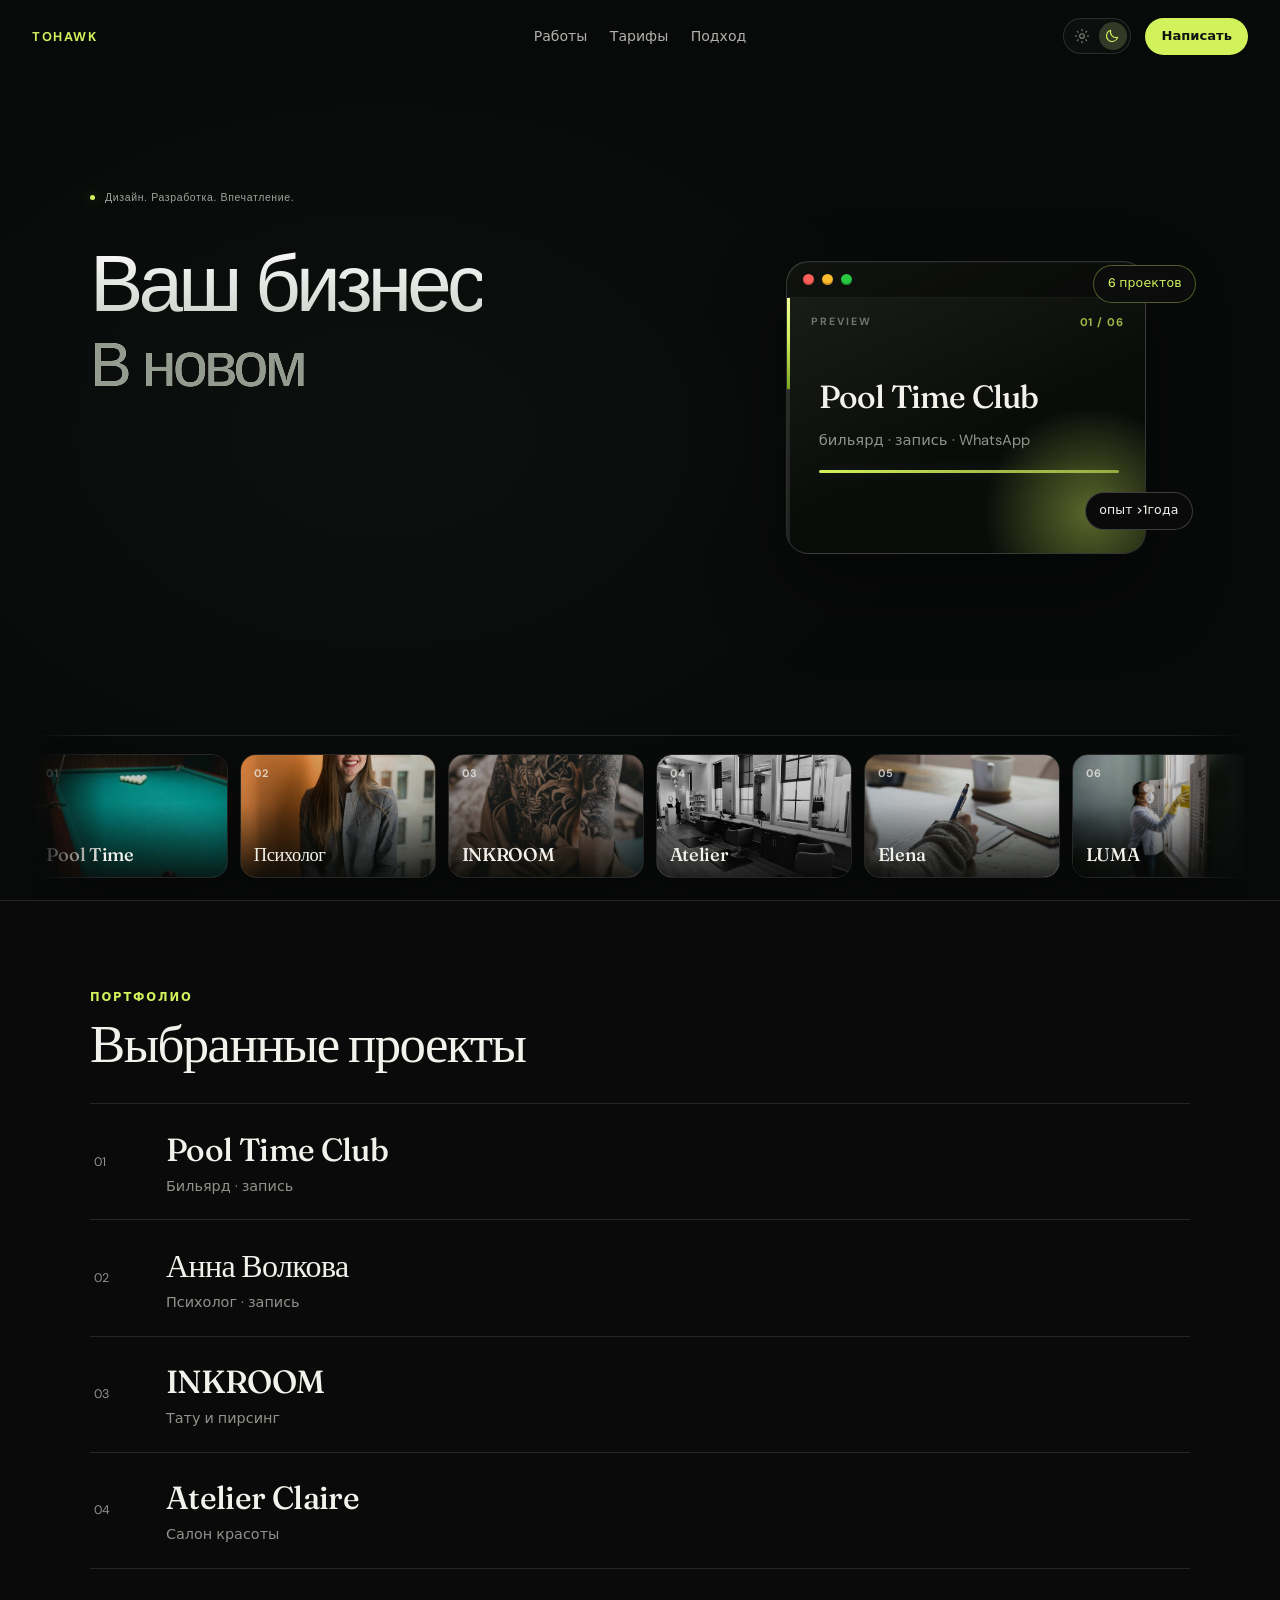
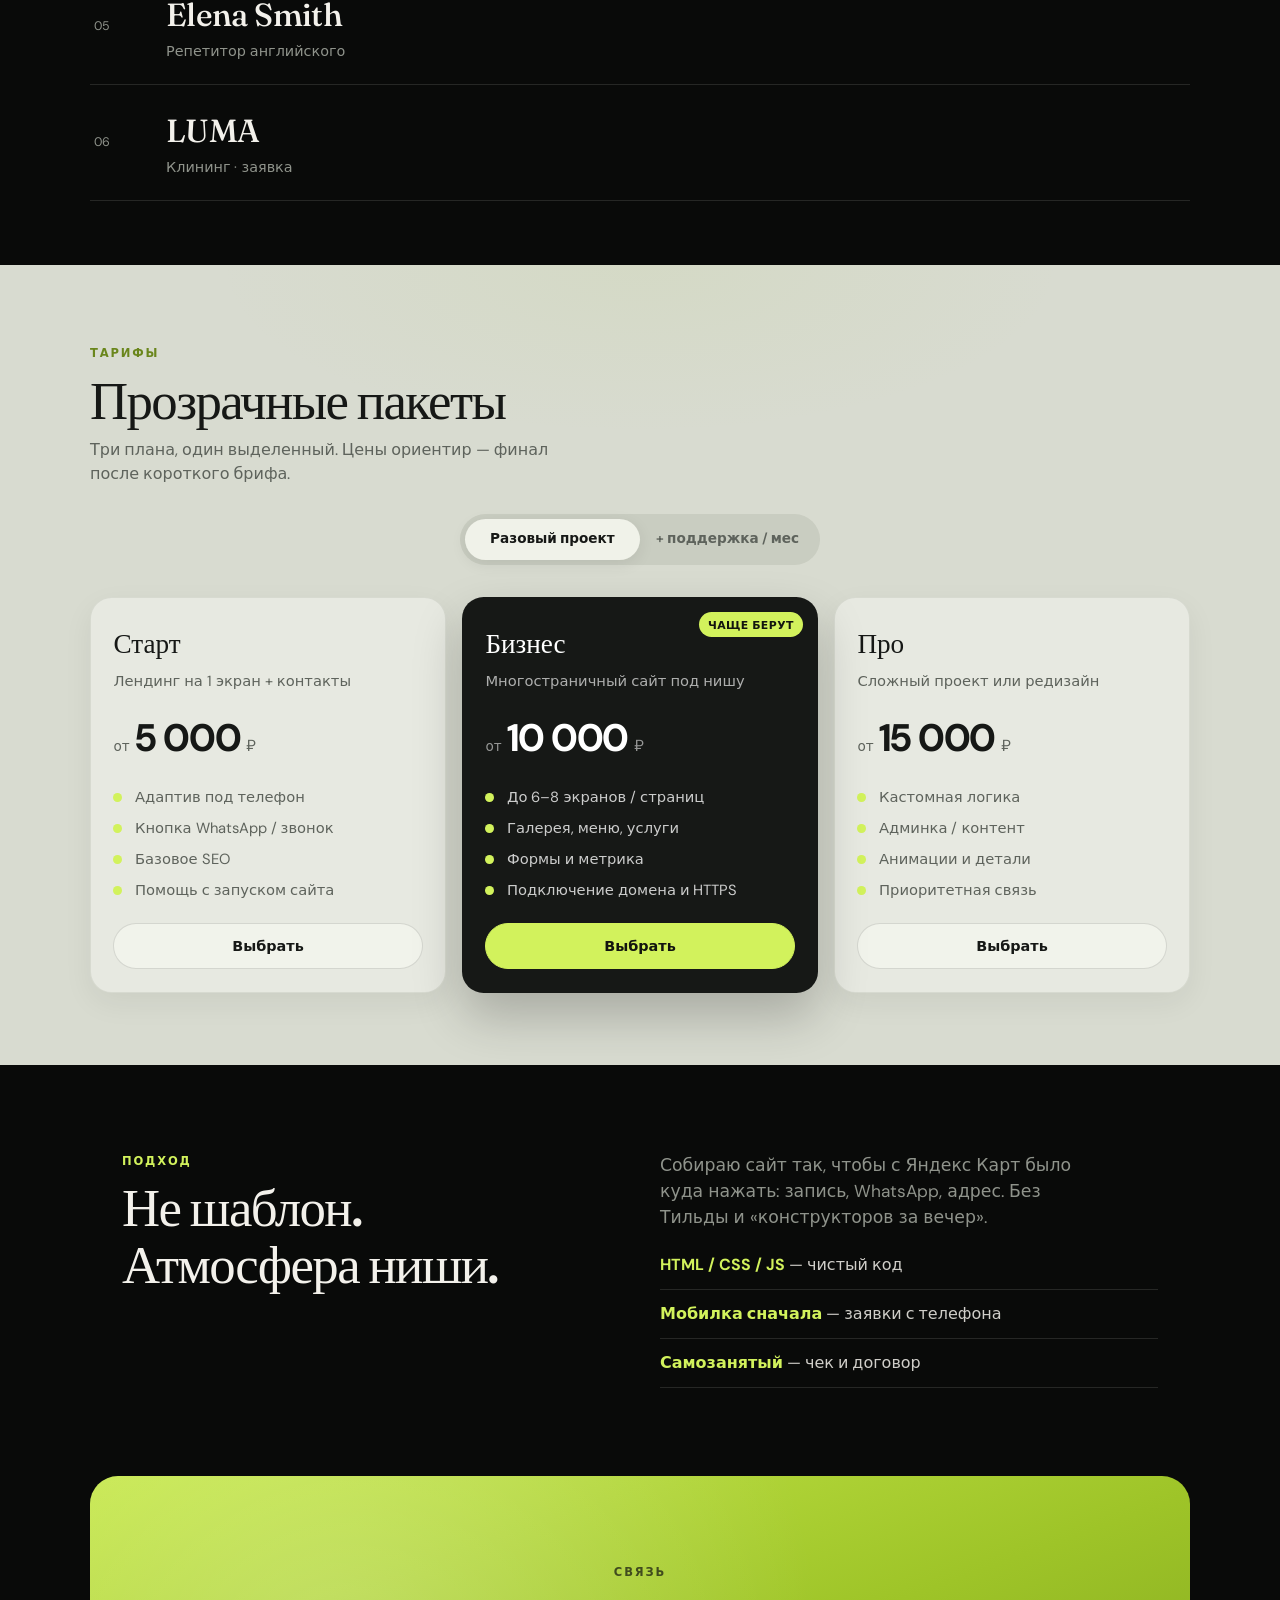
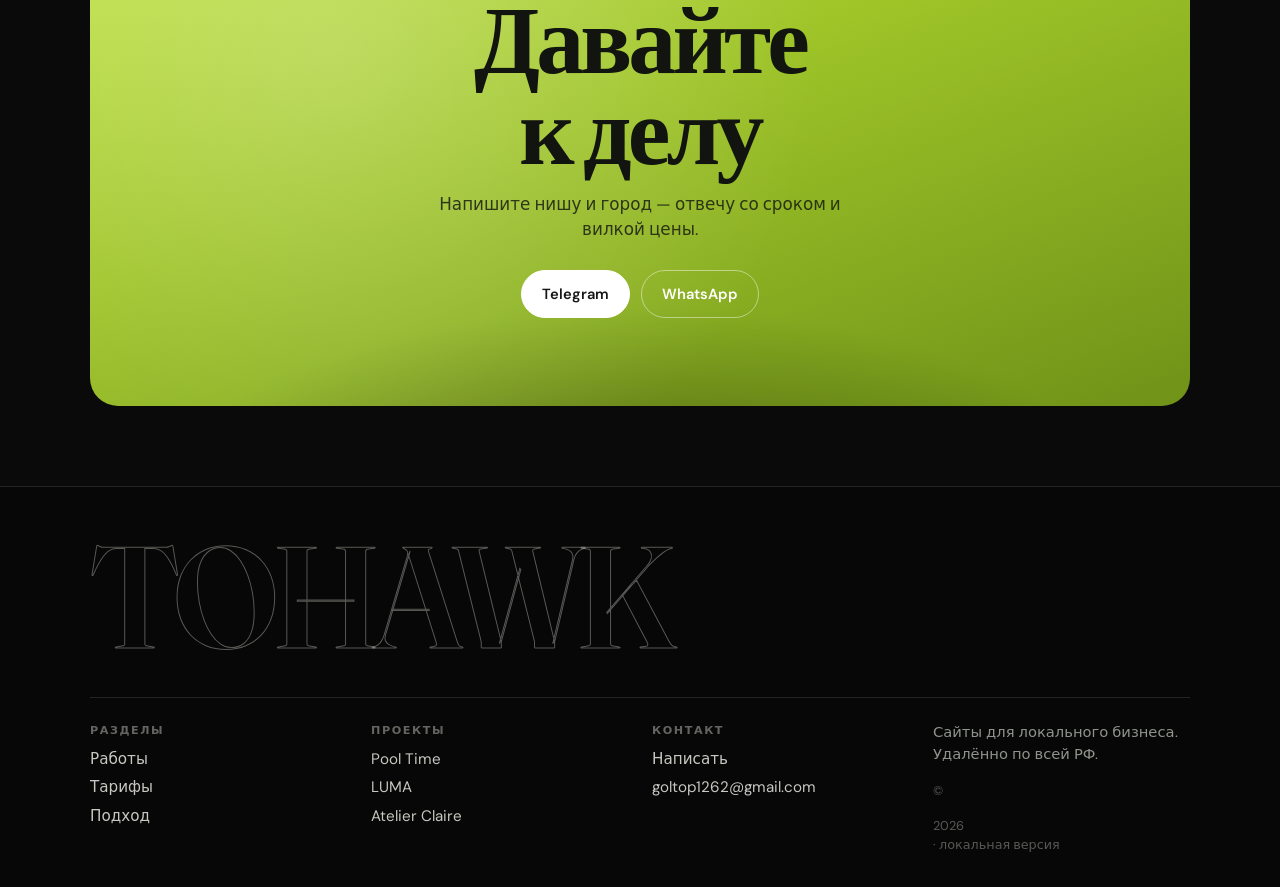
<file: index.html>
<!DOCTYPE html>
<html lang="ru" data-theme="dark">
<head>
  <meta charset="UTF-8" />
  <script>
    try { document.documentElement.dataset.theme = localStorage.getItem('tohawk-theme') === 'light' ? 'light' : 'dark'; } catch (_) {}
  </script>
  <meta name="viewport" content="width=device-width, initial-scale=1" />
  <title>TOHAWK — сайты для локального бизнеса</title>
  <meta name="description" content="Портфолио: лендинги и сайты под ключ на HTML/CSS/JS — без конструкторов." />
  <link rel="preconnect" href="https://fonts.googleapis.com" />
  <link rel="preconnect" href="https://fonts.gstatic.com" crossorigin />
  <link href="https://fonts.googleapis.com/css2?family=DM+Sans:ital,opsz,wght@0,9..40,400;0,9..40,500;0,9..40,600;0,9..40,700;1,9..40,400&family=Fraunces:ital,opsz,wght@0,9..144,500;0,9..144,600;0,9..144,700;1,9..144,500&display=swap" rel="stylesheet" />
  <link rel="stylesheet" href="styles.css?v=logo9" />
  <link rel="stylesheet" href="appearance.css?v=mobile8" />
</head>
<body>
  <div class="site-intro" aria-hidden="true">
    <div class="site-intro__light"></div>
    <div class="site-intro__center">
      <div class="site-intro__logo"><span>T</span><span>O</span><span>H</span><span>A</span><span>W</span><span>K</span></div>
      <div class="site-intro__line"><i></i></div>
      <p>Дизайн, который чувствуется.</p>
    </div>
  </div>
  <div class="progress" aria-hidden="true"><i></i></div>

  <!-- navbar.gallery · static + blur on scroll -->
  <header class="nav" data-nav>
    <a class="nav__logo" href="#top">TOHAWK</a>
    <nav class="nav__center" aria-label="Разделы">
      <a href="#works">Работы</a>
      <a href="#pricing">Тарифы</a>
      <a href="#about">Подход</a>
    </nav>
    <div class="nav__tools">
      <button class="theme-switch" type="button" aria-label="Включить светлую тему" aria-pressed="false" title="Переключить тему">
        <span class="theme-switch__thumb" aria-hidden="true"></span>
        <svg class="theme-switch__sun" width="16" height="16" viewBox="0 0 24 24" fill="none" stroke="currentColor" stroke-width="1.6" stroke-linecap="round" aria-hidden="true"><circle cx="12" cy="12" r="3.5"/><path d="M12 2v2m0 16v2M2 12h2m16 0h2M5 5l1.4 1.4m11.2 11.2L19 19M5 19l1.4-1.4M17.6 6.4L19 5"/></svg>
        <svg class="theme-switch__moon" width="16" height="16" viewBox="0 0 24 24" fill="none" stroke="currentColor" stroke-width="1.6" stroke-linecap="round" stroke-linejoin="round" aria-hidden="true"><path d="M20.5 14A8.5 8.5 0 0 1 10 3.5 8.5 8.5 0 1 0 20.5 14Z"/></svg>
      </button>
      <a class="nav__cta" href="#contact">Написать</a>
      <button class="nav__burger" type="button" aria-label="Меню" aria-expanded="false"><span></span><span></span></button>
    </div>
  </header>

  <div class="drawer" id="drawer" hidden>
    <a href="#works">Работы</a>
    <a href="#pricing">Тарифы</a>
    <a href="#about">Подход</a>
    <a href="#contact">Написать</a>
  </div>

  <main id="top">
    <!-- supahero.io · balanced split + strip -->
    <section class="hero">
      <div class="hero__mesh" aria-hidden="true"></div>
      <div class="hero__layout">
        <div class="hero__copy">
          <p class="hero__eyebrow" data-hero-brand><span class="hero__status" aria-hidden="true"></span>Дизайн. Разработка. Впечатление.</p>
          <h1 class="hero__title" aria-label="Ваш бизнес в новом свете.">
            <span class="hero__word" data-hero-word>Ваш бизнес</span>
            <span class="hero__second-line"><span class="hero__word hero__word--middle" data-hero-word>В новом </span><span class="hero__word hero__word--accent" data-hero-word>свете.</span></span>
          </h1>
          <div class="hero__details" data-hero-fade>
            <span class="hero__detail-line" aria-hidden="true"></span>
            <p class="hero__lead">Превращаю характер вашего бизнеса<br>в сайт, который запоминают.</p>
          </div>
          <div class="hero__actions" data-hero-fade>
            <a class="btn btn--fill" href="#contact">Обсудить проект <span class="hero__arrow" aria-hidden="true">↗</span></a>
            <a class="btn btn--ghost" href="#works">Посмотреть работы <span class="hero__arrow" aria-hidden="true">↗</span></a>
          </div>
          <p class="hero__meta" data-hero-fade><span>Самозанятый</span><span aria-hidden="true">/</span><span>Удалённо по РФ</span><span aria-hidden="true">/</span><span>Опыт &gt;1 года</span></p>
        </div>
        <div class="hero__stage" data-hero-stage aria-hidden="true">
          <div class="hero__frame" data-hero-frame>
            <div class="hero__frame-bar">
              <span class="mac-dot mac-dot--close" aria-hidden="true"></span>
              <span class="mac-dot mac-dot--min" aria-hidden="true"></span>
              <span class="mac-dot mac-dot--max" aria-hidden="true"></span>
            </div>
            <div class="hero__frame-body">
              <div class="hero__progress" aria-hidden="true">
                <i data-hero-progress></i>
              </div>
              <div class="hero__preview-head">
                <p class="hero__preview-tag">Preview</p>
                <p class="hero__preview-num"><span data-hero-slide-count>01</span> / 06</p>
              </div>
              <p class="hero__frame-label" data-hero-slide-label>Pool Time Club</p>
              <p class="hero__frame-sub" data-hero-slide-sub>бильярд · запись · WhatsApp</p>
              <div class="hero__frame-line" aria-hidden="true"></div>
              <div class="hero__frame-glow"></div>
            </div>
          </div>
          <div class="hero__chip hero__chip--a">6 проектов</div>
          <div class="hero__chip hero__chip--b">опыт &gt;1года</div>
        </div>
      </div>

      <div class="hero__strip" data-hero-strip>
        <div class="hero__strip-track">
          <a class="hero__tile" href="works/pooltime/index.html">
            <span class="hero__tile-media" style="background-image:url('works/pooltime/img/gallery/tables-hero.jpg')"></span>
            <span class="hero__tile-veil"></span>
            <span class="hero__tile-idx">01</span>
            <strong class="hero__tile-title">Pool Time</strong>
          </a>
          <a class="hero__tile" href="works/psychologist/index.html">
            <span class="hero__tile-media" style="background-image:url('img/covers/psychologist.jpg')"></span>
            <span class="hero__tile-veil"></span>
            <span class="hero__tile-idx">02</span>
            <strong class="hero__tile-title">Психолог</strong>
          </a>
          <a class="hero__tile" href="works/tattoo-piercing/index.html">
            <span class="hero__tile-media" style="background-image:url('works/tattoo-piercing/img/hero.jpg')"></span>
            <span class="hero__tile-veil"></span>
            <span class="hero__tile-idx">03</span>
            <strong class="hero__tile-title">INKROOM</strong>
          </a>
          <a class="hero__tile" href="works/beauty-salon/index.html">
            <span class="hero__tile-media" style="background-image:url('img/covers/atelier.jpg')"></span>
            <span class="hero__tile-veil"></span>
            <span class="hero__tile-idx">04</span>
            <strong class="hero__tile-title">Atelier</strong>
          </a>
          <a class="hero__tile" href="works/tutor-english/index.html">
            <span class="hero__tile-media" style="background-image:url('img/covers/elena.jpg')"></span>
            <span class="hero__tile-veil"></span>
            <span class="hero__tile-idx">05</span>
            <strong class="hero__tile-title">Elena</strong>
          </a>
          <a class="hero__tile" href="works/cleaning/index.html">
            <span class="hero__tile-media" style="background-image:url('works/cleaning/img/hero.jpg')"></span>
            <span class="hero__tile-veil"></span>
            <span class="hero__tile-idx">06</span>
            <strong class="hero__tile-title">LUMA</strong>
          </a>
          <a class="hero__tile" href="works/pooltime/index.html" tabindex="-1" aria-hidden="true">
            <span class="hero__tile-media" style="background-image:url('works/pooltime/img/gallery/tables-hero.jpg')"></span>
            <span class="hero__tile-veil"></span>
            <span class="hero__tile-idx">01</span>
            <strong class="hero__tile-title">Pool Time</strong>
          </a>
          <a class="hero__tile" href="works/psychologist/index.html" tabindex="-1" aria-hidden="true">
            <span class="hero__tile-media" style="background-image:url('img/covers/psychologist.jpg')"></span>
            <span class="hero__tile-veil"></span>
            <span class="hero__tile-idx">02</span>
            <strong class="hero__tile-title">Психолог</strong>
          </a>
          <a class="hero__tile" href="works/tattoo-piercing/index.html" tabindex="-1" aria-hidden="true">
            <span class="hero__tile-media" style="background-image:url('works/tattoo-piercing/img/hero.jpg')"></span>
            <span class="hero__tile-veil"></span>
            <span class="hero__tile-idx">03</span>
            <strong class="hero__tile-title">INKROOM</strong>
          </a>
          <a class="hero__tile" href="works/beauty-salon/index.html" tabindex="-1" aria-hidden="true">
            <span class="hero__tile-media" style="background-image:url('img/covers/atelier.jpg')"></span>
            <span class="hero__tile-veil"></span>
            <span class="hero__tile-idx">04</span>
            <strong class="hero__tile-title">Atelier</strong>
          </a>
          <a class="hero__tile" href="works/tutor-english/index.html" tabindex="-1" aria-hidden="true">
            <span class="hero__tile-media" style="background-image:url('img/covers/elena.jpg')"></span>
            <span class="hero__tile-veil"></span>
            <span class="hero__tile-idx">05</span>
            <strong class="hero__tile-title">Elena</strong>
          </a>
          <a class="hero__tile" href="works/cleaning/index.html" tabindex="-1" aria-hidden="true">
            <span class="hero__tile-media" style="background-image:url('works/cleaning/img/hero.jpg')"></span>
            <span class="hero__tile-veil"></span>
            <span class="hero__tile-idx">06</span>
            <strong class="hero__tile-title">LUMA</strong>
          </a>
        </div>
      </div>
    </section>

    <!-- works · list rows, not cards -->
    <section class="works" id="works">
      <div class="works__head">
        <p class="eyebrow reveal" data-reveal>Портфолио</p>
        <h2 class="reveal" data-reveal>Выбранные проекты</h2>
      </div>
      <div class="works__list">
        <a class="work-row reveal" data-reveal href="works/pooltime/index.html">
          <span class="work-row__idx">01</span>
          <span class="work-row__body">
            <strong>Pool Time Club</strong>
            <em>Бильярд · запись</em>
          </span>
          <span class="work-row__go" aria-hidden="true">→</span>
        </a>
        <a class="work-row reveal" data-reveal href="works/psychologist/index.html">
          <span class="work-row__idx">02</span>
          <span class="work-row__body">
            <strong>Анна Волкова</strong>
            <em>Психолог · запись</em>
          </span>
          <span class="work-row__go" aria-hidden="true">→</span>
        </a>
        <a class="work-row reveal" data-reveal href="works/tattoo-piercing/index.html">
          <span class="work-row__idx">03</span>
          <span class="work-row__body">
            <strong>INKROOM</strong>
            <em>Тату и пирсинг</em>
          </span>
          <span class="work-row__go" aria-hidden="true">→</span>
        </a>
        <a class="work-row reveal" data-reveal href="works/beauty-salon/index.html">
          <span class="work-row__idx">04</span>
          <span class="work-row__body">
            <strong>Atelier Claire</strong>
            <em>Салон красоты</em>
          </span>
          <span class="work-row__go" aria-hidden="true">→</span>
        </a>
        <a class="work-row reveal" data-reveal href="works/tutor-english/index.html">
          <span class="work-row__idx">05</span>
          <span class="work-row__body">
            <strong>Elena Smith</strong>
            <em>Репетитор английского</em>
          </span>
          <span class="work-row__go" aria-hidden="true">→</span>
        </a>
        <a class="work-row reveal" data-reveal href="works/cleaning/index.html">
          <span class="work-row__idx">06</span>
          <span class="work-row__body">
            <strong>LUMA</strong>
            <em>Клининг · заявка</em>
          </span>
          <span class="work-row__go" aria-hidden="true">→</span>
        </a>
      </div>
    </section>

    <!-- pricingpages.design · Apple — оставляем как было -->
    <section class="pricing" id="pricing">
      <div class="section-head section-head--light">
        <p class="eyebrow">Тарифы</p>
        <h2>Прозрачные пакеты</h2>
        <p class="section-lead">Три плана, один выделенный. Цены ориентир — финал после короткого брифа.</p>
      </div>
      <div class="pricing__toggle" role="group" aria-label="Период">
        <button type="button" class="is-on" data-period="once">Разовый проект</button>
        <button type="button" data-period="support">+ поддержка / мес</button>
      </div>
      <div class="pricing__grid">
        <article class="plan reveal" data-reveal>
          <h3>Старт</h3>
          <p class="plan__desc">Лендинг на 1 экран + контакты</p>
          <p class="plan__price" data-once="5 000" data-support="3 000"><span>от</span> <strong>5 000</strong> <em>₽</em></p>
          <ul>
            <li>Адаптив под телефон</li>
            <li>Кнопка WhatsApp / звонок</li>
            <li>Базовое SEO</li>
            <li>Помощь с запуском сайта</li>
          </ul>
          <a class="plan__btn" href="#contact">Выбрать</a>
        </article>
        <article class="plan plan--featured reveal" data-reveal>
          <p class="plan__badge">Чаще берут</p>
          <h3>Бизнес</h3>
          <p class="plan__desc">Многостраничный сайт под нишу</p>
          <p class="plan__price" data-once="10 000" data-support="6 000"><span>от</span> <strong>10 000</strong> <em>₽</em></p>
          <ul>
            <li>До 6–8 экранов / страниц</li>
            <li>Галерея, меню, услуги</li>
            <li>Формы и метрика</li>
            <li>Подключение домена и HTTPS</li>
          </ul>
          <a class="plan__btn plan__btn--solid" href="#contact">Выбрать</a>
        </article>
        <article class="plan reveal" data-reveal>
          <h3>Про</h3>
          <p class="plan__desc">Сложный проект или редизайн</p>
          <p class="plan__price" data-once="15 000" data-support="10 000"><span>от</span> <strong>15 000</strong> <em>₽</em></p>
          <ul>
            <li>Кастомная логика</li>
            <li>Админка / контент</li>
            <li>Анимации и детали</li>
            <li>Приоритетная связь</li>
          </ul>
          <a class="plan__btn" href="#contact">Выбрать</a>
        </article>
      </div>
    </section>

    <section class="about" id="about">
      <div class="about__left">
        <p class="eyebrow reveal" data-reveal>Подход</p>
        <h2 class="reveal" data-reveal>Не шаблон.<br />Атмосфера ниши.</h2>
      </div>
      <div class="about__right reveal" data-reveal>
        <p>Собираю сайт так, чтобы с Яндекс Карт было куда нажать: запись, WhatsApp, адрес. Без Тильды и «конструкторов за вечер».</p>
        <ul>
          <li><strong>HTML / CSS / JS</strong> — чистый код</li>
          <li><strong>Мобилка сначала</strong> — заявки с телефона</li>
          <li><strong>Самозанятый</strong> — чек и договор</li>
        </ul>
      </div>
    </section>

    <!-- cta.gallery · bold full-bleed CTA -->
    <section class="cta" id="contact">
      <div class="cta__stage reveal" data-reveal>
        <p class="cta__kicker">Связь</p>
        <h2>Давайте<br />к делу</h2>
        <p class="cta__sub">Напишите нишу и город — отвечу со сроком и вилкой цены.</p>
        <div class="cta__actions">
          <a class="btn btn--light" href="https://t.me/spel21" target="_blank" rel="noopener">Telegram</a>
          <a class="btn btn--outline-light" href="https://wa.me/79891846161" target="_blank" rel="noopener">WhatsApp</a>
        </div>
      </div>
    </section>
  </main>

  <!-- footer.design · large type + grid -->
  <footer class="footer">
    <a class="footer__mega" href="#top" data-footer-mega>TOHAWK</a>
    <div class="footer__grid">
      <div>
        <p>Разделы</p>
        <a href="#works">Работы</a>
        <a href="#pricing">Тарифы</a>
        <a href="#about">Подход</a>
      </div>
      <div>
        <p>Проекты</p>
        <a href="works/pooltime/index.html">Pool Time</a>
        <a href="works/cleaning/index.html">LUMA</a>
        <a href="works/beauty-salon/index.html">Atelier Claire</a>
      </div>
      <div>
        <p>Контакт</p>
        <a href="#contact">Написать</a>
        <a href="mailto:goltop1262@gmail.com">goltop1262@gmail.com</a>
      </div>
      <div class="footer__note">
        <p>Сайты для локального бизнеса.<br />Удалённо по всей РФ.</p>
        <span>© <span id="year">2026</span> · локальная версия</span>
      </div>
    </div>
  </footer>

  <script src="script.js?v=glow11"></script>
</body>
</html>
</file>
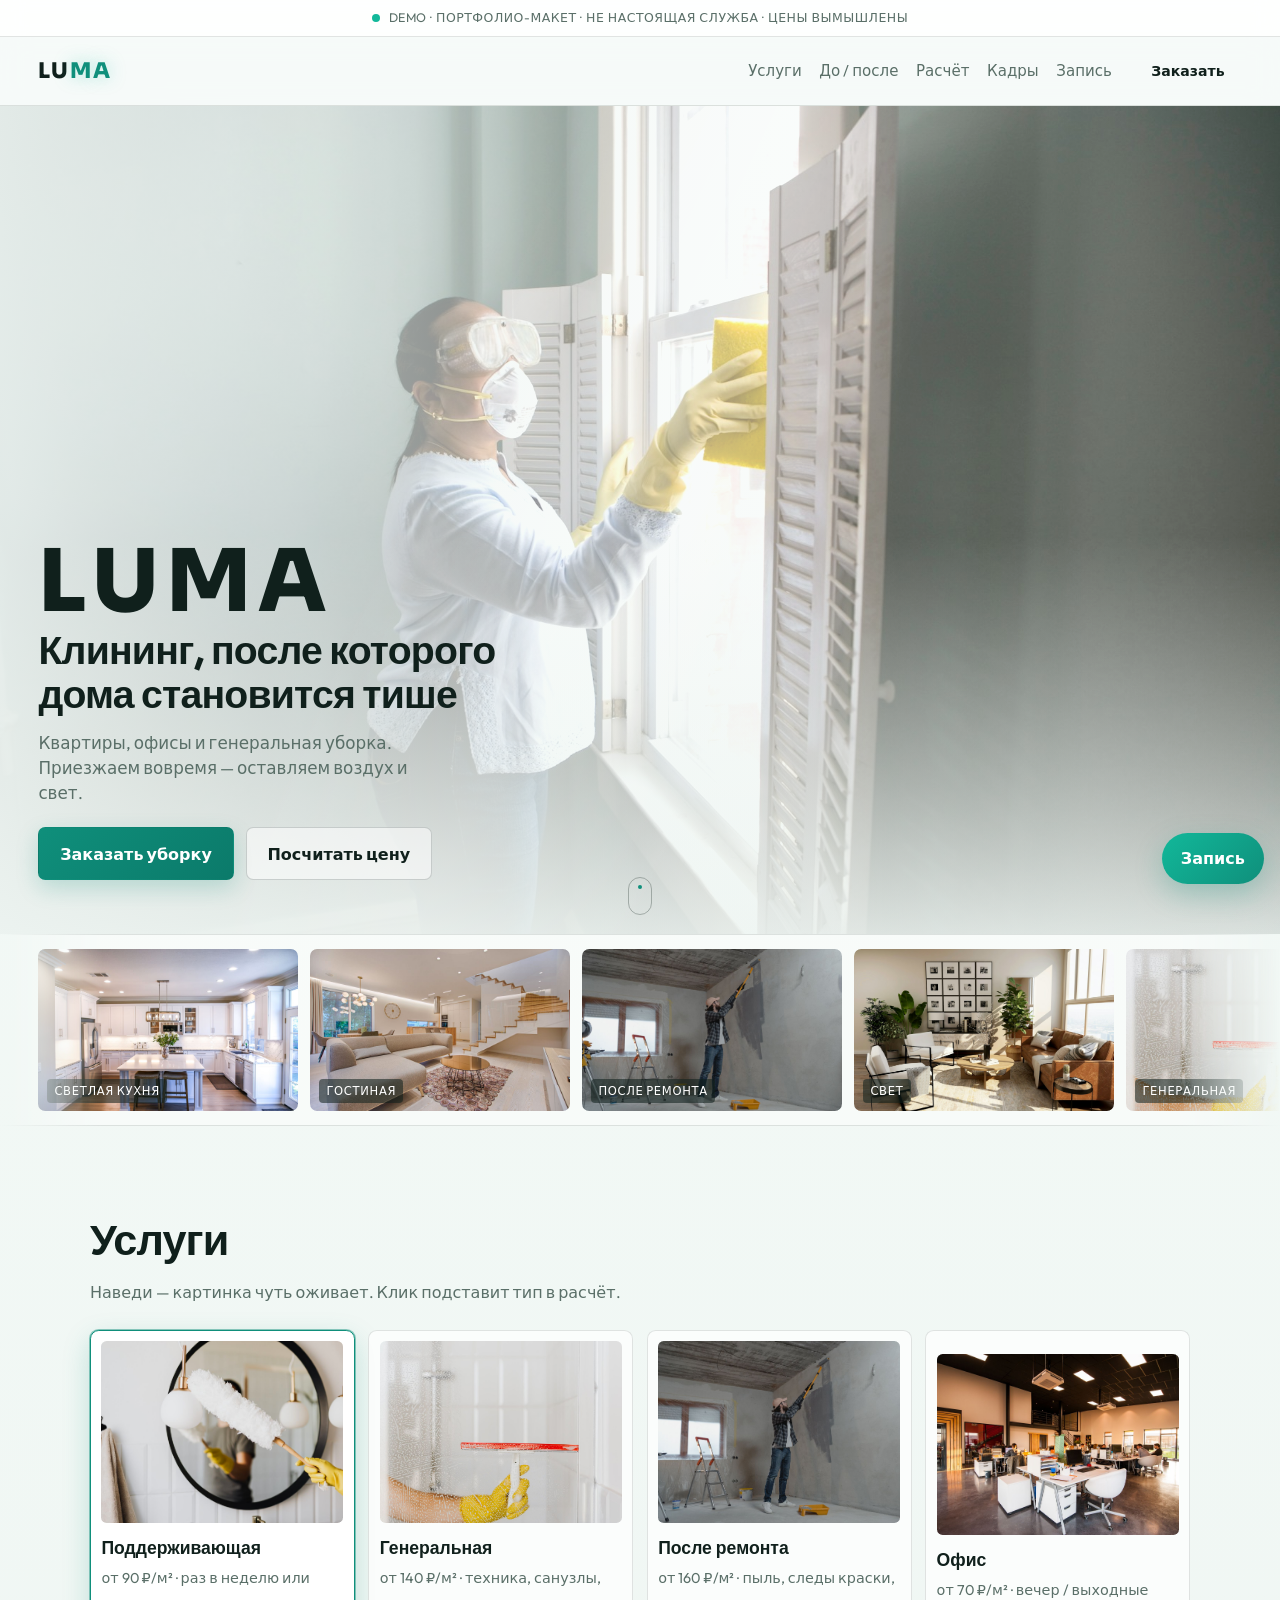
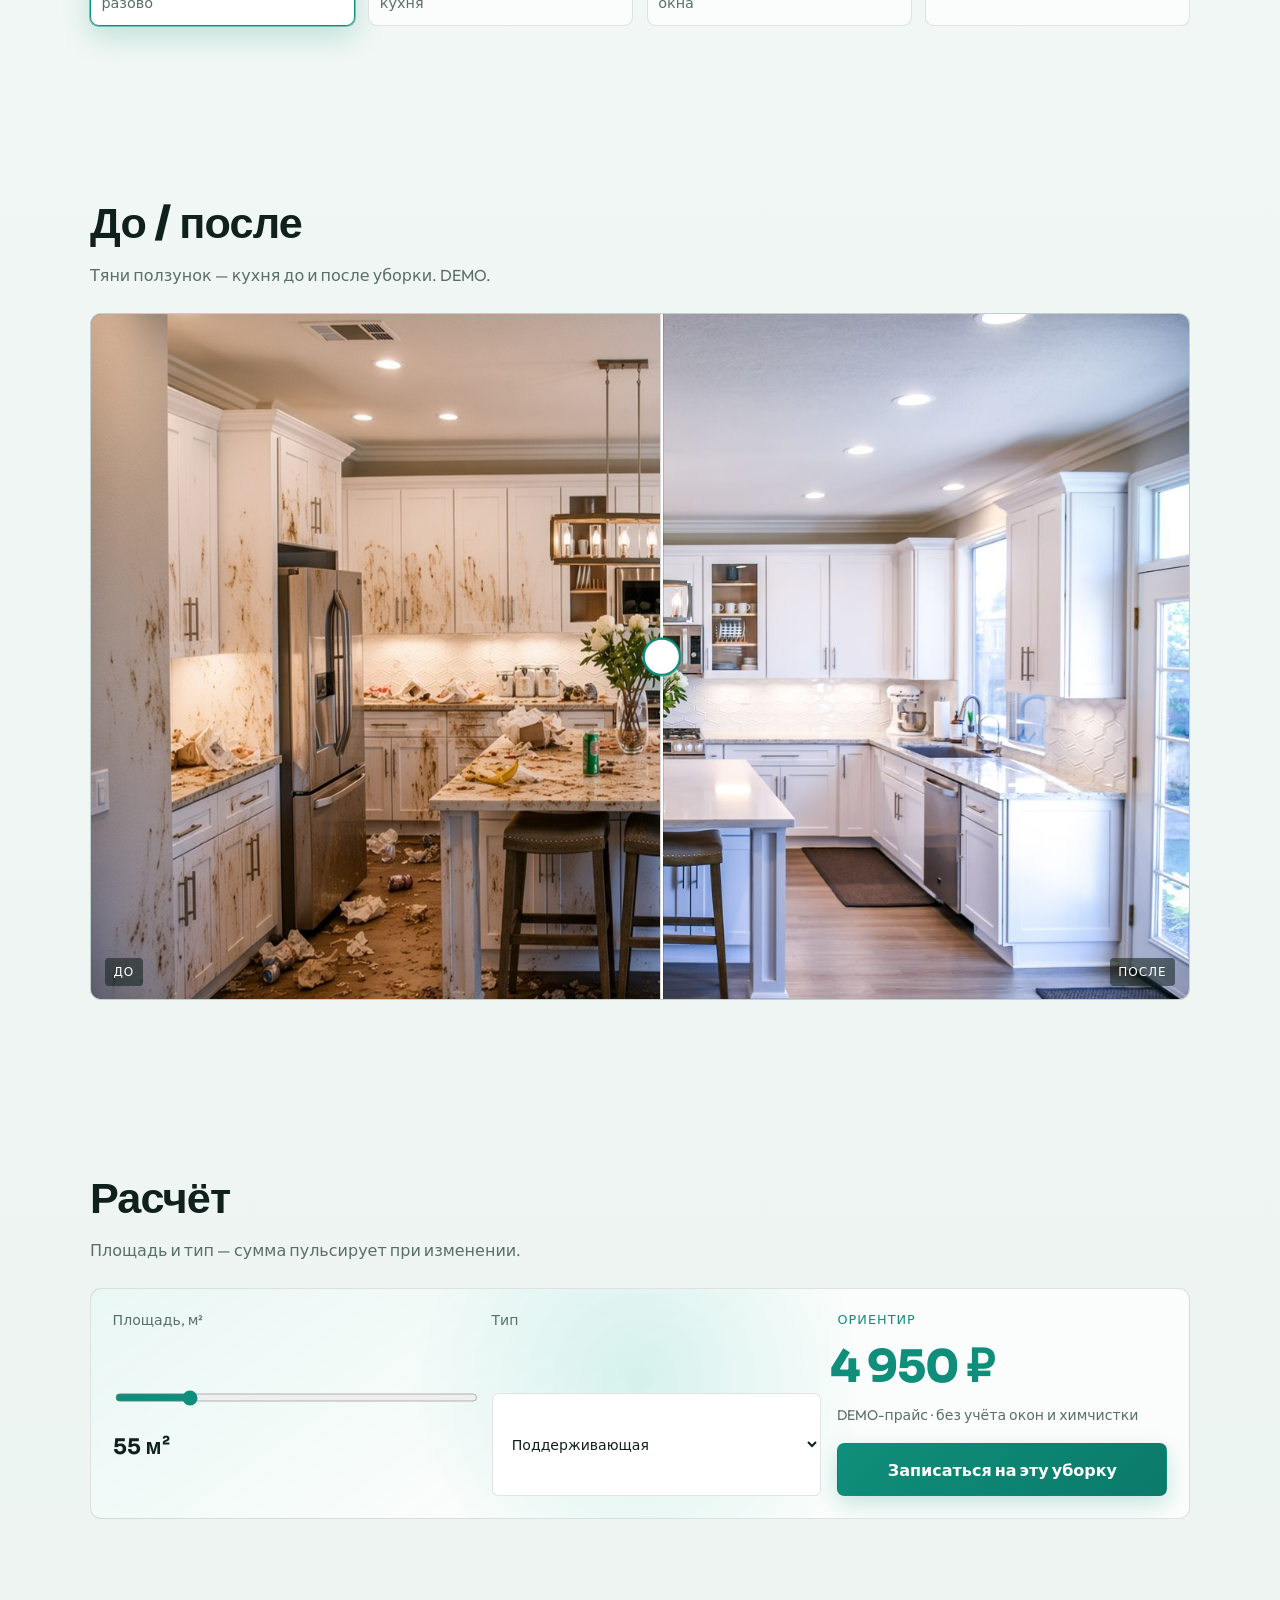
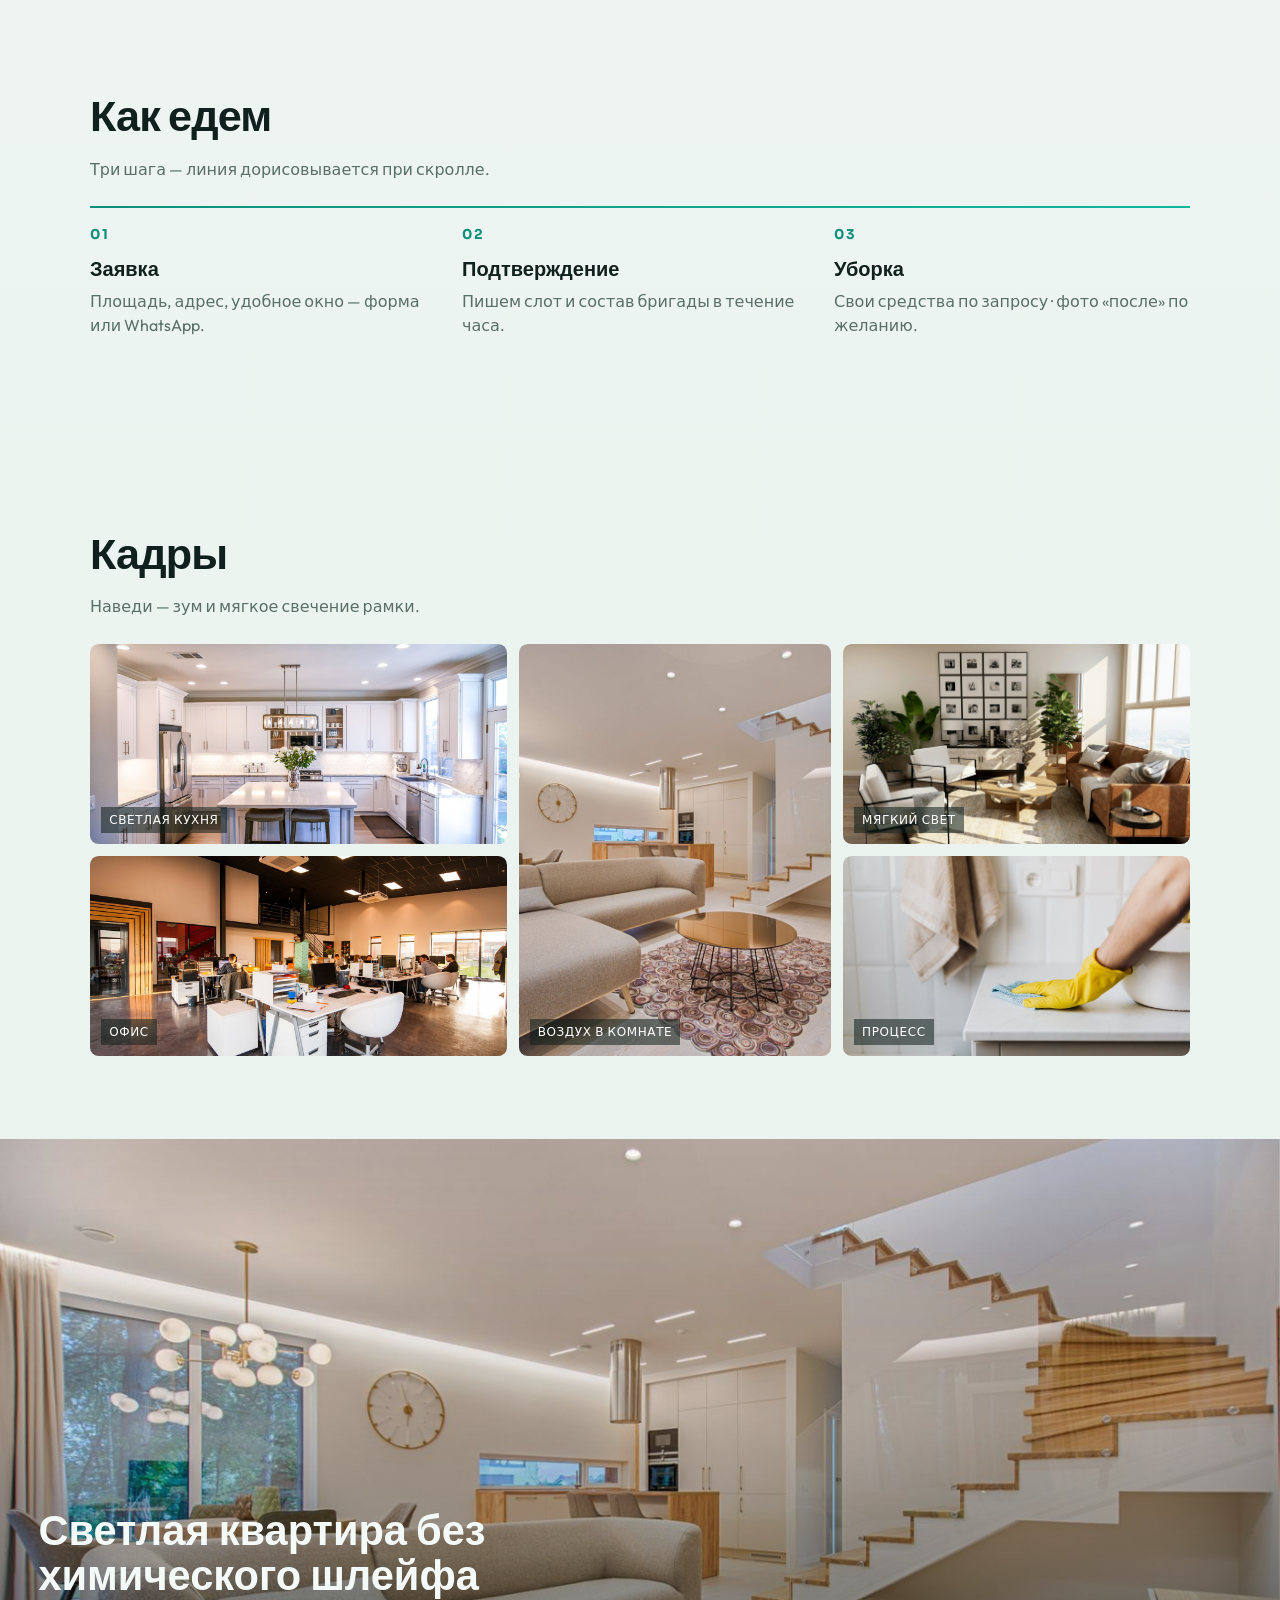
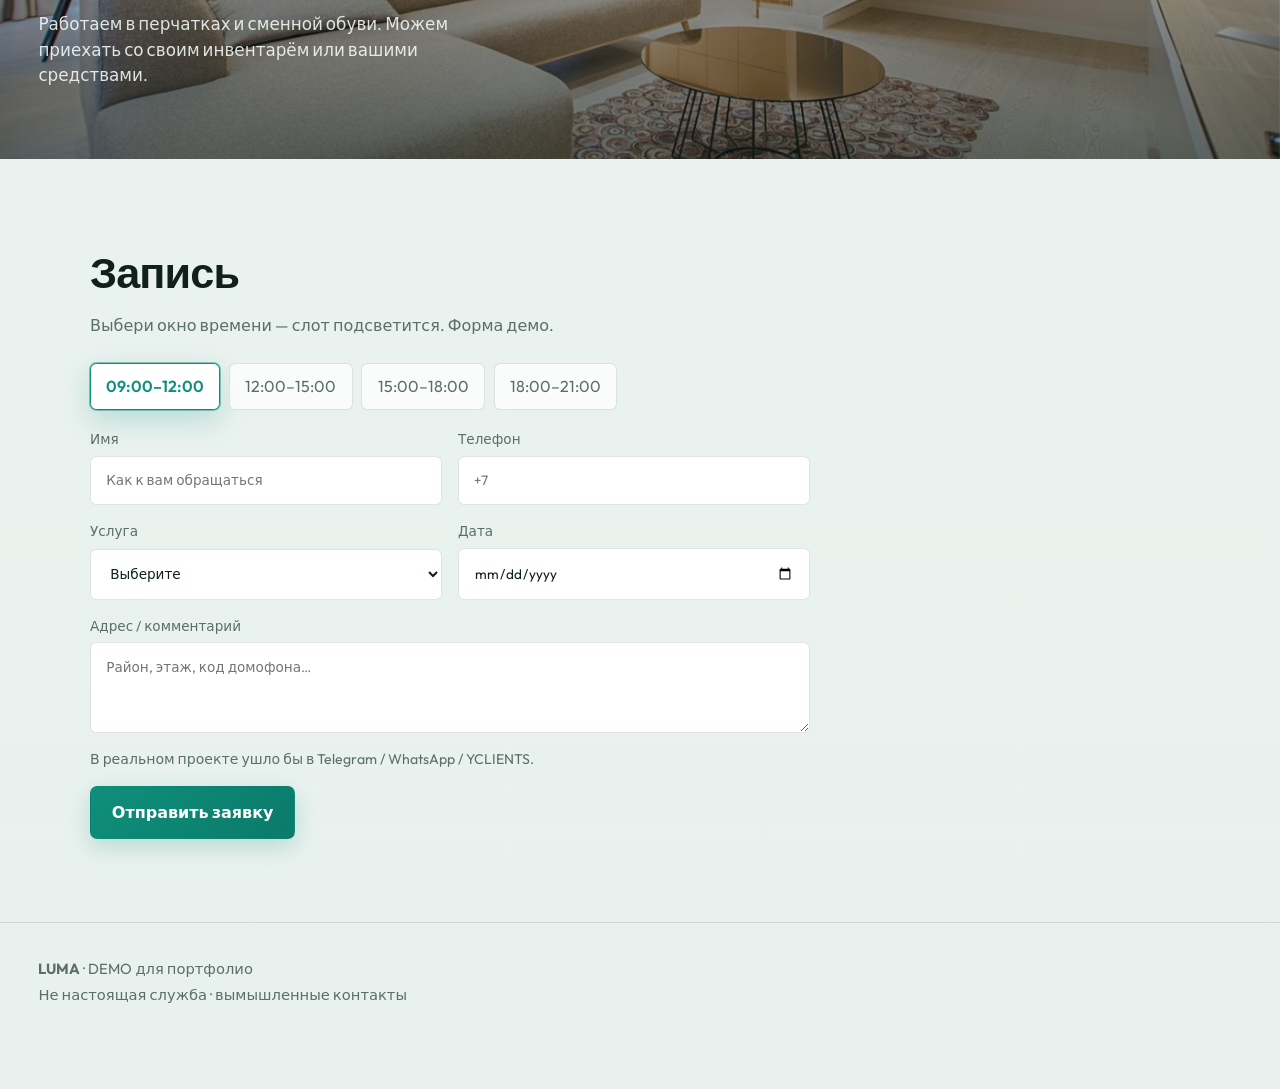
<file: works/cleaning/index.html>
<!DOCTYPE html>
<html lang="ru">
<head>
  <meta charset="UTF-8" />
  <meta name="viewport" content="width=device-width, initial-scale=1" />
  <title>LUMA — клининг · DEMO</title>
  <meta name="description" content="Демо-сайт клининговой службы: услуги, расчёт, запись." />
  <link rel="preconnect" href="https://fonts.googleapis.com" />
  <link rel="preconnect" href="https://fonts.gstatic.com" crossorigin />
  <link href="https://fonts.googleapis.com/css2?family=Outfit:wght@400;500;600;700;800&family=Sora:wght@600;700;800&display=swap" rel="stylesheet" />
  <link rel="stylesheet" href="styles.css" />
</head>
<body>
  <div class="ambient" aria-hidden="true">
    <span class="orb orb--a"></span>
    <span class="orb orb--b"></span>
    <span class="orb orb--c"></span>
  </div>

  <div class="demo-bar" role="status">
    <span class="demo-bar__dot" aria-hidden="true"></span>
    DEMO · Портфолио-макет · Не настоящая служба · Цены вымышлены
  </div>

  <header class="top">
    <a class="logo" href="#top">LU<em>MA</em></a>
    <nav class="nav" id="nav">
      <a href="#services">Услуги</a>
      <a href="#compare">До / после</a>
      <a href="#calc">Расчёт</a>
      <a href="#gallery">Кадры</a>
      <a href="#book">Запись</a>
    </nav>
    <a class="btn btn--nav glow-btn" href="#book" data-glow>Заказать</a>
    <button class="nav-toggle" type="button" aria-label="Меню" aria-expanded="false"><span></span></button>
  </header>

  <main id="top">
    <section class="hero">
      <div class="hero__media" aria-hidden="true">
        <img src="img/hero.jpg" alt="" width="1800" height="1200" />
        <div class="hero__scrim"></div>
        <div class="hero__shine"></div>
      </div>
      <div class="hero__copy">
        <p class="brand" data-split>LUMA</p>
        <h1 class="hero__title">Клининг, после которого дома становится тише</h1>
        <p class="lead">Квартиры, офисы и генеральная уборка. Приезжаем вовремя — оставляем воздух и свет.</p>
        <div class="actions">
          <a class="btn btn--primary glow-btn" href="#book" data-glow>Заказать уборку</a>
          <a class="btn btn--ghost glow-btn" href="#calc" data-glow>Посчитать цену</a>
        </div>
      </div>
      <a class="scroll-hint" href="#services" aria-label="Дальше">
        <span></span>
      </a>
    </section>

    <div class="marquee" aria-hidden="true">
      <div class="marquee__track">
        <figure><img src="img/kitchen-final.jpg" alt="" /><figcaption>Светлая кухня</figcaption></figure>
        <figure><img src="img/living-final.jpg" alt="" /><figcaption>Гостиная</figcaption></figure>
        <figure><img src="img/reno-final.jpg" alt="" /><figcaption>После ремонта</figcaption></figure>
        <figure><img src="img/light-final.jpg" alt="" /><figcaption>Свет</figcaption></figure>
        <figure><img src="img/deep-final.jpg" alt="" /><figcaption>Генеральная</figcaption></figure>
        <figure><img src="img/office-final.jpg" alt="" /><figcaption>Офис</figcaption></figure>
        <figure><img src="img/kitchen-final.jpg" alt="" /><figcaption>Светлая кухня</figcaption></figure>
        <figure><img src="img/living-final.jpg" alt="" /><figcaption>Гостиная</figcaption></figure>
        <figure><img src="img/reno-final.jpg" alt="" /><figcaption>После ремонта</figcaption></figure>
        <figure><img src="img/light-final.jpg" alt="" /><figcaption>Свет</figcaption></figure>
        <figure><img src="img/deep-final.jpg" alt="" /><figcaption>Генеральная</figcaption></figure>
        <figure><img src="img/office-final.jpg" alt="" /><figcaption>Офис</figcaption></figure>
      </div>
    </div>

    <section class="services wrap" id="services">
      <div class="section-head reveal">
        <h2>Услуги</h2>
        <p>Наведи — картинка чуть оживает. Клик подставит тип в расчёт.</p>
      </div>
      <div class="svc-grid" id="svc-grid">
        <button type="button" class="svc is-on glow-btn reveal" data-svc="regular" data-price="90" data-glow>
          <span class="svc__media"><img src="img/regular-final.jpg" alt="" loading="lazy" /></span>
          <strong>Поддерживающая</strong>
          <span>от 90 ₽/м² · раз в неделю или разово</span>
        </button>
        <button type="button" class="svc glow-btn reveal" data-svc="deep" data-price="140" data-glow>
          <span class="svc__media"><img src="img/deep-final.jpg" alt="" loading="lazy" /></span>
          <strong>Генеральная</strong>
          <span>от 140 ₽/м² · техника, санузлы, кухня</span>
        </button>
        <button type="button" class="svc glow-btn reveal" data-svc="after" data-price="160" data-glow>
          <span class="svc__media"><img src="img/reno-final.jpg" alt="" loading="lazy" /></span>
          <strong>После ремонта</strong>
          <span>от 160 ₽/м² · пыль, следы краски, окна</span>
        </button>
        <button type="button" class="svc glow-btn reveal" data-svc="office" data-price="70" data-glow>
          <span class="svc__media"><img src="img/office-final.jpg" alt="" loading="lazy" /></span>
          <strong>Офис</strong>
          <span>от 70 ₽/м² · вечер / выходные</span>
        </button>
      </div>
    </section>

    <section class="compare wrap" id="compare">
      <div class="section-head reveal">
        <h2>До / после</h2>
        <p>Тяни ползунок — кухня до и после уборки. DEMO.</p>
      </div>
      <div class="compare-stage reveal" id="compare-stage">
        <img class="compare__after" src="img/after.jpg" alt="После уборки" />
        <div class="compare__before" id="compare-before" style="--pos: 52%">
          <img src="img/before.jpg" alt="До уборки" />
        </div>
        <input class="compare__range" id="compare-range" type="range" min="4" max="96" value="52" aria-label="Сравнить до и после" />
        <span class="compare__tag compare__tag--before">До</span>
        <span class="compare__tag compare__tag--after">После</span>
        <span class="compare__handle" aria-hidden="true"></span>
      </div>
    </section>

    <section class="calc wrap" id="calc">
      <div class="section-head reveal">
        <h2>Расчёт</h2>
        <p>Площадь и тип — сумма пульсирует при изменении.</p>
      </div>
      <div class="calc-board reveal" id="calc-board">
        <div class="calc-board__spot" aria-hidden="true"></div>
        <label class="field">
          <span>Площадь, м²</span>
          <input id="area" type="range" min="20" max="200" value="55" />
          <output id="area-out">55 м²</output>
        </label>
        <label class="field">
          <span>Тип</span>
          <select id="calc-type">
            <option value="90" data-svc="regular">Поддерживающая</option>
            <option value="140" data-svc="deep">Генеральная</option>
            <option value="160" data-svc="after">После ремонта</option>
            <option value="70" data-svc="office">Офис</option>
          </select>
        </label>
        <div class="calc-sum">
          <p class="calc-sum__label">Ориентир</p>
          <p class="calc-sum__value" id="sum">4 950 ₽</p>
          <p class="calc-sum__note">DEMO-прайс · без учёта окон и химчистки</p>
          <a class="btn btn--primary glow-btn" href="#book" data-glow>Записаться на эту уборку</a>
        </div>
      </div>
    </section>

    <section class="flow wrap" id="flow">
      <div class="section-head reveal">
        <h2>Как едем</h2>
        <p>Три шага — линия дорисовывается при скролле.</p>
      </div>
      <ol class="steps" id="steps">
        <li class="reveal"><span>01</span><div><h3>Заявка</h3><p>Площадь, адрес, удобное окно — форма или WhatsApp.</p></div></li>
        <li class="reveal"><span>02</span><div><h3>Подтверждение</h3><p>Пишем слот и состав бригады в течение часа.</p></div></li>
        <li class="reveal"><span>03</span><div><h3>Уборка</h3><p>Свои средства по запросу · фото «после» по желанию.</p></div></li>
      </ol>
    </section>

    <section class="gallery wrap" id="gallery">
      <div class="section-head reveal">
        <h2>Кадры</h2>
        <p>Наведи — зум и мягкое свечение рамки.</p>
      </div>
      <div class="mosaic">
        <button type="button" class="shot reveal" data-full="img/kitchen-final.jpg"><img src="img/kitchen-final.jpg" alt="Светлая кухня" loading="lazy" /><span>Светлая кухня</span></button>
        <button type="button" class="shot shot--tall reveal" data-full="img/living-final.jpg"><img src="img/living-final.jpg" alt="Светлая гостиная" loading="lazy" /><span>Воздух в комнате</span></button>
        <button type="button" class="shot reveal" data-full="img/light-final.jpg"><img src="img/light-final.jpg" alt="Мягкий свет" loading="lazy" /><span>Мягкий свет</span></button>
        <button type="button" class="shot reveal" data-full="img/office-final.jpg"><img src="img/office-final.jpg" alt="Офис" loading="lazy" /><span>Офис</span></button>
        <button type="button" class="shot reveal" data-full="img/process-final.jpg"><img src="img/process-final.jpg" alt="Процесс уборки" loading="lazy" /><span>Процесс</span></button>
      </div>
    </section>

    <section class="about">
      <div class="about__media" aria-hidden="true">
        <img src="img/living-final.jpg" alt="" loading="lazy" data-parallax />
      </div>
      <div class="about__copy reveal">
        <h2>Светлая квартира без химического шлейфа</h2>
        <p>Работаем в перчатках и сменной обуви. Можем приехать со своим инвентарём или вашими средствами.</p>
      </div>
    </section>

    <section class="book wrap" id="book">
      <div class="section-head reveal">
        <h2>Запись</h2>
        <p>Выбери окно времени — слот подсветится. Форма демо.</p>
      </div>
      <div class="slots reveal" id="slots" role="listbox" aria-label="Окно времени">
        <button type="button" class="slot is-on" data-slot="09:00–12:00">09:00–12:00</button>
        <button type="button" class="slot" data-slot="12:00–15:00">12:00–15:00</button>
        <button type="button" class="slot" data-slot="15:00–18:00">15:00–18:00</button>
        <button type="button" class="slot" data-slot="18:00–21:00">18:00–21:00</button>
      </div>
      <form class="book-form reveal" id="book-form" novalidate>
        <input type="hidden" name="slot" id="book-slot" value="09:00–12:00" />
        <label>
          <span>Имя</span>
          <input name="name" type="text" required autocomplete="name" placeholder="Как к вам обращаться" />
        </label>
        <label>
          <span>Телефон</span>
          <input name="phone" type="tel" required autocomplete="tel" placeholder="+7" />
        </label>
        <label>
          <span>Услуга</span>
          <select name="service" id="book-service" required>
            <option value="">Выберите</option>
            <option value="regular">Поддерживающая</option>
            <option value="deep">Генеральная</option>
            <option value="after">После ремонта</option>
            <option value="office">Офис</option>
          </select>
        </label>
        <label>
          <span>Дата</span>
          <input name="date" type="date" required />
        </label>
        <label class="full">
          <span>Адрес / комментарий</span>
          <textarea name="note" rows="3" placeholder="Район, этаж, код домофона…"></textarea>
        </label>
        <p class="form-note">В реальном проекте ушло бы в Telegram / WhatsApp / YCLIENTS.</p>
        <button class="btn btn--primary glow-btn btn--submit" type="submit" data-glow>Отправить заявку</button>
        <p class="form-ok" id="form-ok" hidden>Готово. Слот и заявка ушли бы мастеру.</p>
      </form>
    </section>
  </main>

  <footer class="foot">
    <p><strong>LUMA</strong> · DEMO для портфолио</p>
    <p>Не настоящая служба · вымышленные контакты</p>
  </footer>

  <div class="lightbox" id="lightbox" hidden>
    <button type="button" class="lightbox__close" aria-label="Закрыть">×</button>
    <img id="lightbox-img" alt="" />
  </div>

  <a class="float-cta glow-btn" href="#book" data-glow>Запись</a>

  <script src="script.js"></script>
</body>
</html>
</file>
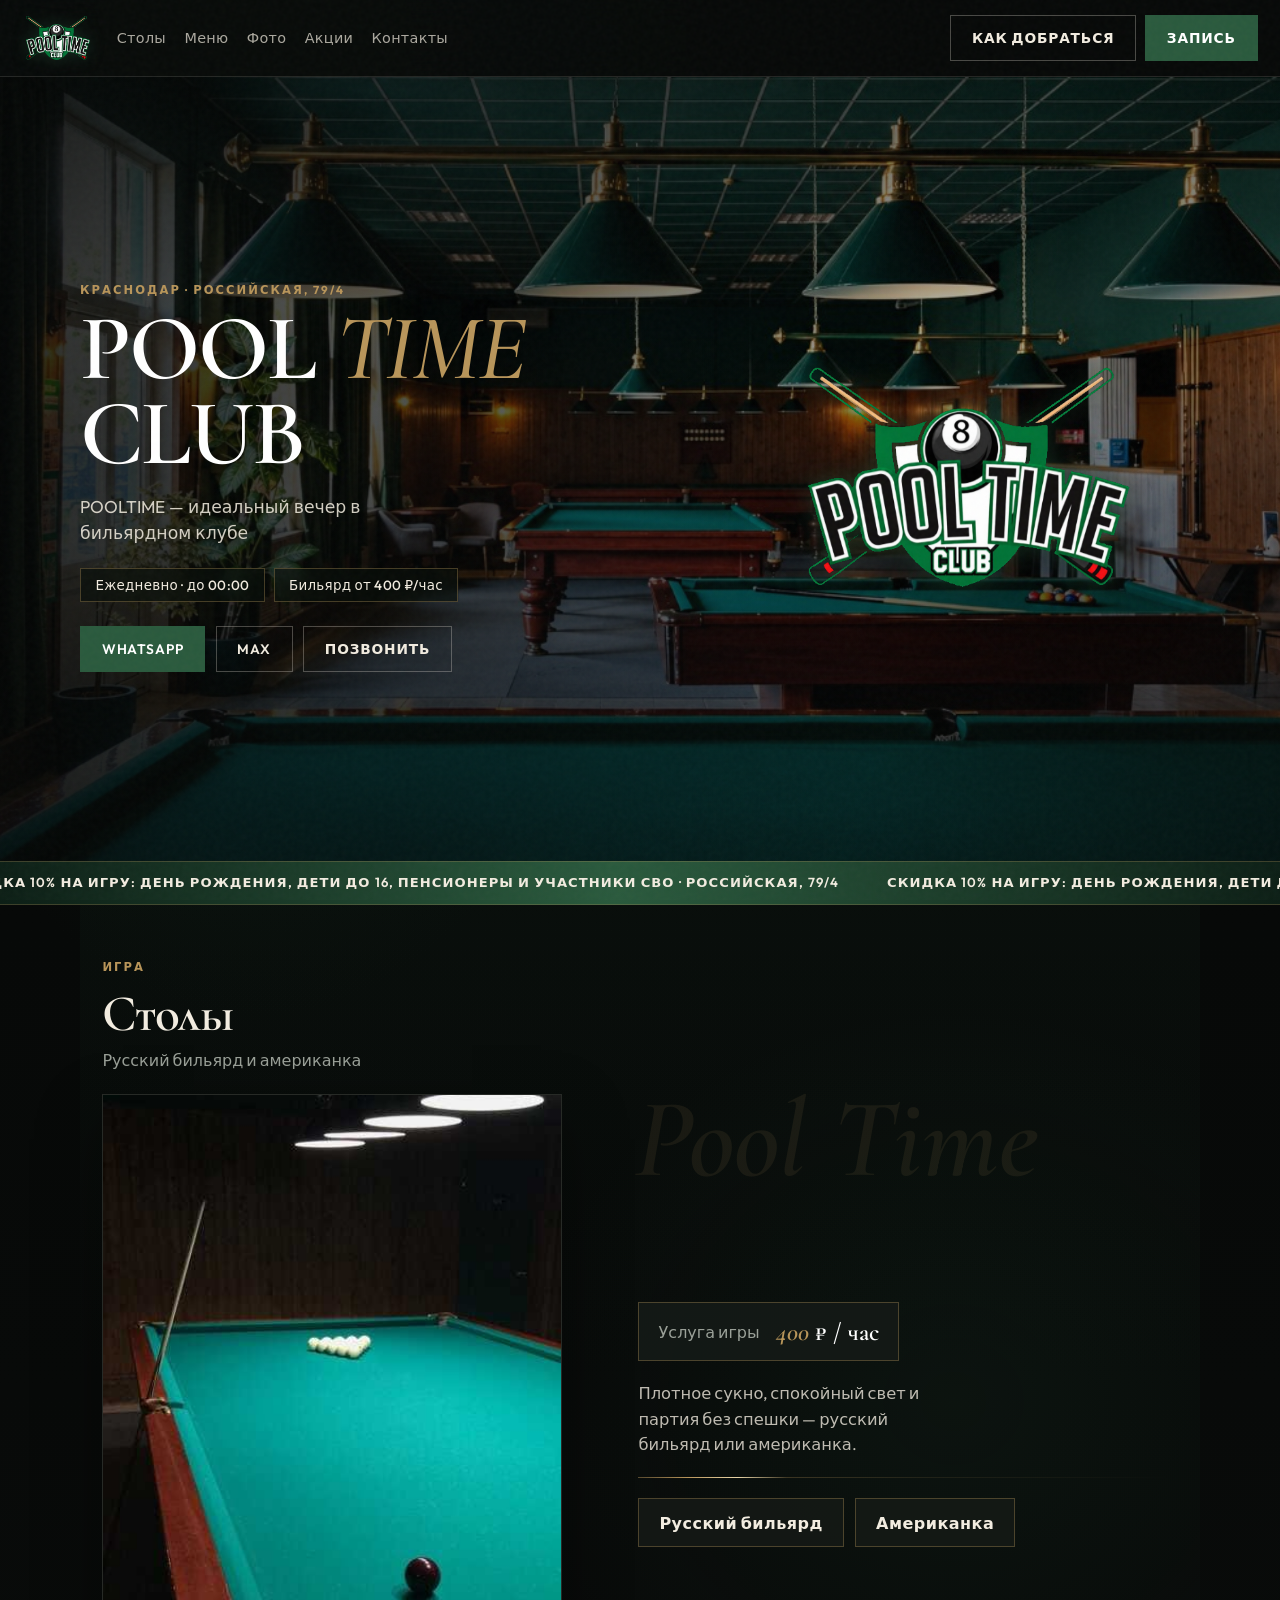
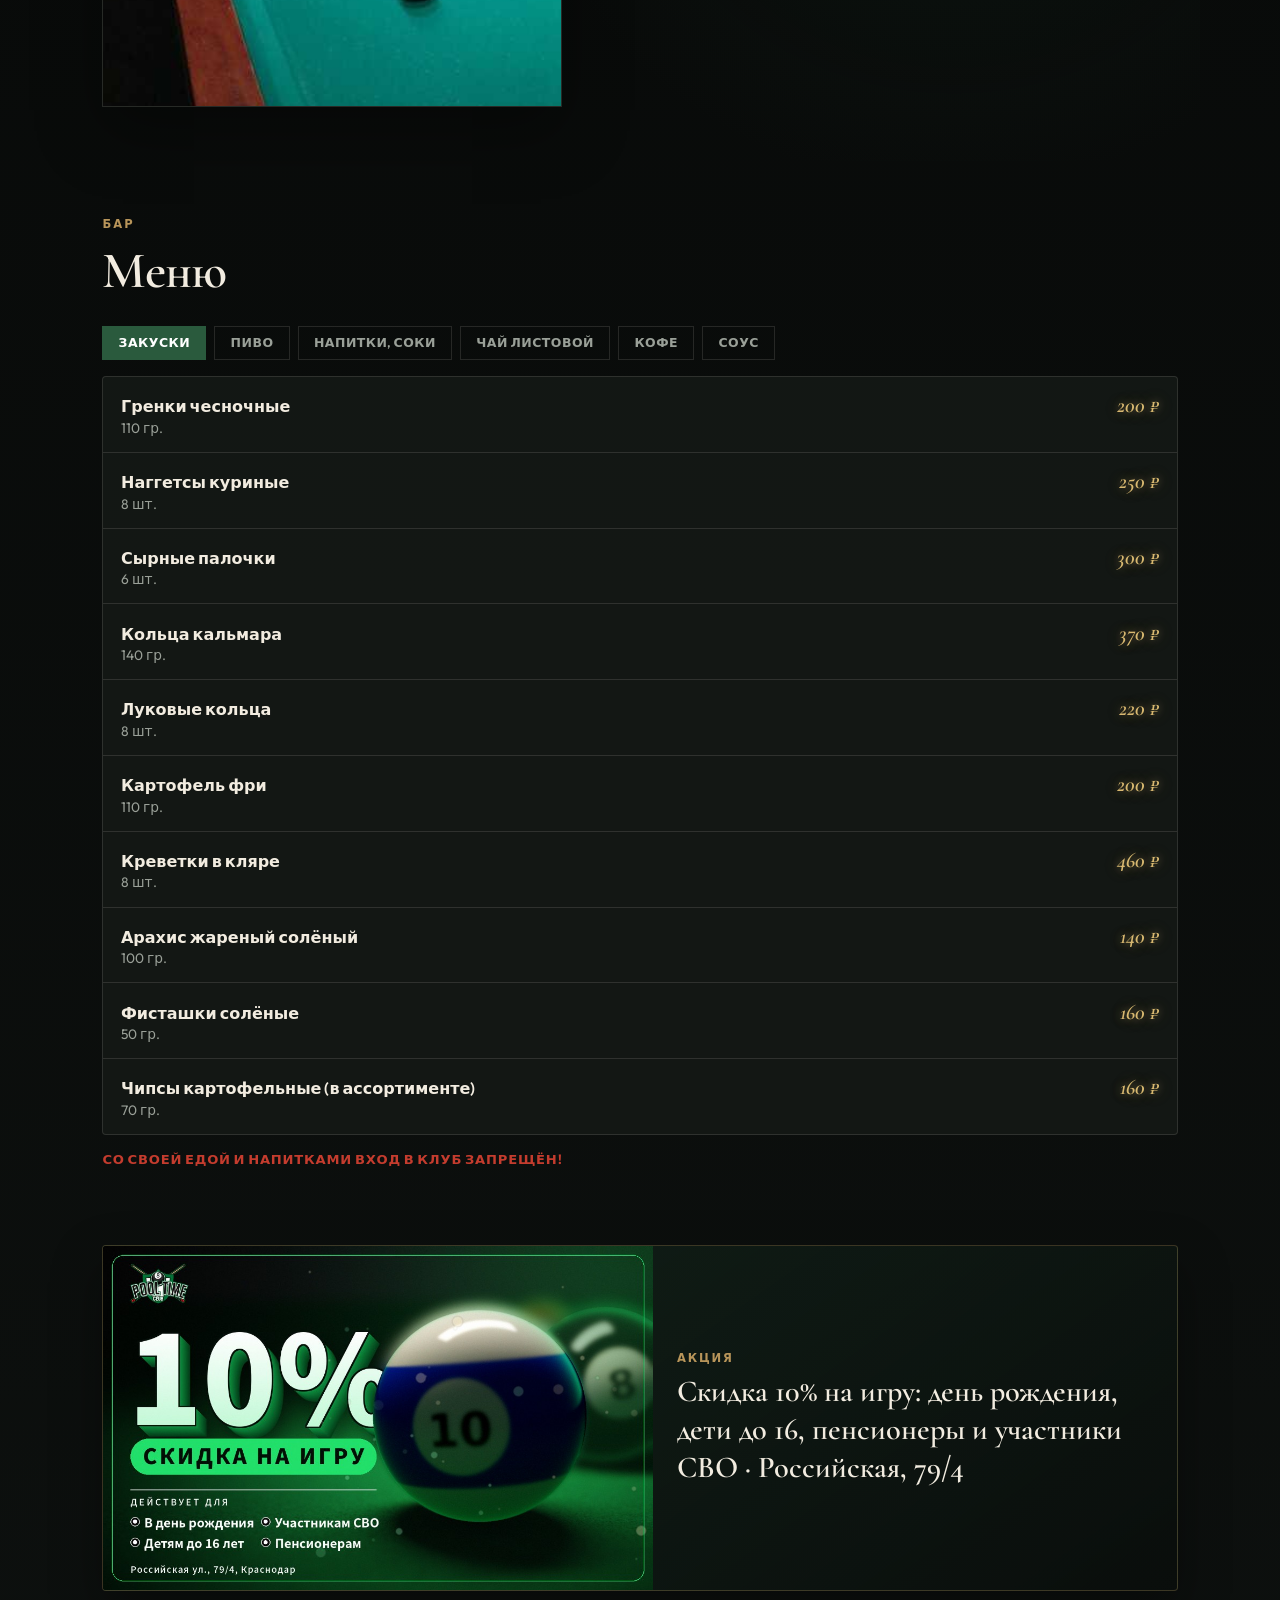
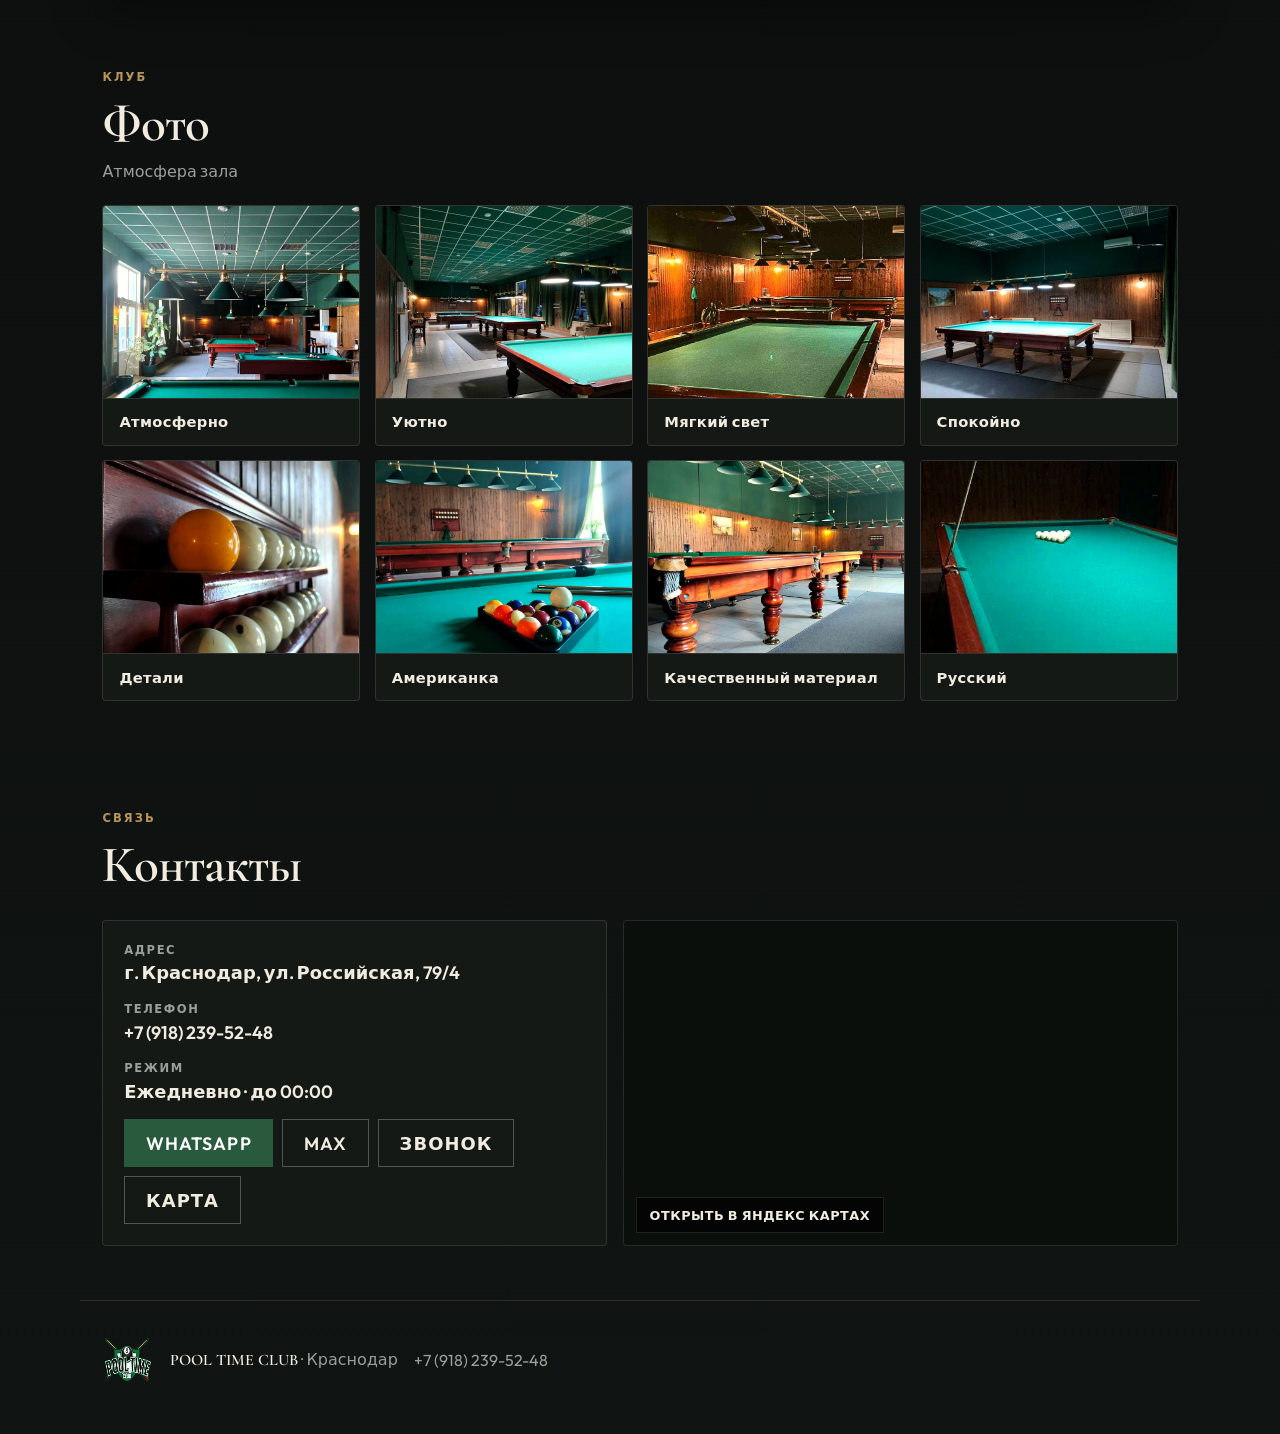
<file: works/pooltime/index.html>
<!DOCTYPE html>
<html lang="ru" translate="no" class="notranslate">
<head>
  <meta charset="UTF-8" />
  <meta name="viewport" content="width=device-width, initial-scale=1" />
  <meta name="google" content="notranslate" />
  <title>POOL TIME CLUB — бильярд в Краснодаре</title>
  <meta name="description" content="Бильярдный клуб Pool Time: столы, меню, акции. Краснодар, ул. Российская, 79/4." />
  <link rel="preconnect" href="https://fonts.googleapis.com" />
  <link rel="preconnect" href="https://fonts.gstatic.com" crossorigin />
  <link href="https://fonts.googleapis.com/css2?family=Cormorant+Garamond:ital,wght@0,500;0,600;0,700;1,500&family=Outfit:wght@400;500;600;700&display=swap" rel="stylesheet" />
  <link rel="stylesheet" href="styles.css?v=blend22" />
</head>
<body>
  <div class="noise" aria-hidden="true"></div>

  <header class="top" id="header">
    <a class="brand" href="#top">
      <img src="img/logo.png?v=edge2" alt="POOL TIME CLUB" width="160" height="113" />
    </a>
    <nav class="nav" id="nav">
      <a href="#tables">Столы</a>
      <a href="#menu">Меню</a>
      <a href="#media">Фото</a>
      <a href="#promo">Акции</a>
      <a href="#contacts">Контакты</a>
    </nav>
    <div class="top__actions">
      <a class="btn btn--ghost top__map" href="#contacts">Как добраться</a>
      <a class="btn btn--primary" id="btn-book-top" href="https://wa.me/79182395248" target="_blank" rel="noopener">Запись</a>
    </div>
    <button class="nav-toggle" type="button" aria-label="Меню" aria-expanded="false"><span></span></button>
  </header>

  <main id="top">
    <section class="hero">
      <div class="hero__photo" aria-hidden="true">
        <img src="img/gallery/hero.jpg?v=2" alt="" fetchpriority="high" />
      </div>
      <div class="hero__grade" aria-hidden="true"></div>
      <div class="hero__inner">
        <div class="hero__copy">
          <p class="eyebrow">Краснодар · Российская, 79/4</p>
          <h1>POOL <span>TIME</span> CLUB</h1>
          <p class="hero__lead" id="hero-tagline">POOLTIME — идеальный вечер в бильярдном клубе</p>
          <div class="hero__meta">
            <span id="hero-hours">Ежедневно · до 00:00</span>
            <span id="hero-price">Бильярд от 400 ₽/час</span>
          </div>
          <div class="hero__cta">
            <a class="btn btn--primary" id="btn-wa" href="https://wa.me/79182395248" target="_blank" rel="noopener">WhatsApp</a>
            <a class="btn btn--max" id="btn-max" href="https://max.ru/" target="_blank" rel="noopener">MAX</a>
            <a class="btn btn--ghost" id="btn-call" href="tel:+79182395248">Позвонить</a>
          </div>
        </div>
        <div class="hero__badge" aria-hidden="true">
          <img src="img/logo.png?v=edge2" alt="" />
        </div>
      </div>
      <div class="promo-rail" id="promo-rail" aria-live="polite">
        <div class="promo-rail__track" id="promo-track">
          <span>Скидка 10% на игру: день рождения, дети до 16, пенсионеры и участники СВО · Российская, 79/4</span>
          <span>Скидка 10% на игру: день рождения, дети до 16, пенсионеры и участники СВО · Российская, 79/4</span>
          <span>Скидка 10% на игру: день рождения, дети до 16, пенсионеры и участники СВО · Российская, 79/4</span>
          <span>Скидка 10% на игру: день рождения, дети до 16, пенсионеры и участники СВО · Российская, 79/4</span>
          <span>Скидка 10% на игру: день рождения, дети до 16, пенсионеры и участники СВО · Российская, 79/4</span>
          <span>Скидка 10% на игру: день рождения, дети до 16, пенсионеры и участники СВО · Российская, 79/4</span>
          <span>Скидка 10% на игру: день рождения, дети до 16, пенсионеры и участники СВО · Российская, 79/4</span>
          <span>Скидка 10% на игру: день рождения, дети до 16, пенсионеры и участники СВО · Российская, 79/4</span>
        </div>
      </div>
    </section>

    <section class="section section--tables" id="tables">
      <div class="section-head">
        <p class="eyebrow">Игра</p>
        <h2>Столы</h2>
        <p class="section-lead" id="tables-note">Русский бильярд и американка</p>
      </div>
      <div class="tables-row">
        <figure class="tables-shot">
          <img src="img/gallery/tables-hero.jpg" alt="Игровой стол Pool Time" loading="lazy" />
        </figure>
        <div class="tables-side">
          <p class="tables-mark" id="tables-mark" aria-hidden="true">Pool Time</p>
          <div class="price-pill" id="billiard-pill">
            <span>Услуга игры</span>
            <strong><em id="billiard-price">400</em> ₽ / час</strong>
          </div>
          <p class="tables-aside-text">Плотное сукно, спокойный свет и партия без спешки — русский бильярд или американка.</p>
          <div class="tables-rule" aria-hidden="true"></div>
          <div class="tables-types" id="tables-types">
            <div class="tables-type">Русский бильярд</div>
            <div class="tables-type">Американка</div>
          </div>
        </div>
      </div>
    </section>

    <section class="section section--menu" id="menu">
      <div class="section-head">
        <p class="eyebrow">Бар</p>
        <h2>Меню</h2>
      </div>
      <div class="menu-tabs" id="menu-tabs" role="tablist"></div>
      <div class="menu-panel" id="menu-panel"></div>
      <p class="menu-note" id="menu-note">Со своей едой и напитками вход в клуб запрещён!</p>
    </section>

    <section class="section section--promo" id="promo">
      <div class="promo-card" id="promo-card">
        <div class="promo-card__media" id="promo-media">
          <div class="placeholder">Фото акции</div>
        </div>
        <div class="promo-card__body">
          <p class="promo-card__label">Акция</p>
          <p class="promo-card__text" id="promo-text">Скидка 10% на игру: день рождения, дети до 16, пенсионеры и участники СВО · Российская, 79/4</p>
        </div>
      </div>
    </section>

    <section class="section section--media" id="media">
      <div class="section-head">
        <p class="eyebrow">Клуб</p>
        <h2>Фото</h2>
        <p class="section-lead">Атмосфера зала</p>
      </div>
      <div class="media-grid" id="media-grid"></div>
    </section>

    <section class="section section--contacts" id="contacts">
      <div class="section-head">
        <p class="eyebrow">Связь</p>
        <h2>Контакты</h2>
      </div>
      <div class="contacts">
        <div class="contacts__info">
          <p><span>Адрес</span><a id="contact-address" href="https://yandex.ru/maps/-/CXBAMBNb" target="_blank" rel="noopener">г. Краснодар, ул. Российская, 79/4</a></p>
          <p><span>Телефон</span><a id="contact-phone" href="tel:+79182395248">+7 (918) 239-52-48</a></p>
          <p><span>Режим</span><strong id="contact-hours">Ежедневно · до 00:00</strong></p>
          <div class="contacts__btns">
            <a class="btn btn--primary" id="c-wa" href="https://wa.me/79182395248" target="_blank" rel="noopener">WhatsApp</a>
            <a class="btn btn--max" id="c-max" href="https://max.ru/" target="_blank" rel="noopener">MAX</a>
            <a class="btn btn--ghost" id="c-call" href="tel:+79182395248">Звонок</a>
            <a class="btn btn--ghost" id="c-maps" href="https://yandex.ru/maps/-/CXBAMBNb" target="_blank" rel="noopener">Карта</a>
          </div>
        </div>
        <div class="contacts__map">
          <iframe title="Pool Time на карте" src="https://yandex.ru/map-widget/v1/?ll=39.050367%2C45.035900&amp;z=16&amp;pt=39.050367,45.035900,pm2rdm&amp;l=map" loading="lazy" referrerpolicy="no-referrer-when-downgrade"></iframe>
          <a class="map-fallback" href="https://yandex.ru/maps/-/CXBAMBNb" target="_blank" rel="noopener">Открыть в Яндекс Картах</a>
        </div>
      </div>
    </section>
  </main>

  <footer class="foot">
    <img src="img/logo.png?v=edge2" alt="" width="72" height="51" />
    <p><strong>POOL TIME CLUB</strong> · Краснодар</p>
    <p id="foot-phone">+7 (918) 239-52-48</p>
  </footer>

  <script src="script.js?v=blend16"></script>
</body>
</html>
</file>
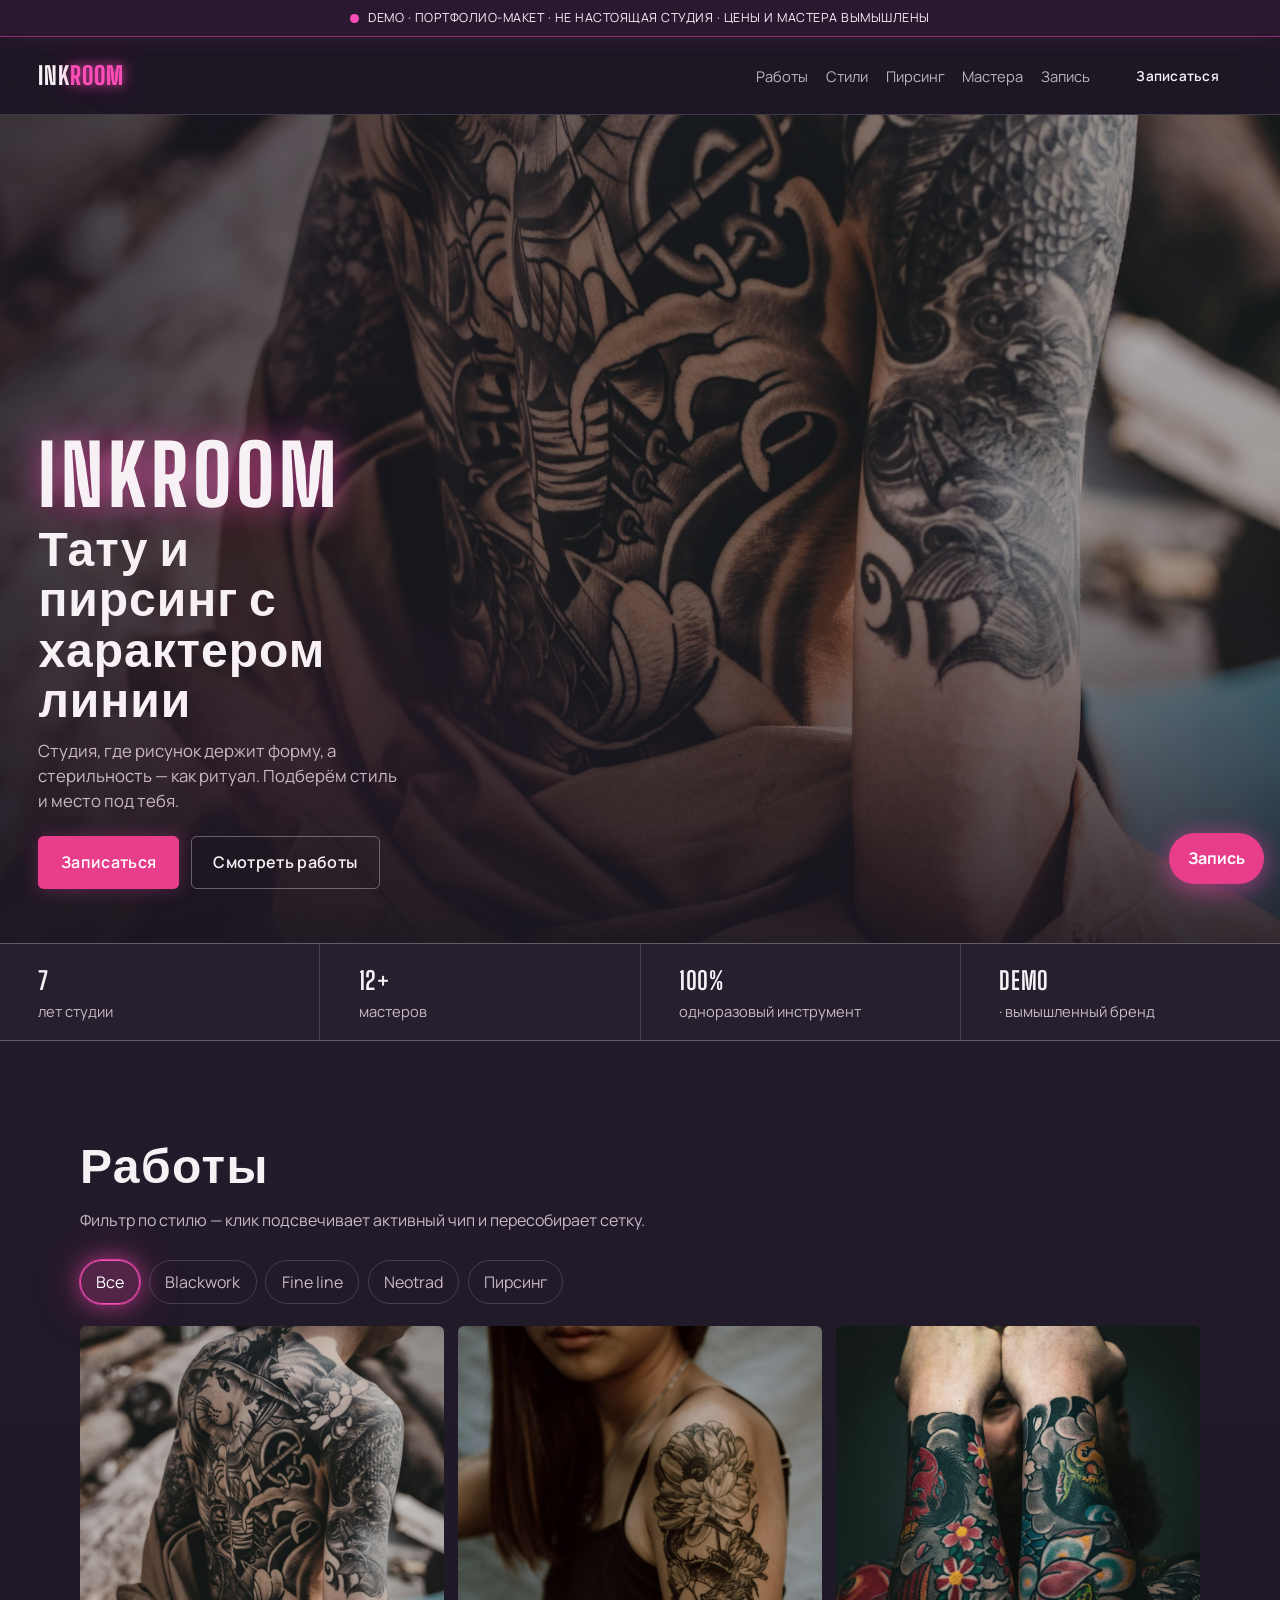
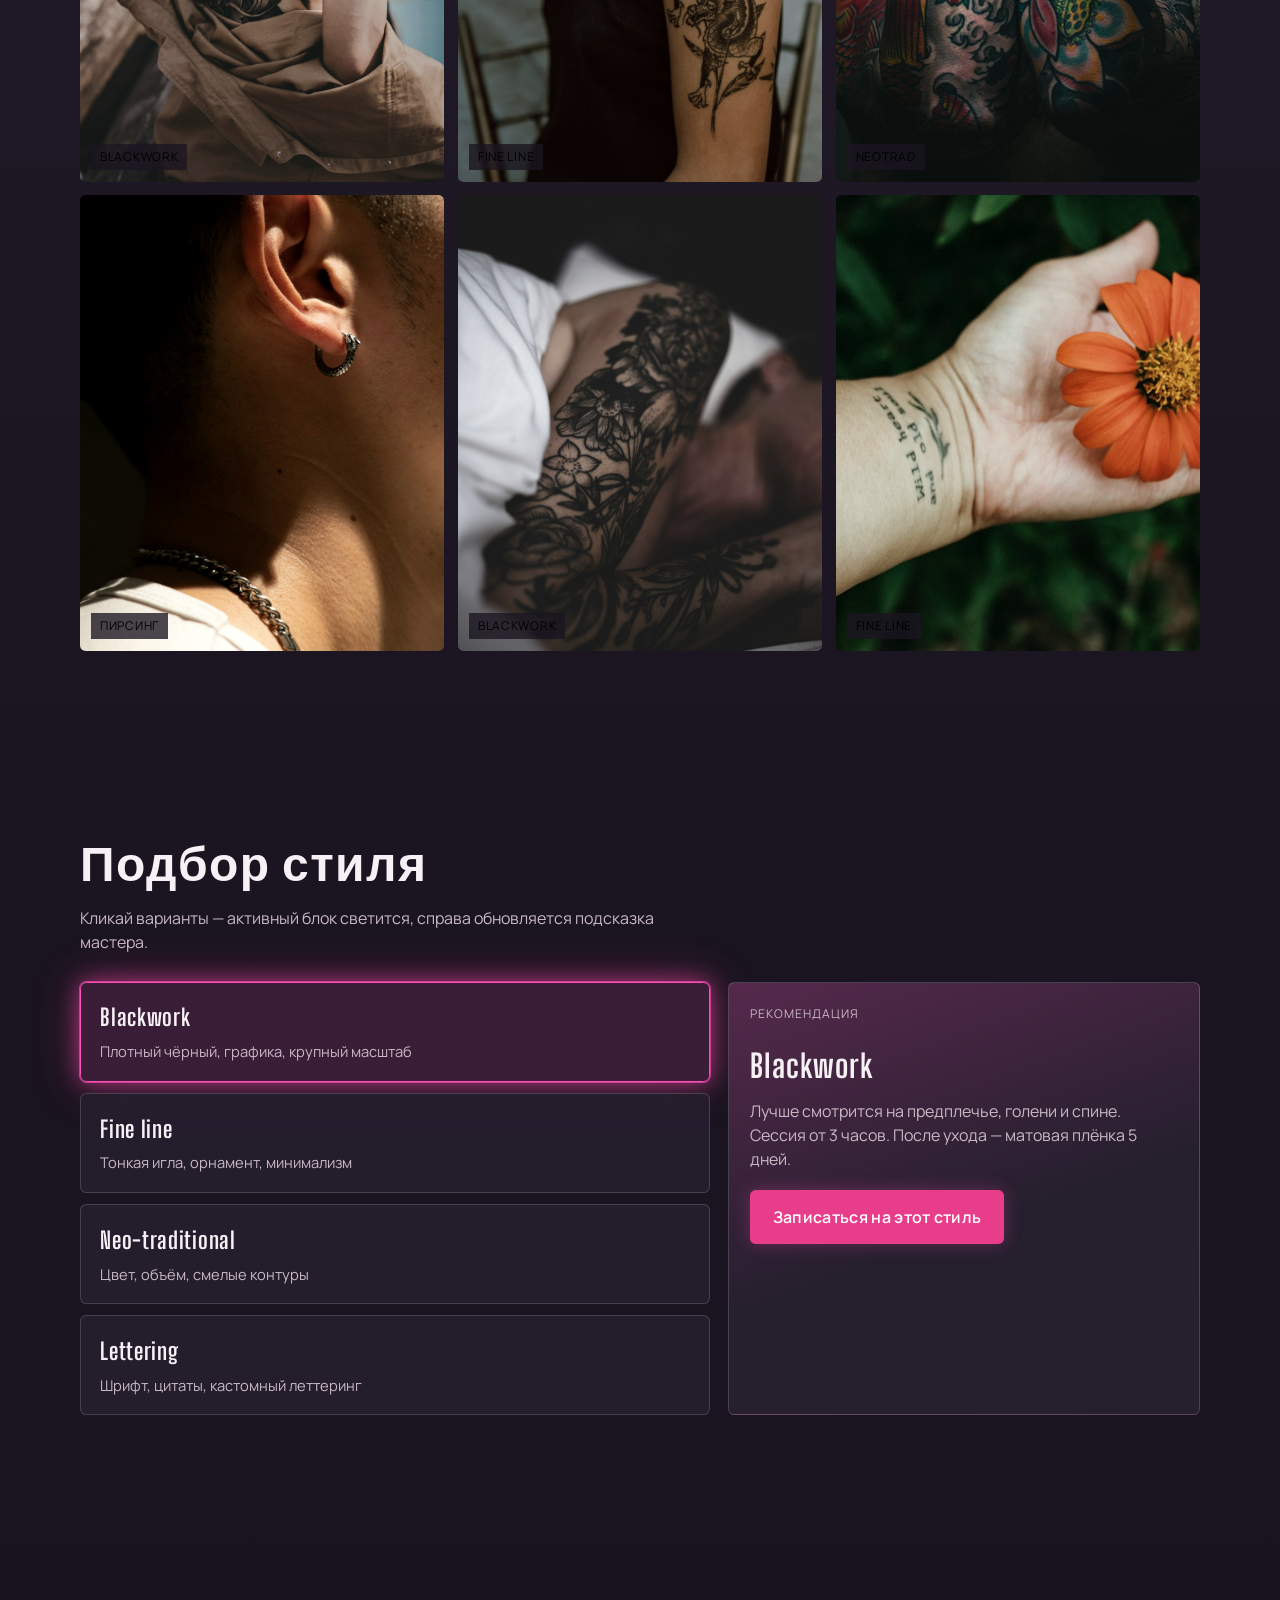
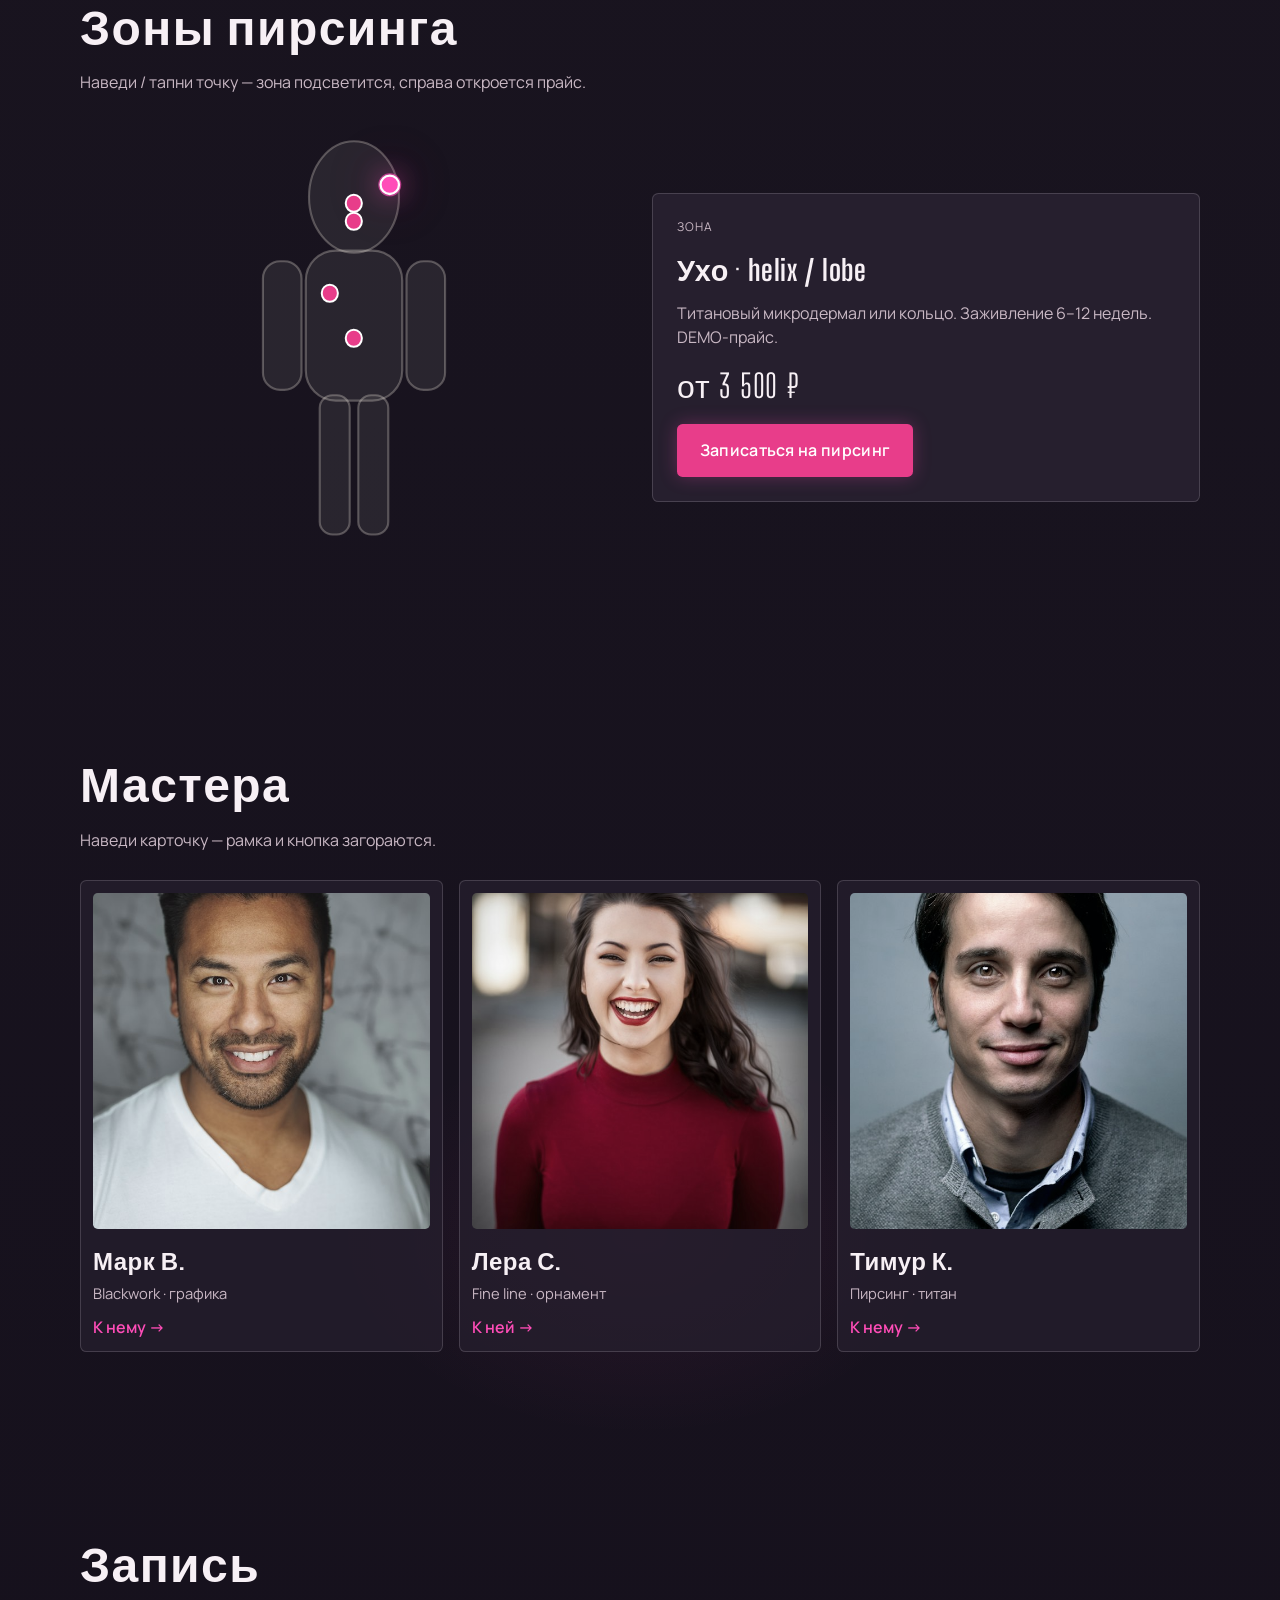
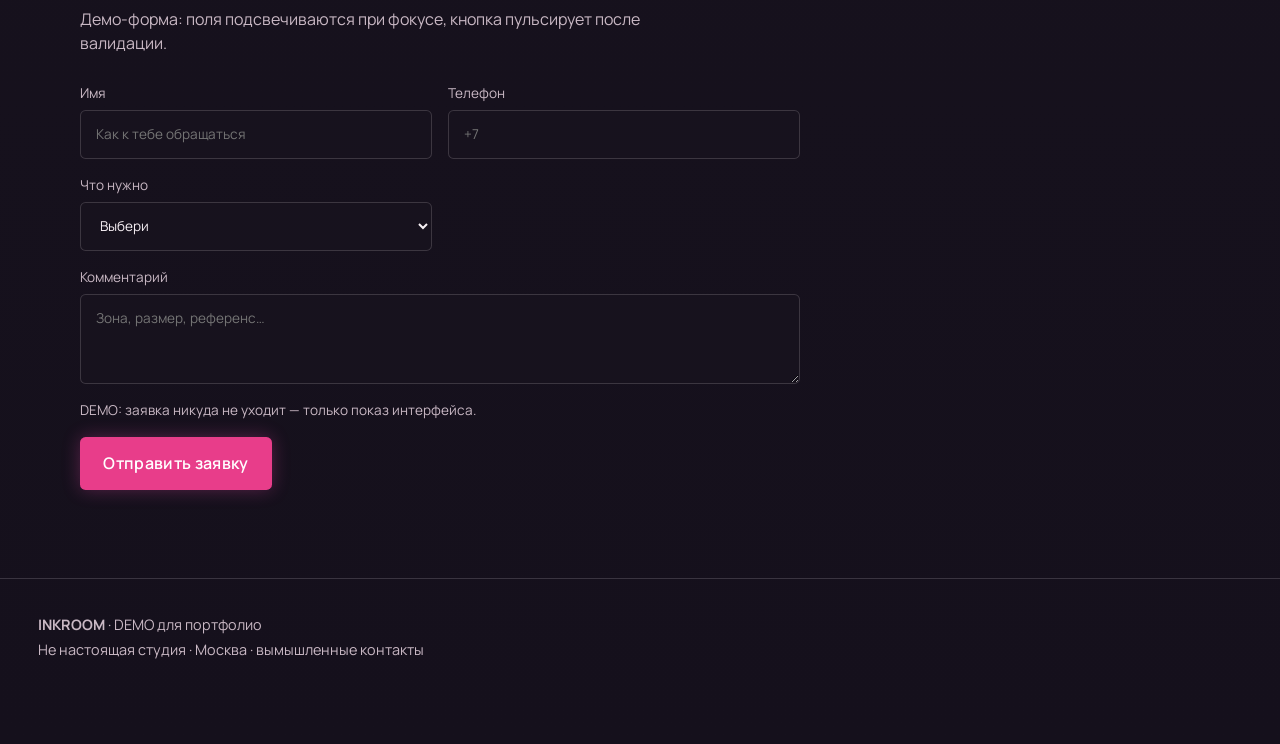
<file: works/tattoo-piercing/index.html>
<!DOCTYPE html>
<html lang="ru">
<head>
  <meta charset="UTF-8" />
  <meta name="viewport" content="width=device-width, initial-scale=1" />
  <title>INKROOM — тату и пирсинг · DEMO</title>
  <meta name="description" content="Демо-сайт студии тату и пирсинга: портфолио, стили, запись." />
  <link rel="preconnect" href="https://fonts.googleapis.com" />
  <link rel="preconnect" href="https://fonts.gstatic.com" crossorigin />
  <link href="https://fonts.googleapis.com/css2?family=Big+Shoulders+Display:wght@600;700;800&family=Manrope:wght@400;500;600;700&display=swap" rel="stylesheet" />
  <link rel="stylesheet" href="styles.css" />
</head>
<body>
  <div class="demo-bar" role="status">
    <span class="demo-bar__pulse" aria-hidden="true"></span>
    DEMO · Портфолио-макет · Не настоящая студия · Цены и мастера вымышлены
  </div>

  <header class="top">
    <a class="logo" href="#top">INK<em>ROOM</em></a>
    <nav class="nav" id="nav">
      <a href="#work">Работы</a>
      <a href="#styles">Стили</a>
      <a href="#pierce">Пирсинг</a>
      <a href="#artists">Мастера</a>
      <a href="#book">Запись</a>
    </nav>
    <a class="btn btn--nav glow-btn" href="#book" data-glow>Записаться</a>
    <button class="nav-toggle" type="button" aria-label="Меню" aria-expanded="false"><span></span></button>
  </header>

  <main id="top">
    <section class="hero">
      <div class="hero__media" aria-hidden="true">
        <img
          src="img/hero.jpg"
          alt=""
          width="1800"
          height="1200"
        />
        <div class="hero__scrim"></div>
      </div>
      <div class="hero__copy">
        <p class="brand">INKROOM</p>
        <h1>Тату и пирсинг с характером линии</h1>
        <p class="lead">Студия, где рисунок держит форму, а стерильность — как ритуал. Подберём стиль и место под тебя.</p>
        <div class="actions">
          <a class="btn btn--primary glow-btn" href="#book" data-glow>Записаться</a>
          <a class="btn btn--ghost glow-btn" href="#work" data-glow>Смотреть работы</a>
        </div>
      </div>
    </section>

    <section class="strip" aria-label="Факты">
      <p><strong>7</strong> лет студии</p>
      <p><strong>12+</strong> мастеров</p>
      <p><strong>100%</strong> одноразовый инструмент</p>
      <p><strong>DEMO</strong> · вымышленный бренд</p>
    </section>

    <section class="work wrap" id="work">
      <div class="section-head">
        <h2>Работы</h2>
        <p>Фильтр по стилю — клик подсвечивает активный чип и пересобирает сетку.</p>
      </div>
      <div class="filters" role="tablist" aria-label="Стили работ">
        <button type="button" class="chip is-on glow-btn" data-filter="all" data-glow>Все</button>
        <button type="button" class="chip glow-btn" data-filter="blackwork" data-glow>Blackwork</button>
        <button type="button" class="chip glow-btn" data-filter="fineline" data-glow>Fine line</button>
        <button type="button" class="chip glow-btn" data-filter="neo" data-glow>Neotrad</button>
        <button type="button" class="chip glow-btn" data-filter="pierce" data-glow>Пирсинг</button>
      </div>
      <div class="grid" id="gallery">
        <button type="button" class="shot" data-cat="blackwork" data-full="img/g5.jpg">
          <img src="img/g5.jpg" alt="Blackwork на спине" loading="lazy" />
          <span>Blackwork</span>
        </button>
        <button type="button" class="shot" data-cat="fineline" data-full="img/g1.jpg">
          <img src="img/g1.jpg" alt="Fine line рукав" loading="lazy" />
          <span>Fine line</span>
        </button>
        <button type="button" class="shot" data-cat="neo" data-full="img/g4.jpg">
          <img src="img/g4.jpg" alt="Цветной neotrad рукав" loading="lazy" />
          <span>Neotrad</span>
        </button>
        <button type="button" class="shot" data-cat="pierce" data-full="img/g6.jpg">
          <img src="img/g6.jpg" alt="Пирсинг уха" loading="lazy" />
          <span>Пирсинг</span>
        </button>
        <button type="button" class="shot" data-cat="blackwork" data-full="img/g7.jpg">
          <img src="img/g7.jpg" alt="Цветочный blackwork рукав" loading="lazy" />
          <span>Blackwork</span>
        </button>
        <button type="button" class="shot" data-cat="fineline" data-full="img/g8.jpg">
          <img src="img/g8.jpg" alt="Минималистичный fine line" loading="lazy" />
          <span>Fine line</span>
        </button>
      </div>
    </section>

    <section class="styles wrap" id="styles">
      <div class="section-head">
        <h2>Подбор стиля</h2>
        <p>Кликай варианты — активный блок светится, справа обновляется подсказка мастера.</p>
      </div>
      <div class="style-board">
        <div class="style-picks" id="style-picks">
          <button type="button" class="style-card is-on glow-btn" data-style="blackwork" data-glow>
            <strong>Blackwork</strong>
            <span>Плотный чёрный, графика, крупный масштаб</span>
          </button>
          <button type="button" class="style-card glow-btn" data-style="fineline" data-glow>
            <strong>Fine line</strong>
            <span>Тонкая игла, орнамент, минимализм</span>
          </button>
          <button type="button" class="style-card glow-btn" data-style="neo" data-glow>
            <strong>Neo-traditional</strong>
            <span>Цвет, объём, смелые контуры</span>
          </button>
          <button type="button" class="style-card glow-btn" data-style="letter" data-glow>
            <strong>Lettering</strong>
            <span>Шрифт, цитаты, кастомный леттеринг</span>
          </button>
        </div>
        <aside class="style-hint" id="style-hint" aria-live="polite">
          <p class="style-hint__tag">Рекомендация</p>
          <h3 id="hint-title">Blackwork</h3>
          <p id="hint-text">Лучше смотрится на предплечье, голени и спине. Сессия от 3 часов. После ухода — матовая плёнка 5 дней.</p>
          <a class="btn btn--primary glow-btn" href="#book" data-glow>Записаться на этот стиль</a>
        </aside>
      </div>
    </section>

    <section class="pierce wrap" id="pierce">
      <div class="section-head">
        <h2>Зоны пирсинга</h2>
        <p>Наведи / тапни точку — зона подсветится, справа откроется прайс.</p>
      </div>
      <div class="pierce-layout">
        <div class="body-map" id="body-map">
          <svg viewBox="0 0 280 420" role="img" aria-label="Схема зон пирсинга">
            <ellipse class="body" cx="140" cy="70" rx="42" ry="52" />
            <rect class="body" x="95" y="120" width="90" height="140" rx="28" />
            <rect class="body" x="55" y="130" width="36" height="120" rx="16" />
            <rect class="body" x="189" y="130" width="36" height="120" rx="16" />
            <rect class="body" x="108" y="255" width="28" height="130" rx="12" />
            <rect class="body" x="144" y="255" width="28" height="130" rx="12" />
          </svg>
          <button type="button" class="hotspot glow-btn is-on" data-zone="ear" style="left:62%;top:14%" data-glow aria-label="Ухо"></button>
          <button type="button" class="hotspot glow-btn" data-zone="nose" style="left:50%;top:18%" data-glow aria-label="Нос"></button>
          <button type="button" class="hotspot glow-btn" data-zone="lip" style="left:50%;top:22%" data-glow aria-label="Губа"></button>
          <button type="button" class="hotspot glow-btn" data-zone="navel" style="left:50%;top:48%" data-glow aria-label="Пупок"></button>
          <button type="button" class="hotspot glow-btn" data-zone="nipple" style="left:42%;top:38%" data-glow aria-label="Сосок"></button>
        </div>
        <div class="zone-card" id="zone-card">
          <p class="zone-card__eyebrow">Зона</p>
          <h3 id="zone-title">Ухо · helix / lobe</h3>
          <p id="zone-desc">Титановый микродермал или кольцо. Заживление 6–12 недель. DEMO-прайс.</p>
          <p class="zone-price" id="zone-price">от 3 500 ₽</p>
          <a class="btn btn--primary glow-btn" href="#book" data-glow>Записаться на пирсинг</a>
        </div>
      </div>
    </section>

    <section class="artists wrap" id="artists">
      <div class="section-head">
        <h2>Мастера</h2>
        <p>Наведи карточку — рамка и кнопка загораются.</p>
      </div>
      <div class="artists__row">
        <article class="artist">
          <img src="img/a1.jpg" alt="" loading="lazy" />
          <div>
            <h3>Марк В.</h3>
            <p>Blackwork · графика</p>
            <a class="link-glow" href="#book">К нему →</a>
          </div>
        </article>
        <article class="artist">
          <img src="img/a2.jpg" alt="" loading="lazy" />
          <div>
            <h3>Лера С.</h3>
            <p>Fine line · орнамент</p>
            <a class="link-glow" href="#book">К ней →</a>
          </div>
        </article>
        <article class="artist">
          <img src="img/a3.jpg" alt="" loading="lazy" />
          <div>
            <h3>Тимур К.</h3>
            <p>Пирсинг · титан</p>
            <a class="link-glow" href="#book">К нему →</a>
          </div>
        </article>
      </div>
    </section>

    <section class="book wrap" id="book">
      <div class="section-head">
        <h2>Запись</h2>
        <p>Демо-форма: поля подсвечиваются при фокусе, кнопка пульсирует после валидации.</p>
      </div>
      <form class="book-form" id="book-form" novalidate>
        <label>
          <span>Имя</span>
          <input name="name" type="text" required autocomplete="name" placeholder="Как к тебе обращаться" />
        </label>
        <label>
          <span>Телефон</span>
          <input name="phone" type="tel" required autocomplete="tel" placeholder="+7" />
        </label>
        <label>
          <span>Что нужно</span>
          <select name="service" required>
            <option value="">Выбери</option>
            <option>Тату · консультация</option>
            <option>Тату · сессия</option>
            <option>Пирсинг</option>
            <option>Коррекция / cover-up</option>
          </select>
        </label>
        <label class="full">
          <span>Комментарий</span>
          <textarea name="note" rows="3" placeholder="Зона, размер, референс…"></textarea>
        </label>
        <p class="form-note">DEMO: заявка никуда не уходит — только показ интерфейса.</p>
        <button class="btn btn--primary glow-btn btn--submit" type="submit" data-glow>Отправить заявку</button>
        <p class="form-ok" id="form-ok" hidden>Готово. В реальном проекте ушло бы мастеру / в CRM.</p>
      </form>
    </section>
  </main>

  <footer class="foot">
    <p><strong>INKROOM</strong> · DEMO для портфолио</p>
    <p>Не настоящая студия · Москва · вымышленные контакты</p>
  </footer>

  <div class="lightbox" id="lightbox" hidden>
    <button type="button" class="lightbox__close" aria-label="Закрыть">×</button>
    <img id="lightbox-img" alt="" />
  </div>

  <a class="float-cta glow-btn" href="#book" data-glow>Запись</a>

  <script src="script.js"></script>
</body>
</html>
</file>
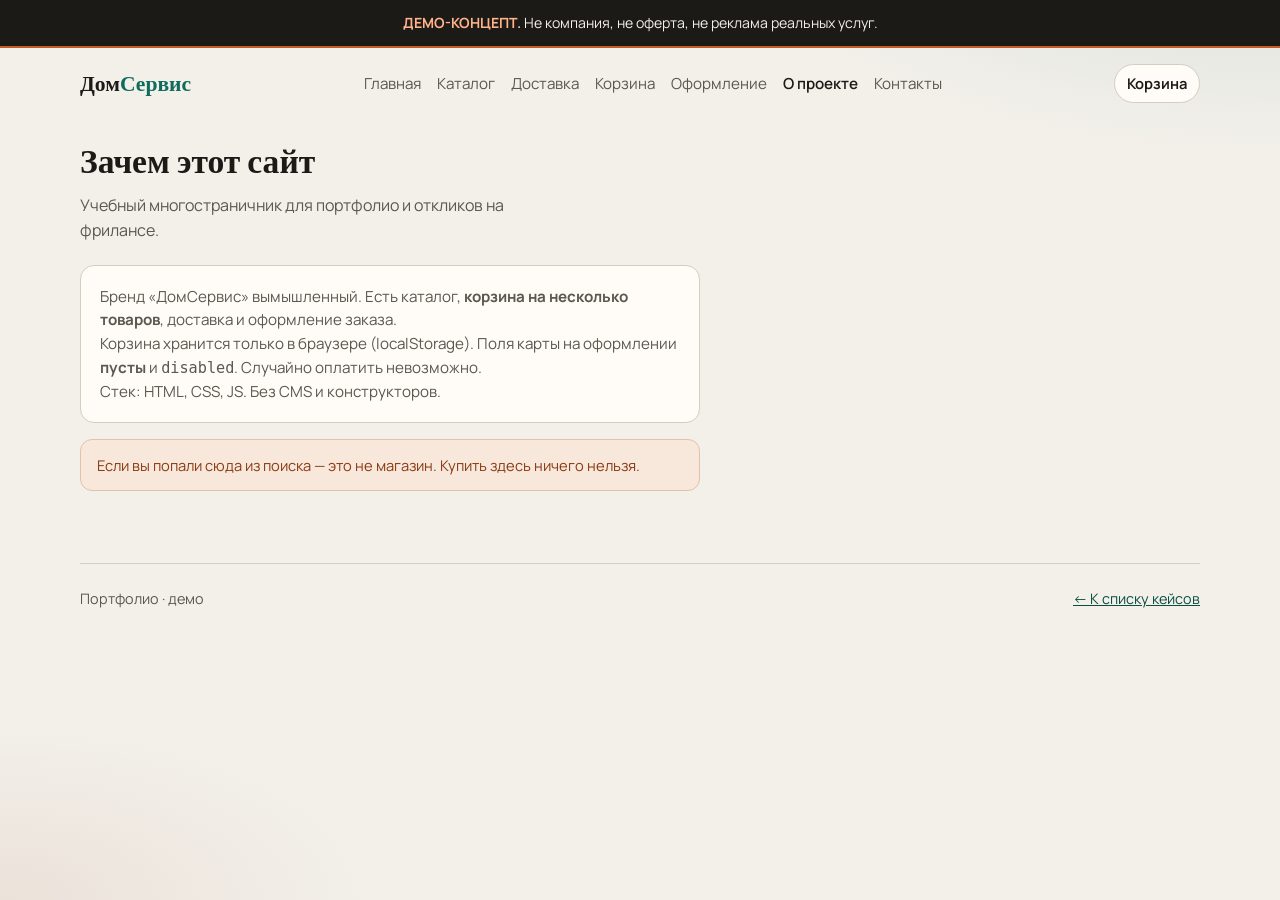
<file: works/service-shop/about.html>
<!DOCTYPE html>
<html lang="ru">
<head>
  <meta charset="UTF-8" />
  <meta name="viewport" content="width=device-width, initial-scale=1" />
  <title>О проекте — ДомСервис (демо)</title>
  <meta name="robots" content="noindex, nofollow" />
  <link rel="preconnect" href="https://fonts.googleapis.com" />
  <link rel="preconnect" href="https://fonts.gstatic.com" crossorigin />
  <link href="https://fonts.googleapis.com/css2?family=Fraunces:opsz,wght@9..144,500;600;700&family=Manrope:wght@400;500;600;700&display=swap" rel="stylesheet" />
  <link rel="stylesheet" href="styles.css" />
</head>
<body>
  <p class="demo-banner" role="note">
    <strong>ДЕМО-КОНЦЕПТ.</strong> Не компания, не оферта, не реклама реальных услуг.
  </p>
  <div class="wrap">
    <header class="site-header">
      <a class="logo" href="index.html">Дом<span>Сервис</span></a>
      <nav class="nav" aria-label="Меню">
        <a href="index.html">Главная</a>
        <a href="catalog.html">Каталог</a>
        <a href="delivery.html">Доставка</a>
        <a href="cart.html">Корзина</a>
        <a href="order.html">Оформление</a>
        <a class="is-active" href="about.html">О проекте</a>
        <a href="contacts.html">Контакты</a>
      </nav>
      <a class="cart-link" href="cart.html">Корзина <span class="cart-badge" data-cart-count hidden>0</span></a>
      <button class="nav-toggle" type="button" aria-label="Меню" aria-expanded="false"><span></span></button>
    </header>

    <section class="section" style="padding-top:1rem;max-width:62ch">
      <div class="section-head">
        <h2>Зачем этот сайт</h2>
        <p>Учебный многостраничник для портфолио и откликов на фрилансе.</p>
      </div>
      <div class="card">
        <p>Бренд «ДомСервис» вымышленный. Есть каталог, <strong>корзина на несколько товаров</strong>, доставка и оформление заказа.</p>
        <p>Корзина хранится только в браузере (localStorage). Поля карты на оформлении <strong>пусты</strong> и <code>disabled</code>. Случайно оплатить невозможно.</p>
        <p style="margin-bottom:0">Стек: HTML, CSS, JS. Без CMS и конструкторов.</p>
      </div>
      <p class="notice">Если вы попали сюда из поиска — это не магазин. Купить здесь ничего нельзя.</p>
    </section>

    <footer class="site-footer">
      <div class="wrap" style="width:100%;padding:0">
        <span>Портфолио · демо</span>
        <a href="../index.html">← К списку кейсов</a>
      </div>
    </footer>
  </div>
  <script src="script.js"></script>
</body>
</html>
</file>
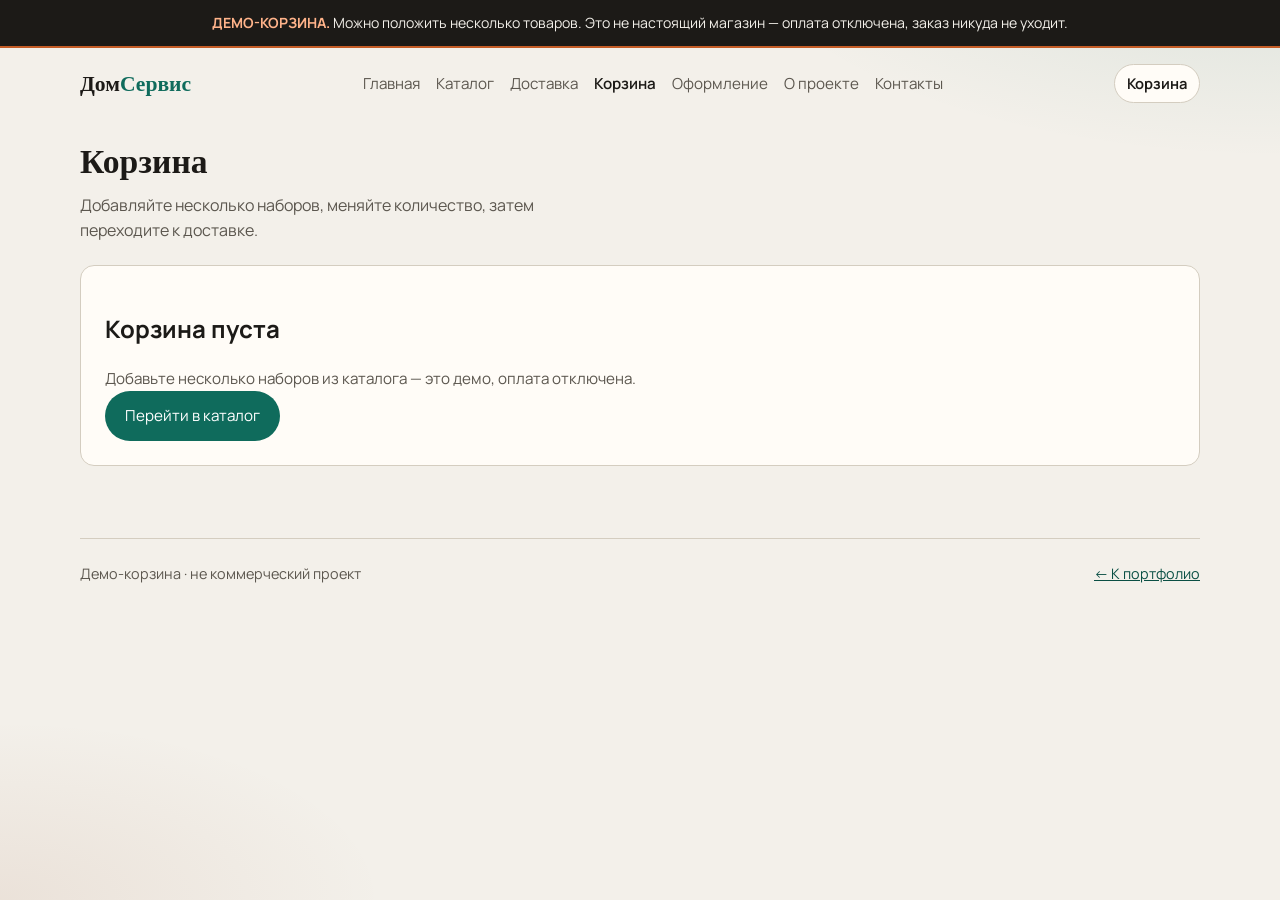
<file: works/service-shop/cart.html>
<!DOCTYPE html>
<html lang="ru">
<head>
  <meta charset="UTF-8" />
  <meta name="viewport" content="width=device-width, initial-scale=1" />
  <title>Корзина — ДомСервис (демо)</title>
  <meta name="robots" content="noindex, nofollow" />
  <link rel="preconnect" href="https://fonts.googleapis.com" />
  <link rel="preconnect" href="https://fonts.gstatic.com" crossorigin />
  <link href="https://fonts.googleapis.com/css2?family=Fraunces:opsz,wght@9..144,500;600;700&family=Manrope:wght@400;500;600;700&display=swap" rel="stylesheet" />
  <link rel="stylesheet" href="styles.css" />
</head>
<body>
  <p class="demo-banner" role="note">
    <strong>ДЕМО-КОРЗИНА.</strong>
    Можно положить несколько товаров. Это не настоящий магазин — оплата отключена, заказ никуда не уходит.
  </p>
  <div class="wrap">
    <header class="site-header">
      <a class="logo" href="index.html">Дом<span>Сервис</span></a>
      <nav class="nav" aria-label="Меню">
        <a href="index.html">Главная</a>
        <a href="catalog.html">Каталог</a>
        <a href="delivery.html">Доставка</a>
        <a class="is-active" href="cart.html">Корзина</a>
        <a href="order.html">Оформление</a>
        <a href="about.html">О проекте</a>
        <a href="contacts.html">Контакты</a>
      </nav>
      <a class="cart-link" href="cart.html">Корзина <span class="cart-badge" data-cart-count hidden>0</span></a>
      <button class="nav-toggle" type="button" aria-label="Меню" aria-expanded="false"><span></span></button>
    </header>

    <section class="section" style="padding-top:1rem">
      <div class="section-head">
        <h2>Корзина</h2>
        <p>Добавляйте несколько наборов, меняйте количество, затем переходите к доставке.</p>
      </div>
      <div id="cart-root"></div>
    </section>

    <footer class="site-footer">
      <div class="wrap" style="width:100%;padding:0">
        <span>Демо-корзина · не коммерческий проект</span>
        <a href="../index.html">← К портфолио</a>
      </div>
    </footer>
  </div>
  <script src="script.js"></script>
</body>
</html>
</file>
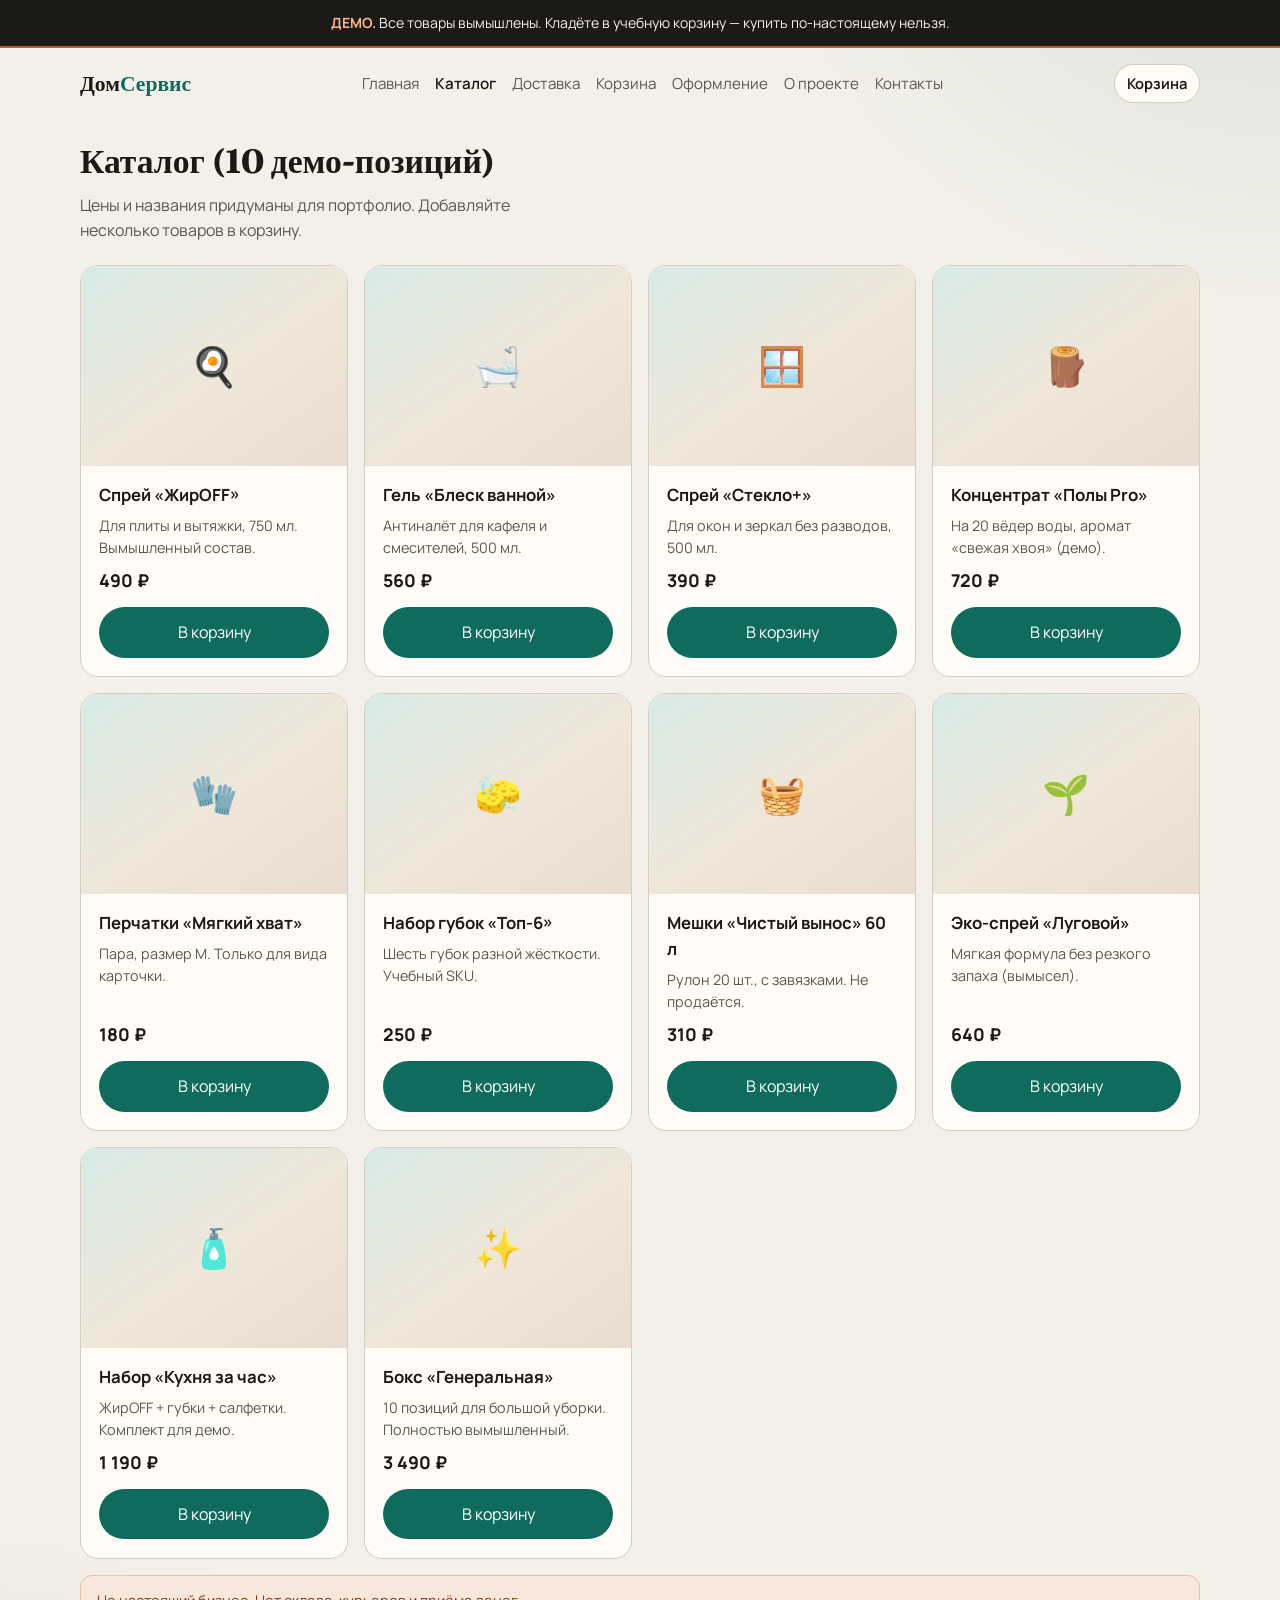
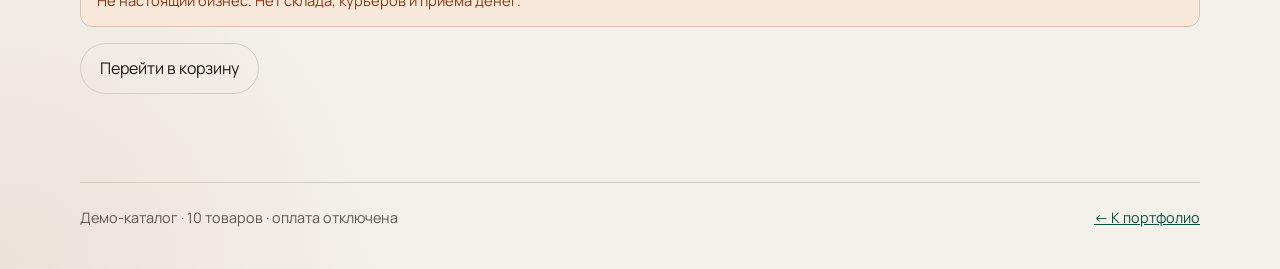
<file: works/service-shop/catalog.html>
<!DOCTYPE html>
<html lang="ru">
<head>
  <meta charset="UTF-8" />
  <meta name="viewport" content="width=device-width, initial-scale=1" />
  <title>Каталог — ДомСервис (демо)</title>
  <meta name="robots" content="noindex, nofollow" />
  <link rel="preconnect" href="https://fonts.googleapis.com" />
  <link rel="preconnect" href="https://fonts.gstatic.com" crossorigin />
  <link href="https://fonts.googleapis.com/css2?family=Fraunces:opsz,wght@9..144,500;600;700&family=Manrope:wght@400;500;600;700&display=swap" rel="stylesheet" />
  <link rel="stylesheet" href="styles.css" />
</head>
<body>
  <p class="demo-banner" role="note">
    <strong>ДЕМО.</strong> Все товары вымышлены. Кладёте в учебную корзину — купить по-настоящему нельзя.
  </p>
  <div class="wrap">
    <header class="site-header">
      <a class="logo" href="index.html">Дом<span>Сервис</span></a>
      <nav class="nav" aria-label="Меню">
        <a href="index.html">Главная</a>
        <a class="is-active" href="catalog.html">Каталог</a>
        <a href="delivery.html">Доставка</a>
        <a href="cart.html">Корзина</a>
        <a href="order.html">Оформление</a>
        <a href="about.html">О проекте</a>
        <a href="contacts.html">Контакты</a>
      </nav>
      <a class="cart-link" href="cart.html">Корзина <span class="cart-badge" data-cart-count hidden>0</span></a>
      <button class="nav-toggle" type="button" aria-label="Меню" aria-expanded="false"><span></span></button>
    </header>

    <section class="section" style="padding-top:1rem">
      <div class="section-head">
        <h2>Каталог (10 демо-позиций)</h2>
        <p>Цены и названия придуманы для портфолио. Добавляйте несколько товаров в корзину.</p>
      </div>
      <div class="product-grid">
        <article class="product">
          <div class="product-media" aria-hidden="true">🍳</div>
          <div class="product-body">
            <h3>Спрей «ЖирOFF»</h3>
            <p>Для плиты и вытяжки, 750 мл. Вымышленный состав.</p>
            <div class="price">490 ₽</div>
            <button class="btn btn-primary" type="button" data-add-cart data-id="zhiroff" data-title="Спрей «ЖирOFF»" data-price="490">В корзину</button>
          </div>
        </article>
        <article class="product">
          <div class="product-media" aria-hidden="true">🛁</div>
          <div class="product-body">
            <h3>Гель «Блеск ванной»</h3>
            <p>Антиналёт для кафеля и смесителей, 500 мл.</p>
            <div class="price">560 ₽</div>
            <button class="btn btn-primary" type="button" data-add-cart data-id="bath-gel" data-title="Гель «Блеск ванной»" data-price="560">В корзину</button>
          </div>
        </article>
        <article class="product">
          <div class="product-media" aria-hidden="true">🪟</div>
          <div class="product-body">
            <h3>Спрей «Стекло+»</h3>
            <p>Для окон и зеркал без разводов, 500 мл.</p>
            <div class="price">390 ₽</div>
            <button class="btn btn-primary" type="button" data-add-cart data-id="glass" data-title="Спрей «Стекло+»" data-price="390">В корзину</button>
          </div>
        </article>
        <article class="product">
          <div class="product-media" aria-hidden="true">🪵</div>
          <div class="product-body">
            <h3>Концентрат «Полы Pro»</h3>
            <p>На 20 вёдер воды, аромат «свежая хвоя» (демо).</p>
            <div class="price">720 ₽</div>
            <button class="btn btn-primary" type="button" data-add-cart data-id="floors-pro" data-title="Концентрат «Полы Pro»" data-price="720">В корзину</button>
          </div>
        </article>
        <article class="product">
          <div class="product-media" aria-hidden="true">🧤</div>
          <div class="product-body">
            <h3>Перчатки «Мягкий хват»</h3>
            <p>Пара, размер M. Только для вида карточки.</p>
            <div class="price">180 ₽</div>
            <button class="btn btn-primary" type="button" data-add-cart data-id="gloves" data-title="Перчатки «Мягкий хват»" data-price="180">В корзину</button>
          </div>
        </article>
        <article class="product">
          <div class="product-media" aria-hidden="true">🧽</div>
          <div class="product-body">
            <h3>Набор губок «Топ-6»</h3>
            <p>Шесть губок разной жёсткости. Учебный SKU.</p>
            <div class="price">250 ₽</div>
            <button class="btn btn-primary" type="button" data-add-cart data-id="sponges" data-title="Набор губок «Топ-6»" data-price="250">В корзину</button>
          </div>
        </article>
        <article class="product">
          <div class="product-media" aria-hidden="true">🧺</div>
          <div class="product-body">
            <h3>Мешки «Чистый вынос» 60 л</h3>
            <p>Рулон 20 шт., с завязками. Не продаётся.</p>
            <div class="price">310 ₽</div>
            <button class="btn btn-primary" type="button" data-add-cart data-id="bags" data-title="Мешки «Чистый вынос» 60 л" data-price="310">В корзину</button>
          </div>
        </article>
        <article class="product">
          <div class="product-media" aria-hidden="true">🌱</div>
          <div class="product-body">
            <h3>Эко-спрей «Луговой»</h3>
            <p>Мягкая формула без резкого запаха (вымысел).</p>
            <div class="price">640 ₽</div>
            <button class="btn btn-primary" type="button" data-add-cart data-id="eco-spray" data-title="Эко-спрей «Луговой»" data-price="640">В корзину</button>
          </div>
        </article>
        <article class="product">
          <div class="product-media" aria-hidden="true">🧴</div>
          <div class="product-body">
            <h3>Набор «Кухня за час»</h3>
            <p>ЖирOFF + губки + салфетки. Комплект для демо.</p>
            <div class="price">1 190 ₽</div>
            <button class="btn btn-primary" type="button" data-add-cart data-id="kit-kitchen" data-title="Набор «Кухня за час»" data-price="1190">В корзину</button>
          </div>
        </article>
        <article class="product">
          <div class="product-media" aria-hidden="true">✨</div>
          <div class="product-body">
            <h3>Бокс «Генеральная»</h3>
            <p>10 позиций для большой уборки. Полностью вымышленный.</p>
            <div class="price">3 490 ₽</div>
            <button class="btn btn-primary" type="button" data-add-cart data-id="kit-general" data-title="Бокс «Генеральная»" data-price="3490">В корзину</button>
          </div>
        </article>
      </div>
      <p class="notice">Не настоящий бизнес. Нет склада, курьеров и приёма денег.</p>
      <p style="margin-top:1rem"><a class="btn btn-ghost" href="cart.html">Перейти в корзину</a></p>
    </section>

    <footer class="site-footer">
      <div class="wrap" style="width:100%;padding:0">
        <span>Демо-каталог · 10 товаров · оплата отключена</span>
        <a href="../index.html">← К портфолио</a>
      </div>
    </footer>
  </div>
  <script src="script.js"></script>
</body>
</html>
</file>
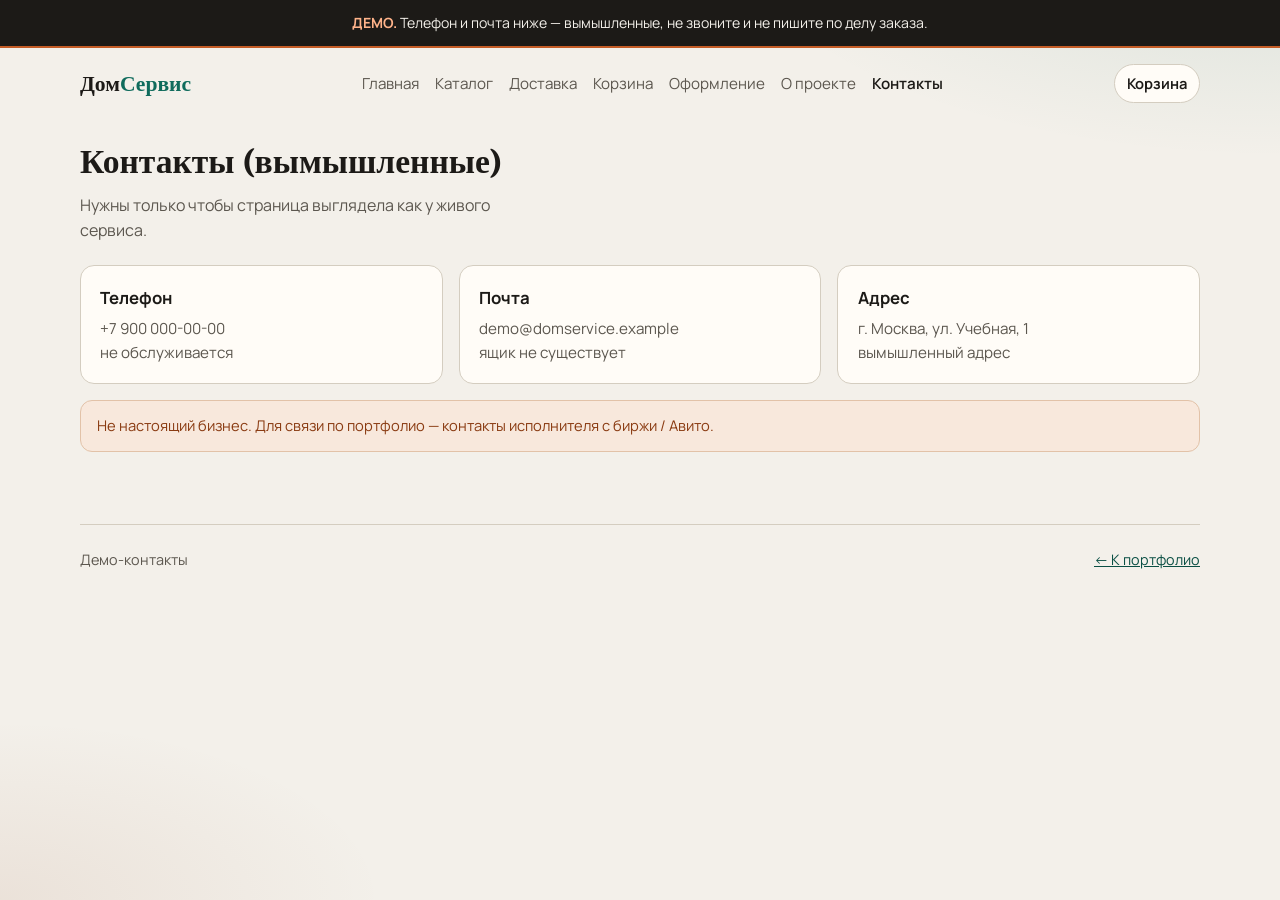
<file: works/service-shop/contacts.html>
<!DOCTYPE html>
<html lang="ru">
<head>
  <meta charset="UTF-8" />
  <meta name="viewport" content="width=device-width, initial-scale=1" />
  <title>Контакты — ДомСервис (демо)</title>
  <meta name="robots" content="noindex, nofollow" />
  <link rel="preconnect" href="https://fonts.googleapis.com" />
  <link rel="preconnect" href="https://fonts.gstatic.com" crossorigin />
  <link href="https://fonts.googleapis.com/css2?family=Fraunces:opsz,wght@9..144,500;600;700&family=Manrope:wght@400;500;600;700&display=swap" rel="stylesheet" />
  <link rel="stylesheet" href="styles.css" />
</head>
<body>
  <p class="demo-banner" role="note">
    <strong>ДЕМО.</strong> Телефон и почта ниже — вымышленные, не звоните и не пишите по делу заказа.
  </p>
  <div class="wrap">
    <header class="site-header">
      <a class="logo" href="index.html">Дом<span>Сервис</span></a>
      <nav class="nav" aria-label="Меню">
        <a href="index.html">Главная</a>
        <a href="catalog.html">Каталог</a>
        <a href="delivery.html">Доставка</a>
        <a href="cart.html">Корзина</a>
        <a href="order.html">Оформление</a>
        <a href="about.html">О проекте</a>
        <a class="is-active" href="contacts.html">Контакты</a>
      </nav>
      <a class="cart-link" href="cart.html">Корзина <span class="cart-badge" data-cart-count hidden>0</span></a>
      <button class="nav-toggle" type="button" aria-label="Меню" aria-expanded="false"><span></span></button>
    </header>

    <section class="section" style="padding-top:1rem">
      <div class="section-head">
        <h2>Контакты (вымышленные)</h2>
        <p>Нужны только чтобы страница выглядела как у живого сервиса.</p>
      </div>
      <div class="grid-3">
        <article class="card">
          <h3>Телефон</h3>
          <p>+7 900 000-00-00<br /><span class="muted">не обслуживается</span></p>
        </article>
        <article class="card">
          <h3>Почта</h3>
          <p>demo@domservice.example<br /><span class="muted">ящик не существует</span></p>
        </article>
        <article class="card">
          <h3>Адрес</h3>
          <p>г. Москва, ул. Учебная, 1<br /><span class="muted">вымышленный адрес</span></p>
        </article>
      </div>
      <p class="notice">Не настоящий бизнес. Для связи по портфолио — контакты исполнителя с биржи / Авито.</p>
    </section>

    <footer class="site-footer">
      <div class="wrap" style="width:100%;padding:0">
        <span>Демо-контакты</span>
        <a href="../index.html">← К портфолио</a>
      </div>
    </footer>
  </div>
  <script src="script.js"></script>
</body>
</html>
</file>
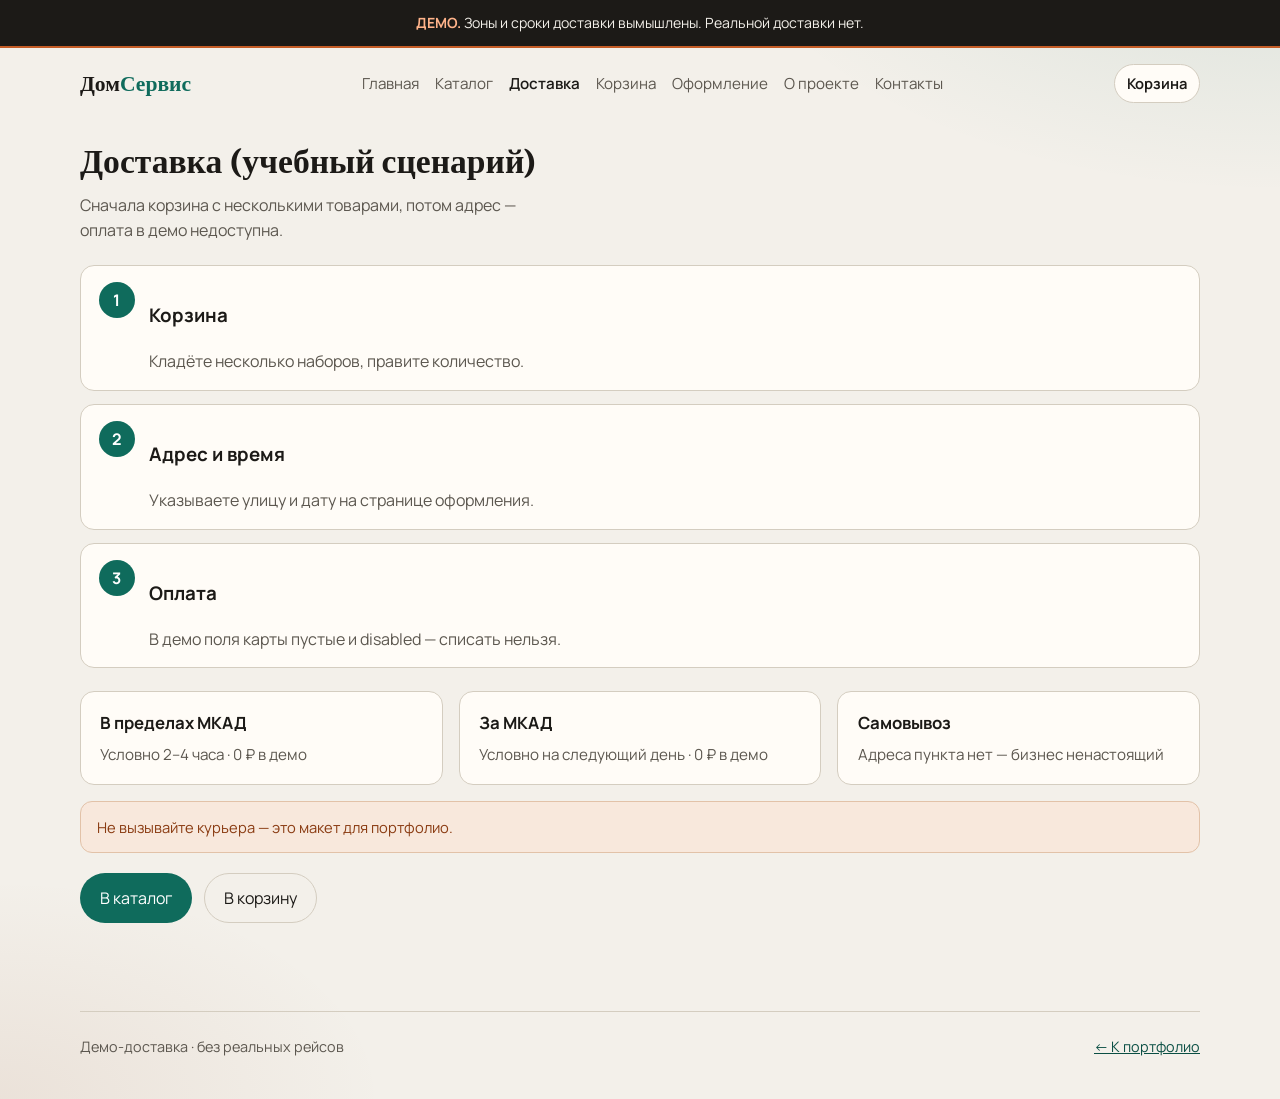
<file: works/service-shop/delivery.html>
<!DOCTYPE html>
<html lang="ru">
<head>
  <meta charset="UTF-8" />
  <meta name="viewport" content="width=device-width, initial-scale=1" />
  <title>Доставка — ДомСервис (демо)</title>
  <meta name="robots" content="noindex, nofollow" />
  <link rel="preconnect" href="https://fonts.googleapis.com" />
  <link rel="preconnect" href="https://fonts.gstatic.com" crossorigin />
  <link href="https://fonts.googleapis.com/css2?family=Fraunces:opsz,wght@9..144,500;600;700&family=Manrope:wght@400;500;600;700&display=swap" rel="stylesheet" />
  <link rel="stylesheet" href="styles.css" />
</head>
<body>
  <p class="demo-banner" role="note">
    <strong>ДЕМО.</strong> Зоны и сроки доставки вымышлены. Реальной доставки нет.
  </p>
  <div class="wrap">
    <header class="site-header">
      <a class="logo" href="index.html">Дом<span>Сервис</span></a>
      <nav class="nav" aria-label="Меню">
        <a href="index.html">Главная</a>
        <a href="catalog.html">Каталог</a>
        <a class="is-active" href="delivery.html">Доставка</a>
        <a href="cart.html">Корзина</a>
        <a href="order.html">Оформление</a>
        <a href="about.html">О проекте</a>
        <a href="contacts.html">Контакты</a>
      </nav>
      <a class="cart-link" href="cart.html">Корзина <span class="cart-badge" data-cart-count hidden>0</span></a>
      <button class="nav-toggle" type="button" aria-label="Меню" aria-expanded="false"><span></span></button>
    </header>

    <section class="section" style="padding-top:1rem">
      <div class="section-head">
        <h2>Доставка (учебный сценарий)</h2>
        <p>Сначала корзина с несколькими товарами, потом адрес — оплата в демо недоступна.</p>
      </div>
      <div class="steps">
        <article class="step">
          <div class="step-num">1</div>
          <div>
            <h3>Корзина</h3>
            <p class="muted" style="margin:0">Кладёте несколько наборов, правите количество.</p>
          </div>
        </article>
        <article class="step">
          <div class="step-num">2</div>
          <div>
            <h3>Адрес и время</h3>
            <p class="muted" style="margin:0">Указываете улицу и дату на странице оформления.</p>
          </div>
        </article>
        <article class="step">
          <div class="step-num">3</div>
          <div>
            <h3>Оплата</h3>
            <p class="muted" style="margin:0">В демо поля карты пустые и disabled — списать нельзя.</p>
          </div>
        </article>
      </div>
      <div class="grid-3" style="margin-top:1.4rem">
        <article class="card"><h3>В пределах МКАД</h3><p>Условно 2–4 часа · 0 ₽ в демо</p></article>
        <article class="card"><h3>За МКАД</h3><p>Условно на следующий день · 0 ₽ в демо</p></article>
        <article class="card"><h3>Самовывоз</h3><p>Адреса пункта нет — бизнес ненастоящий</p></article>
      </div>
      <p class="notice">Не вызывайте курьера — это макет для портфолио.</p>
      <p style="margin-top:1.2rem;display:flex;gap:0.7rem;flex-wrap:wrap">
        <a class="btn btn-primary" href="catalog.html">В каталог</a>
        <a class="btn btn-ghost" href="cart.html">В корзину</a>
      </p>
    </section>

    <footer class="site-footer">
      <div class="wrap" style="width:100%;padding:0">
        <span>Демо-доставка · без реальных рейсов</span>
        <a href="../index.html">← К портфолио</a>
      </div>
    </footer>
  </div>
  <script src="script.js"></script>
</body>
</html>
</file>
<file: styles.css>
:root {
  --bg: #090a09;
  --ink: #f3f1eb;
  --muted: #8f938b;
  --line: rgba(243, 241, 235, 0.12);
  --accent: #d2f25c;
  --accent-ink: #12140f;
  --light: #f5f4f0;
  --light-ink: #161816;
  --light-muted: #5e635c;
  --max: 1100px;
  --font: "DM Sans", system-ui, sans-serif;
  --display: "Fraunces", Georgia, serif;
}

*, *::before, *::after { box-sizing: border-box; }
html { scroll-behavior: smooth; }
body {
  margin: 0;
  font-family: var(--font);
  color: var(--ink);
  background: var(--bg);
  line-height: 1.5;
  -webkit-font-smoothing: antialiased;
  overflow-x: hidden;
}
a { color: inherit; }
button { font: inherit; }

.progress {
  position: fixed;
  top: 0; left: 0; right: 0;
  height: 2px;
  z-index: 60;
  background: transparent;
}
.progress i {
  display: block;
  height: 100%;
  width: 0%;
  background: var(--accent);
  transform-origin: left;
}

/* ——— NAV · navbar.gallery static ——— */
.nav {
  position: fixed;
  top: 0; left: 0; right: 0;
  z-index: 50;
  display: grid;
  grid-template-columns: 1fr auto 1fr;
  align-items: center;
  gap: 1rem;
  padding: 1.1rem clamp(1rem, 4vw, 2rem);
  transition: background 0.35s ease, backdrop-filter 0.35s ease, border-color 0.35s ease, padding 0.35s ease;
  border-bottom: 1px solid transparent;
}
.nav.is-solid {
  background: rgba(9, 10, 9, 0.78);
  backdrop-filter: blur(18px);
  -webkit-backdrop-filter: blur(18px);
  border-bottom-color: var(--line);
  padding-block: 0.75rem;
}
.nav__logo {
  justify-self: start;
  text-decoration: none;
  font-weight: 700;
  letter-spacing: 0.12em;
  font-size: 0.8rem;
  color: var(--accent);
}
.nav__center {
  display: flex;
  gap: 1.4rem;
  justify-self: center;
}
.nav__center a {
  text-decoration: none;
  font-size: 0.88rem;
  color: rgba(243, 241, 235, 0.72);
  transition: color 0.2s;
}
.nav__center a:hover { color: #fff; }
.nav__cta {
  justify-self: end;
  text-decoration: none;
  font-size: 0.82rem;
  font-weight: 600;
  padding: 0.55rem 1rem;
  border-radius: 999px;
  background: var(--accent);
  color: var(--accent-ink);
  transition: transform 0.25s ease, box-shadow 0.25s ease;
}
.nav__cta:hover {
  transform: translateY(-1px);
  box-shadow: 0 8px 24px rgba(210, 242, 92, 0.25);
}
.nav__burger {
  display: none;
  justify-self: end;
  width: 42px; height: 42px;
  border: 0;
  border-radius: 999px;
  background: rgba(255,255,255,0.06);
  cursor: pointer;
  flex-direction: column;
  justify-content: center;
  align-items: center;
  gap: 5px;
}
.nav__burger span {
  width: 16px; height: 1.5px;
  background: #fff;
  display: block;
  transition: transform 0.25s;
}
.drawer {
  position: fixed;
  inset: 0 0 auto 0;
  top: 4.2rem;
  margin: 0 1rem;
  z-index: 49;
  display: flex;
  flex-direction: column;
  gap: 0.2rem;
  padding: 1rem;
  border-radius: 1rem;
  background: rgba(14, 15, 14, 0.96);
  border: 1px solid var(--line);
  backdrop-filter: blur(12px);
  animation: drawerIn 0.3s ease;
}
.drawer[hidden] { display: none !important; }
.drawer a {
  text-decoration: none;
  padding: 0.85rem;
  border-radius: 0.6rem;
}
.drawer a:hover { background: rgba(255,255,255,0.05); }
@keyframes drawerIn {
  from { opacity: 0; transform: translateY(-8px); }
  to { opacity: 1; transform: none; }
}

/* ——— HERO · balanced split (supahero) ——— */
.hero {
  position: relative;
  min-height: 100dvh;
  padding: 6.5rem clamp(1rem, 4vw, 2rem) 0;
  display: flex;
  flex-direction: column;
  overflow: hidden;
}
.hero__mesh {
  position: absolute;
  inset: 0;
  pointer-events: none;
  background:
    radial-gradient(ellipse 55% 45% at 85% 18%, rgba(210, 242, 92, 0.15), transparent 60%),
    radial-gradient(ellipse 40% 35% at 12% 75%, rgba(60, 78, 52, 0.28), transparent 55%),
    linear-gradient(180deg, #0b0c0b 0%, #090a09 100%);
}
.hero__mesh::after {
  content: "";
  position: absolute;
  inset: 0;
  background-image:
    linear-gradient(rgba(243, 241, 235, 0.03) 1px, transparent 1px),
    linear-gradient(90deg, rgba(243, 241, 235, 0.03) 1px, transparent 1px);
  background-size: 64px 64px;
  mask-image: radial-gradient(ellipse 70% 60% at 48% 38%, #000, transparent 75%);
  animation: gridDrift 20s linear infinite;
}
@keyframes gridDrift {
  from { background-position: 0 0, 0 0; }
  to { background-position: 64px 32px, 64px 32px; }
}

.hero__layout {
  position: relative;
  z-index: 1;
  flex: 1;
  width: min(var(--max), 100%);
  margin: 0 auto;
  display: grid;
  grid-template-columns: 1.15fr 0.85fr;
  gap: clamp(1.5rem, 4vw, 3rem);
  align-items: center;
  padding-bottom: 1.5rem;
}

.hero__eyebrow {
  margin: 0 0 0.85rem;
  font-size: 0.78rem;
  font-weight: 600;
  letter-spacing: 0.06em;
  color: rgba(210, 242, 92, 0.85);
}

.hero__brand {
  margin: 0 0 0.55rem;
  font-size: clamp(3rem, 7.5vw, 5.2rem);
  font-family: var(--display);
  font-weight: 600;
  letter-spacing: -0.04em;
  line-height: 0.9;
  color: var(--accent);
  opacity: 0;
  transform: translateY(24px);
  transition: opacity 0.7s ease, transform 0.7s cubic-bezier(0.22, 1, 0.36, 1);
}
.hero__brand.is-in {
  opacity: 1;
  transform: none;
}

.hero__title {
  margin: 0 0 1.2rem;
  font-family: var(--display);
  font-weight: 500;
  font-size: clamp(2.5rem, 6.5vw, 4.4rem);
  line-height: 0.98;
  letter-spacing: -0.035em;
}
.hero__word {
  display: block;
  opacity: 0;
  transform: translateY(1rem);
  filter: blur(6px);
  transition:
    opacity 0.7s ease,
    transform 0.75s cubic-bezier(0.22, 1, 0.36, 1),
    filter 0.75s ease;
}
.hero__word.is-in {
  opacity: 1;
  transform: none;
  filter: none;
}
.hero__word--accent {
  color: var(--accent);
  font-style: italic;
}

.hero__lead {
  margin: 0 0 1.4rem;
  max-width: 36ch;
  color: rgba(243, 241, 235, 0.68);
  font-size: 1.05rem;
  line-height: 1.55;
}
.hero__actions {
  display: flex;
  flex-wrap: wrap;
  gap: 0.65rem;
  margin-bottom: 1.25rem;
}
.hero__meta {
  display: flex;
  flex-wrap: wrap;
  gap: 0.45rem 0.65rem;
  margin: 0;
  font-size: 0.76rem;
  letter-spacing: 0.07em;
  text-transform: uppercase;
  color: var(--muted);
  font-weight: 600;
}
[data-hero-fade] {
  opacity: 0;
  transform: translateY(16px);
  transition: opacity 0.65s ease, transform 0.65s cubic-bezier(0.22, 1, 0.36, 1);
}
[data-hero-fade].is-in {
  opacity: 1;
  transform: none;
}

.hero__stage {
  position: relative;
  min-height: 340px;
  display: flex;
  align-items: center;
  justify-content: center;
  opacity: 0;
  transform: translateX(28px) scale(0.96);
  transition: opacity 0.9s ease, transform 0.9s cubic-bezier(0.22, 1, 0.36, 1);
}
.hero__stage.is-in {
  opacity: 1;
  transform: none;
}

.hero__frame {
  width: min(100%, 360px);
  border-radius: 1.4rem;
  border: 1px solid rgba(243, 241, 235, 0.16);
  background:
    linear-gradient(155deg, rgba(28, 32, 26, 0.96), rgba(10, 12, 10, 0.98) 58%);
  box-shadow:
    0 36px 70px rgba(0, 0, 0, 0.5),
    0 0 0 1px rgba(210, 242, 92, 0.1),
    inset 0 1px 0 rgba(255, 255, 255, 0.04);
  overflow: hidden;
  backdrop-filter: blur(10px);
  animation: frameFloat 6.5s ease-in-out infinite;
}
@keyframes frameFloat {
  0%, 100% { transform: translateY(0); }
  50% { transform: translateY(-8px); }
}
.hero__frame-bar {
  display: flex;
  align-items: center;
  gap: 0.5rem;
  padding: 0.75rem 1rem;
  border-bottom: 1px solid rgba(243, 241, 235, 0.07);
  background: rgba(0, 0, 0, 0.42);
}
.mac-dot {
  width: 11px;
  height: 11px;
  border-radius: 50%;
  display: inline-block;
  flex-shrink: 0;
  box-shadow: inset 0 -1.5px 1px rgba(0, 0, 0, 0.28);
}
.mac-dot--close { background: #ff5f57; }
.mac-dot--min { background: #febc2e; }
.mac-dot--max { background: #28c840; }

.hero__frame-body {
  position: relative;
  padding: 1.35rem 1.65rem 2.5rem 1.95rem;
  min-height: 255px;
  overflow: hidden;
  display: flex;
  flex-direction: column;
  justify-content: center;
}

.hero__progress {
  position: absolute;
  top: 0;
  left: 0;
  bottom: 0;
  width: 3px;
  background: rgba(243, 241, 235, 0.1);
  z-index: 2;
  overflow: hidden;
}
.hero__progress i {
  display: block;
  width: 100%;
  height: 100%;
  background: linear-gradient(180deg, #f0ff9a, var(--accent) 45%, #7aa61f);
  box-shadow: 0 0 16px rgba(210, 242, 92, 0.75);
  transform: scaleY(0);
  transform-origin: top center;
  will-change: transform;
}
@media (prefers-reduced-motion: reduce) {
  .hero__progress i { transform: scaleY(1); }
}

.hero__preview-head {
  position: absolute;
  top: 1rem;
  left: 1.5rem;
  right: 1.35rem;
  display: flex;
  align-items: center;
  justify-content: space-between;
  z-index: 1;
}
.hero__preview-tag {
  margin: 0;
  font-size: 0.66rem;
  letter-spacing: 0.18em;
  text-transform: uppercase;
  color: rgba(243, 241, 235, 0.42);
  font-weight: 700;
}
.hero__preview-num {
  margin: 0;
  font-size: 0.7rem;
  letter-spacing: 0.08em;
  color: rgba(210, 242, 92, 0.75);
  font-weight: 700;
  font-variant-numeric: tabular-nums;
}

.hero__frame-label {
  margin: 0.85rem 0 0.5rem;
  font-family: var(--display);
  font-size: clamp(1.65rem, 2.5vw, 2.05rem);
  font-weight: 500;
  letter-spacing: -0.025em;
  transition: opacity 0.55s ease, transform 0.55s ease;
}
.hero__frame-sub {
  margin: 0;
  color: var(--muted);
  font-size: 0.92rem;
  transition: opacity 0.55s ease, transform 0.55s ease;
}
.hero__frame-label.is-swap,
.hero__frame-sub.is-swap {
  opacity: 0;
  transform: translateY(10px);
}
.hero__frame-line {
  width: 42px;
  height: 3px;
  margin-top: 1.2rem;
  border-radius: 999px;
  background: var(--accent);
  box-shadow: 0 0 16px rgba(210, 242, 92, 0.5);
}
.hero__frame-glow {
  position: absolute;
  width: 220px; height: 220px;
  right: -55px; bottom: -70px;
  border-radius: 50%;
  background: radial-gradient(circle, rgba(210, 242, 92, 0.4), transparent 68%);
  animation: glowPulse 5s ease-in-out infinite;
  pointer-events: none;
}
@keyframes glowPulse {
  0%, 100% { opacity: 0.5; transform: scale(1); }
  50% { opacity: 1; transform: scale(1.12); }
}

.hero__chip {
  position: absolute;
  padding: 0.55rem 0.85rem;
  border-radius: 999px;
  font-size: 0.78rem;
  font-weight: 700;
  letter-spacing: 0.04em;
  background: rgba(12, 14, 12, 0.85);
  border: 1px solid rgba(210, 242, 92, 0.35);
  color: var(--accent);
  backdrop-filter: blur(10px);
  animation: chipBob 4.2s ease-in-out infinite;
}
.hero__chip--a {
  top: 8%;
  right: -0.4rem;
  left: auto;
  animation-delay: 0s;
}
.hero__chip--b {
  bottom: 14%;
  right: -0.2rem;
  animation-delay: 0.8s;
  color: #f3f1eb;
  background: #0a0a0a;
  border-color: rgba(243, 241, 235, 0.22);
}
@keyframes chipBob {
  0%, 100% { transform: translateY(0); }
  50% { transform: translateY(-8px); }
}

.hero__strip {
  position: relative;
  z-index: 1;
  margin: 0 -clamp(1rem, 4vw, 2rem);
  padding: 1.1rem 0 1.4rem;
  border-top: 1px solid var(--line);
  overflow: hidden;
  mask-image: linear-gradient(90deg, transparent, #000 6%, #000 94%, transparent);
}
.hero__strip-track {
  display: flex;
  gap: 0.75rem;
  width: max-content;
  animation: stripMove 32s linear infinite;
}
.hero__strip:hover .hero__strip-track { animation-play-state: paused; }
@keyframes stripMove {
  from { transform: translateX(0); }
  to { transform: translateX(-50%); }
}
.hero__tile {
  position: relative;
  display: block;
  width: 196px;
  height: 124px;
  border-radius: 1rem;
  overflow: hidden;
  text-decoration: none;
  border: 1px solid rgba(255, 255, 255, 0.12);
  box-shadow: 0 12px 28px rgba(0, 0, 0, 0.35);
  transition: transform 0.3s ease, border-color 0.3s ease, box-shadow 0.3s ease;
  isolation: isolate;
}
.hero__tile:hover {
  transform: translateY(-5px) scale(1.025);
  border-color: rgba(210, 242, 92, 0.5);
  box-shadow: 0 18px 36px rgba(0, 0, 0, 0.45);
}
.hero__tile-media {
  position: absolute;
  inset: 0;
  background-color: #1a1c1a;
  background-size: cover;
  background-position: center;
  transform: scale(1.02);
  transition: transform 0.55s ease;
}
.hero__tile:hover .hero__tile-media { transform: scale(1.08); }
.hero__tile-veil {
  position: absolute;
  inset: 0;
  background:
    linear-gradient(180deg, rgba(8, 10, 8, 0.15) 0%, rgba(8, 10, 8, 0.25) 40%, rgba(8, 10, 8, 0.88) 100%);
  pointer-events: none;
}
.hero__tile-idx {
  position: absolute;
  top: 0.65rem;
  left: 0.8rem;
  z-index: 1;
  font-size: 0.68rem;
  letter-spacing: 0.12em;
  opacity: 0.75;
  font-weight: 700;
}
.hero__tile-title {
  position: absolute;
  left: 0.8rem;
  right: 0.8rem;
  bottom: 0.7rem;
  z-index: 1;
  margin: 0;
  font-family: var(--display);
  font-size: 1.15rem;
  font-weight: 500;
  letter-spacing: -0.02em;
  line-height: 1.15;
}

.btn {
  display: inline-flex;
  align-items: center;
  justify-content: center;
  min-height: 48px;
  padding: 0.7rem 1.25rem;
  border-radius: 999px;
  text-decoration: none;
  font-weight: 600;
  font-size: 0.92rem;
  transition: transform 0.25s, background 0.25s, border-color 0.25s, box-shadow 0.25s;
}
.btn:hover { transform: translateY(-2px); }
.btn--fill {
  background: var(--accent);
  color: var(--accent-ink);
  border: 1px solid var(--accent);
}
.btn--fill:hover { box-shadow: 0 12px 32px rgba(210, 242, 92, 0.28); }
.btn--ghost {
  border: 1px solid rgba(243, 241, 235, 0.3);
  color: var(--ink);
  background: transparent;
}
.btn--light {
  background: #fff;
  color: var(--light-ink);
  border: 1px solid #fff;
}
.btn--outline-light {
  border: 1px solid rgba(255,255,255,0.45);
  color: #fff;
  background: transparent;
}

/* ——— WORKS ——— */
.works {
  padding: 5.5rem clamp(1rem, 4vw, 2rem) 4rem;
  border-top: 1px solid var(--line);
}
.works__head {
  max-width: var(--max);
  margin: 0 auto 2rem;
}
.eyebrow {
  margin: 0 0 0.5rem;
  font-size: 0.72rem;
  letter-spacing: 0.16em;
  text-transform: uppercase;
  color: var(--accent);
  font-weight: 700;
}
.works__head h2,
.section-head h2,
.about h2 {
  margin: 0;
  font-family: var(--display);
  font-weight: 500;
  font-size: clamp(2.1rem, 4.5vw, 3.3rem);
  letter-spacing: -0.03em;
  line-height: 1.08;
}
.works__list {
  max-width: var(--max);
  margin: 0 auto;
  border-top: 1px solid var(--line);
}
.work-row {
  display: grid;
  grid-template-columns: 3.5rem 1fr auto;
  align-items: center;
  gap: 1rem;
  padding: 1.35rem 0.25rem;
  text-decoration: none;
  border-bottom: 1px solid var(--line);
  transition: padding 0.35s ease, background 0.35s ease;
}
.work-row:hover {
  padding-left: 0.75rem;
  background: linear-gradient(90deg, rgba(210, 242, 92, 0.07), transparent 55%);
}
.work-row__idx {
  font-size: 0.78rem;
  color: var(--muted);
  font-variant-numeric: tabular-nums;
}
.work-row__body strong {
  display: block;
  font-family: var(--display);
  font-size: clamp(1.45rem, 3vw, 2rem);
  font-weight: 500;
  letter-spacing: -0.02em;
  transition: color 0.25s;
}
.work-row:hover .work-row__body strong { color: var(--accent); }
.work-row__body em {
  font-style: normal;
  color: var(--muted);
  font-size: 0.9rem;
}
.work-row__go {
  font-size: 1.4rem;
  color: var(--accent);
  transform: translateX(-6px);
  opacity: 0;
  transition: transform 0.35s ease, opacity 0.35s ease;
}
.work-row:hover .work-row__go {
  opacity: 1;
  transform: translateX(0);
}

/* ——— PRICING · keep Apple look ——— */
.pricing {
  padding: 5rem 0 4.5rem;
  background:
    radial-gradient(ellipse 55% 35% at 50% 0%, rgba(210, 242, 92, 0.14), transparent 60%),
    var(--light);
  color: var(--light-ink);
}
.section-head {
  width: min(var(--max), calc(100% - 2.5rem));
  margin: 0 auto 1.75rem;
}
.section-head--light .eyebrow { color: #6a861c; }
.section-lead {
  margin: 0.65rem 0 0;
  max-width: 42ch;
  color: var(--light-muted);
}
.pricing__toggle {
  width: min(360px, calc(100% - 2.5rem));
  margin: 0 auto 2rem;
  display: grid;
  grid-template-columns: 1fr 1fr;
  padding: 0.3rem;
  border-radius: 999px;
  background: rgba(0, 0, 0, 0.06);
}
.pricing__toggle button {
  border: 0;
  border-radius: 999px;
  padding: 0.65rem 0.5rem;
  background: transparent;
  color: var(--light-muted);
  cursor: pointer;
  font-weight: 600;
  font-size: 0.85rem;
  transition: background 0.25s, color 0.25s, box-shadow 0.25s;
}
.pricing__toggle button.is-on {
  background: #fff;
  color: var(--light-ink);
  box-shadow: 0 4px 16px rgba(0, 0, 0, 0.08);
}
.pricing__grid {
  width: min(var(--max), calc(100% - 2.5rem));
  margin: 0 auto;
  display: grid;
  grid-template-columns: repeat(3, 1fr);
  gap: 1rem;
  align-items: stretch;
}
.plan {
  position: relative;
  display: flex;
  flex-direction: column;
  padding: 1.6rem 1.4rem 1.4rem;
  border-radius: 1.35rem;
  background: #fff;
  border: 1px solid rgba(0, 0, 0, 0.06);
  box-shadow: 0 10px 30px rgba(0, 0, 0, 0.04);
}
.plan--featured {
  background: var(--light-ink);
  color: #fff;
  border-color: transparent;
  box-shadow: 0 24px 50px rgba(0, 0, 0, 0.22);
  transform: scale(1.03);
  z-index: 1;
}
.plan__badge {
  position: absolute;
  top: 0.9rem; right: 0.9rem;
  margin: 0;
  padding: 0.28rem 0.55rem;
  border-radius: 999px;
  background: var(--accent);
  color: var(--accent-ink);
  font-size: 0.68rem;
  font-weight: 700;
  letter-spacing: 0.04em;
  text-transform: uppercase;
}
.plan h3 {
  margin: 0 0 0.35rem;
  font-family: var(--display);
  font-size: 1.7rem;
  font-weight: 500;
}
.plan__desc {
  margin: 0 0 1.1rem;
  color: var(--light-muted);
  font-size: 0.92rem;
}
.plan--featured .plan__desc { color: rgba(255,255,255,0.65); }
.plan__price {
  margin: 0 0 1.2rem;
  display: flex;
  align-items: baseline;
  gap: 0.35rem;
  flex-wrap: wrap;
}
.plan__price span { font-size: 0.85rem; color: var(--light-muted); }
.plan--featured .plan__price span { color: rgba(255,255,255,0.55); }
.plan__price strong {
  font-size: clamp(2rem, 3vw, 2.6rem);
  font-weight: 700;
  letter-spacing: -0.03em;
  transition: opacity 0.2s;
}
.plan__price em {
  font-style: normal;
  font-size: 1rem;
  color: var(--light-muted);
}
.plan--featured .plan__price em { color: rgba(255,255,255,0.55); }
.plan ul {
  margin: 0 0 1.4rem;
  padding: 0;
  list-style: none;
  display: grid;
  gap: 0.55rem;
  flex: 1;
}
.plan li {
  position: relative;
  padding-left: 1.35rem;
  font-size: 0.92rem;
  color: var(--light-muted);
}
.plan--featured li { color: rgba(255,255,255,0.78); }
.plan li::before {
  content: "";
  position: absolute;
  left: 0; top: 0.45rem;
  width: 0.55rem; height: 0.55rem;
  border-radius: 50%;
  background: var(--accent);
}
.plan__btn {
  display: inline-flex;
  justify-content: center;
  align-items: center;
  min-height: 46px;
  border-radius: 999px;
  text-decoration: none;
  font-weight: 600;
  font-size: 0.9rem;
  border: 1px solid rgba(0, 0, 0, 0.12);
  color: var(--light-ink);
  background: #fff;
  transition: transform 0.25s, background 0.25s;
}
.plan__btn:hover { transform: translateY(-1px); }
.plan__btn--solid {
  background: var(--accent);
  border-color: var(--accent);
  color: var(--accent-ink);
}
.plan--featured .plan__btn:not(.plan__btn--solid) {
  background: transparent;
  border-color: rgba(255,255,255,0.28);
  color: #fff;
}

/* ——— ABOUT ——— */
.about {
  padding: 5.5rem clamp(1rem, 4vw, 2rem);
  max-width: var(--max);
  margin: 0 auto;
  display: grid;
  grid-template-columns: 1fr 1fr;
  gap: 2.5rem;
  align-items: start;
}
.about__right p {
  margin: 0 0 1.4rem;
  color: var(--muted);
  font-size: 1.08rem;
  max-width: 36ch;
}
.about__right ul {
  margin: 0;
  padding: 0;
  list-style: none;
  display: grid;
  gap: 0.75rem;
}
.about__right li {
  padding-bottom: 0.75rem;
  border-bottom: 1px solid var(--line);
  color: rgba(243, 241, 235, 0.85);
}
.about__right strong { color: var(--accent); }

/* ——— CTA · cta.gallery bold ——— */
.cta {
  padding: 0 clamp(1rem, 4vw, 2rem) 5rem;
}
.cta__stage {
  max-width: var(--max);
  margin: 0 auto;
  padding: clamp(3rem, 8vw, 5.5rem) clamp(1.5rem, 5vw, 3rem);
  border-radius: 1.75rem;
  text-align: center;
  background:
    radial-gradient(ellipse 80% 70% at 50% 120%, rgba(0,0,0,0.35), transparent 55%),
    linear-gradient(160deg, #c6e84a 0%, #9ec428 45%, #6f9218 100%);
  color: var(--accent-ink);
  overflow: hidden;
  position: relative;
}
.cta__stage::before {
  content: "";
  position: absolute;
  inset: -40% -20%;
  background: radial-gradient(circle at 30% 40%, rgba(255,255,255,0.22), transparent 40%);
  animation: ctaShine 7s ease-in-out infinite;
  pointer-events: none;
}
@keyframes ctaShine {
  0%, 100% { transform: translate(0, 0); }
  50% { transform: translate(8%, 6%); }
}
.cta__kicker {
  position: relative;
  margin: 0 0 0.75rem;
  font-size: 0.72rem;
  letter-spacing: 0.16em;
  text-transform: uppercase;
  font-weight: 700;
  opacity: 0.7;
}
.cta__stage h2 {
  position: relative;
  margin: 0 auto 1rem;
  font-family: var(--display);
  font-weight: 600;
  font-size: clamp(3rem, 10vw, 6rem);
  line-height: 0.95;
  letter-spacing: -0.04em;
}
.cta__sub {
  position: relative;
  margin: 0 auto 1.75rem;
  max-width: 34ch;
  font-size: 1.05rem;
  opacity: 0.8;
}
.cta__actions {
  position: relative;
  display: flex;
  flex-wrap: wrap;
  justify-content: center;
  gap: 0.65rem;
}

/* ——— FOOTER · footer.design large type ——— */
.footer {
  border-top: 1px solid var(--line);
  padding: 3rem clamp(1rem, 4vw, 2rem) 2rem;
  background: #060706;
}
.footer__mega {
  display: block;
  max-width: var(--max);
  margin: 0 auto 2.5rem;
  text-decoration: none;
  font-family: var(--display);
  font-size: clamp(3.5rem, 14vw, 9rem);
  font-weight: 600;
  letter-spacing: -0.05em;
  line-height: 0.85;
  color: transparent;
  -webkit-text-stroke: 1px rgba(243, 241, 235, 0.35);
  transition: color 0.4s ease, -webkit-text-stroke 0.4s ease, letter-spacing 0.5s ease;
}
.footer__mega:hover,
.footer__mega.is-hot {
  color: var(--accent);
  -webkit-text-stroke: 1px transparent;
  letter-spacing: -0.02em;
}
.footer__grid {
  max-width: var(--max);
  margin: 0 auto;
  display: grid;
  grid-template-columns: repeat(4, 1fr);
  gap: 1.5rem;
  padding-top: 1.5rem;
  border-top: 1px solid var(--line);
}
.footer__grid p {
  margin: 0 0 0.55rem;
  font-size: 0.7rem;
  letter-spacing: 0.14em;
  text-transform: uppercase;
  color: rgba(243, 241, 235, 0.4);
  font-weight: 700;
}
.footer__grid a {
  display: block;
  text-decoration: none;
  margin-bottom: 0.35rem;
  color: rgba(243, 241, 235, 0.82);
  font-size: 0.95rem;
  transition: color 0.2s;
}
.footer__grid a:hover { color: var(--accent); }
.footer__note p {
  text-transform: none;
  letter-spacing: 0;
  font-weight: 400;
  font-size: 0.92rem;
  color: var(--muted);
  line-height: 1.45;
}
.footer__note span {
  display: block;
  margin-top: 1rem;
  font-size: 0.8rem;
  color: rgba(243, 241, 235, 0.35);
}

/* reveals */
.reveal {
  opacity: 0;
  transform: translateY(28px);
  transition: opacity 0.7s cubic-bezier(0.22, 1, 0.36, 1), transform 0.7s cubic-bezier(0.22, 1, 0.36, 1);
}
.reveal.is-in {
  opacity: 1;
  transform: none;
}
.hero__title .line { opacity: 1; transform: none; }

@media (max-width: 920px) {
  .nav { grid-template-columns: 1fr auto; }
  .nav__center, .nav__cta { display: none; }
  .nav__burger { display: inline-flex; }
  .hero__layout { grid-template-columns: 1fr; }
  .hero__stage { min-height: 280px; order: -1; }
  .hero__frame { width: min(100%, 300px); }
  .pricing__grid { grid-template-columns: 1fr; max-width: 420px; }
  .plan--featured { transform: none; }
  .about { grid-template-columns: 1fr; }
  .footer__grid { grid-template-columns: 1fr 1fr; }
}
@media (max-width: 560px) {
  .work-row { grid-template-columns: 2.5rem 1fr auto; }
  .footer__grid { grid-template-columns: 1fr; }
  .hero { padding-top: 5.5rem; }
  .hero__chip--a { left: 0; }
  .hero__chip--b { right: 0; }
  .hero__tile { width: 158px; height: 104px; }
  .hero__tile-title { font-size: 1rem; }
}

@media (prefers-reduced-motion: reduce) {
  html { scroll-behavior: auto; }
  .hero__mesh::after,
  .hero__frame,
  .hero__frame-glow,
  .hero__chip,
  .hero__strip-track,
  .cta__stage::before { animation: none; }
  .reveal,
  .hero__brand,
  .hero__word,
  [data-hero-fade],
  .hero__stage {
    opacity: 1;
    transform: none;
    filter: none;
    transition: none;
  }
  .btn:hover, .work-row:hover, .plan__btn:hover, .hero__tile:hover { transform: none; }
}

/* Minimal light composition. */
.hero { background:#080a09; }
.hero__mesh { background:radial-gradient(ellipse 65% 65% at 30% 48%,#a8bda008,transparent 70%),#080a09; }
.hero__mesh::after { display:none; }
.hero__copy { position:relative;isolation:isolate;padding:24px 0 34px;font-family:-apple-system,BlinkMacSystemFont,"Segoe UI",Arial,sans-serif; }
.hero__eyebrow { display:flex;align-items:center;gap:10px;padding:0;border:0;background:none;margin:0 0 32px;font-size:10px;letter-spacing:.085em;font-weight:500;color:#9da49a; }
.hero__status { width:5px;height:5px;border-radius:50%;background:#d2f25c;box-shadow:0 0 12px #d2f25c55; }
.hero__title { font-family:inherit;font-size:clamp(54px,6.6vw,86px);font-weight:550;line-height:.99;letter-spacing:-.065em;margin:0 0 34px; }
.hero__word { position:relative;width:fit-content;max-width:100%;transition:opacity .9s ease,transform 1.1s cubic-bezier(.16,1,.3,1),filter 1.1s ease;color:#ecefe8; }
.hero__word:first-child { background:linear-gradient(180deg,#fff,#c8cdc5);background-clip:text;-webkit-background-clip:text;color:transparent; }
.hero__word--middle { color:#929b8d;font-weight:400; }
.hero__word--accent { display:block;color:#e1fba0;font-style:normal;letter-spacing:-.07em;background:linear-gradient(130deg,#f2ffc8,#c8ed73 55%,#92ae54);background-clip:text;-webkit-background-clip:text;-webkit-text-fill-color:transparent; }
.hero__word--accent::after { content:"";position:absolute;z-index:-1;left:1%;right:-25%;bottom:0;height:2px;border-radius:100%;background:linear-gradient(90deg,transparent,#d2f25cbb 22%,#ecffbb 45%,#d2f25c44 75%,transparent);box-shadow:0 1px 16px 2px #d2f25c18,0 4px 42px 9px #d2f25c10;transform:rotate(-7deg); }
.hero__period { color:#d2f25c; }
.hero__details { display:flex;margin:0 0 30px; }
.hero__detail-line { display:none; }
.hero__lead { margin:0;max-width:36ch;font-size:14px;font-weight:400;line-height:1.8;letter-spacing:-.01em;color:#a4ab9f; }
.hero__actions { display:flex;align-items:center;flex-wrap:wrap;gap:20px;margin-bottom:30px; }
.hero__actions .btn { display:inline-flex;align-items:center;gap:18px;min-height:48px;font-size:12px;font-weight:500;letter-spacing:0;transition:background .25s,box-shadow .25s,transform .25s; }
.hero__actions .btn--fill { padding:7px 8px 7px 20px;border-radius:99px;background:linear-gradient(150deg,#e6f8b7,#c7e97b);border:1px solid #dff3a8;color:#142007;box-shadow:inset 0 1px 0 #fff8,0 8px 30px #b6dc5d12; }
.hero__arrow { width:32px;height:32px;display:grid;place-items:center;border-radius:50%;background:#19250c;color:#def4ac;font-size:18px;transition:transform .25s; }
.hero__actions .btn--fill:hover { transform:translateY(-2px);box-shadow:0 6px 38px #d2f25c30; }
.hero__actions .btn--fill:hover .hero__arrow { transform:rotate(45deg); }
.hero__actions .btn--ghost { padding:8px 0;border:0;border-bottom:1px solid #ffffff24;border-radius:0;background:none;color:#d5dacd;min-height:36px; }
.hero__actions .btn--ghost:hover { color:#d2f25c;transform:none;border-bottom-color:#d2f25c; }
.hero__meta { font-size:9px;font-weight:400;letter-spacing:.025em;text-transform:none;color:#788272;gap:10px;margin:0; }
.hero__frame { animation:none; }
.hero__chip { animation:none; }
.hero__frame-line { width:100%;background:linear-gradient(90deg,#d2f25c,#d2f25c99);box-shadow:0 0 13px #d2f25c24; }
/* Intro exits through CSS even if JavaScript is unavailable. */
.site-intro { position:fixed;inset:0;z-index:1000;display:grid;place-items:center;background:#080a09;overflow:hidden;animation:introCurtain .95s cubic-bezier(.76,0,.24,1) 1.5s forwards; }
.site-intro__center { text-align:center;position:relative; }
.site-intro__logo { display:flex;justify-content:center;gap:.04em;font-family:-apple-system,BlinkMacSystemFont,"Segoe UI",Arial,sans-serif;font-size:clamp(42px,9vw,110px);font-weight:600;letter-spacing:-.055em;color:#f0f4e9; }
.site-intro__logo span { display:inline-block;animation:introLetter 1.05s cubic-bezier(.16,1,.3,1) both; }
.site-intro__logo span:nth-child(2) { animation-delay:.09s; }
.site-intro__logo span:nth-child(3) { animation-delay:.27s; }
.site-intro__logo span:nth-child(4) { animation-delay:.27s; }
.site-intro__logo span:nth-child(5) { animation-delay:.36s; }
.site-intro__logo span:nth-child(6) { animation-delay:.45s;color:#d2f25c; }
.site-intro__line { height:1px;margin-top:20px;background:#ffffff10;overflow:hidden; }
.site-intro__line i { display:block;height:100%;width:100%;background:linear-gradient(90deg,transparent,#e8ffb0);transform-origin:left;animation:introLine 1.4s cubic-bezier(.4,0,.2,1) both; }
.site-intro__center p { margin:16px 0 0;font:10px -apple-system,BlinkMacSystemFont,"Segoe UI",sans-serif;letter-spacing:.12em;color:#8e9886;animation:introLetter 1.05s .2s both; }
.site-intro__light { position:absolute;width:65vw;height:65vw;max-width:800px;max-height:800px;background:radial-gradient(circle,#d2f25c0b,transparent 65%); }
@keyframes introLetter { from { opacity:0;filter:blur(12px);transform:translateY(22px); } to { opacity:1;filter:blur(0);transform:none; } }
@keyframes introLine { from { transform:scaleX(0); } to { transform:scaleX(1); } }
@keyframes introCurtain { 0% { clip-path:inset(0); } 99% { visibility:visible; } 100% { clip-path:inset(0 0 100% 0);visibility:hidden;pointer-events:none; } }
@media(max-width:920px) {
 .hero__stage { order:0; }
 .hero__layout { gap:28px; }
 .hero__copy { padding:8px 0 16px; }
 .hero__title { font-size:clamp(50px,9.5vw,82px); }
}
@media(max-width:560px) {
 .hero { padding-top:6rem; }
 .hero__title { font-size:clamp(44px,12vw,65px);margin-bottom:30px; }
 .hero__eyebrow { font-size:9px;margin-bottom:28px;letter-spacing:.035em; }
 .hero__lead { font-size:13px; }
 .hero__actions { gap:16px; }
 .hero__actions .btn { font-size:11px;gap:12px; }
 .hero__meta { font-size:9px;gap:7px; }
}
@media(prefers-reduced-motion:reduce) {
 .site-intro { display:none;animation:none; }
 .hero__word { opacity:1;filter:none;transform:none;transition:none; }
}
/* Silver / ice: restrained two-line headline and neutral controls. */
.hero { --accent:#abcaff;--muted:#9199a6;background:#090a0d; }
.hero__mesh { background:radial-gradient(ellipse 60% 70% at 73% 43%,#7f9ed010,transparent 72%),linear-gradient(135deg,#111217,#090a0d 65%); }
.hero__copy { padding-block:26px 36px; }
.hero__eyebrow { color:#9ca2af;letter-spacing:.06em;font-size:10.5px;margin-bottom:34px; }
.hero__status { background:#bdd6ff;box-shadow:0 0 10px #bdd6ff40; }
.hero__title { font-size:clamp(49px,6.35vw,80px);font-weight:500;letter-spacing:-.06em;line-height:1.13;margin-bottom:30px; }
.hero__word:first-child { background:linear-gradient(165deg,#fff 20%,#c3c7d0);background-clip:text;-webkit-background-clip:text;color:transparent; }
.hero__period { color:#c0d5fc; }
.hero__second-line { display:block;white-space:nowrap;font-size:.78em;letter-spacing:-.055em; }
.hero__second-line .hero__word { display:inline-block; }
.hero__second-line .hero__word--middle { background:none;color:#9da4b0;font-weight:400;margin-right:.12em; }
.hero__second-line .hero__word--accent { font-weight:500;background:linear-gradient(135deg,#f0f5ff,#b2d0ff 55%,#91ade5);background-clip:text;-webkit-background-clip:text;-webkit-text-fill-color:transparent;letter-spacing:-.055em; }
.hero__word--accent::after { display:none; }
.hero__details { margin-bottom:32px; }
.hero__lead { color:#a1a8b4;font-size:15px;line-height:1.8;letter-spacing:.005em; }
.hero__actions { gap:24px;margin-bottom:34px; }
.hero__actions .btn--fill { padding:14px 20px;min-height:48px;background:linear-gradient(150deg,#fff,#dfe5f0);border:1px solid #eef1f9;color:#161a22;box-shadow:inset 0 1px 0 #fff,0 8px 26px #0003;border-radius:13px; }
.hero__arrow { background:none;color:#343d50;width:auto;height:auto;font-size:18px; }
.hero__actions .btn--fill:hover { background:#fff;box-shadow:0 8px 30px #aacaff20; }
.hero__actions .btn--ghost { color:#c6ccd7;border-color:#ccd4e42a; }
.hero__actions .btn--ghost:hover { color:#bdd6ff;border-color:#bdd6ff; }
.hero__meta { color:#7c8493;font-size:10px;gap:10px; }
.hero__frame { border-color:#ffffff20;background:linear-gradient(140deg,#222630aa,#101116 70%);box-shadow:0 36px 80px #0006,inset 0 1px 0 #fff1; }
.hero__frame-bar { background:#ffffff04;border-color:#ffffff0c; }
.hero__frame-label { color:#eef1f8; }
.hero__frame-sub { color:#8f98a7; }
.hero__frame-line { background:linear-gradient(90deg,#abcaff,#abcaff44);box-shadow:0 0 14px #abcaff20; }
.hero__frame-glow { background:radial-gradient(circle,#8dabda38,transparent 68%); }
.hero__progress i { background:linear-gradient(180deg,#f0f5ff,#a9c6f7 55%,#6788c4);box-shadow:0 0 14px #abcaff66; }
.hero__preview-num { color:#abcaff; }
.hero__chip { background:#11141bcc;border-color:#c0d5fc33;color:#c0d5fc;font-weight:500;letter-spacing:.015em; }
.hero__chip--b { color:#bfc5d0;background:#101218;border-color:#ffffff22; }
.nav__logo { color:#e2e7f0; }
.nav__cta { background:#e8edf7;color:#161b25; }
.nav__cta:hover { box-shadow:0 8px 24px #abcaff20; }
.nav.is-solid { background:#0b0d12d9; }
.site-intro { background:#090a0d; }
.site-intro__logo { color:#f0f3fa; }
.site-intro__logo span:nth-child(6) { color:#bdd6ff; }
.site-intro__line i { background:linear-gradient(90deg,transparent,#c8dcff); }
.site-intro__center p { color:#9199a8; }
.site-intro__light { background:radial-gradient(circle,#abcaff0e,transparent 65%); }
@media(max-width:920px) {
 .hero__title { font-size:clamp(45px,8.6vw,76px); }
}
@media(max-width:560px) {
 .hero__title { font-size:clamp(39px,10.8vw,60px);margin-bottom:26px; }
 .hero__eyebrow { font-size:9px;letter-spacing:.015em;margin-bottom:27px; }
 .hero__lead { font-size:13px; }
 .hero__actions { gap:18px; }
 .hero__actions .btn--fill { padding:13px 17px; }
 .hero__meta { font-size:9px;gap:7px; }
}
/* Restore the original intro colors; slightly lift the hero exposure. */
.site-intro { background:#080a09; }
.site-intro__logo { color:#f0f4e9; }
.site-intro__logo span:nth-child(6) { color:#d2f25c; }
.site-intro__line i { background:linear-gradient(90deg,transparent,#e8ffb0); }
.site-intro__center p { color:#8e9886; }
.site-intro__light { background:radial-gradient(circle,#d2f25c0b,transparent 65%); }
.hero { background:#101217; }
.hero__mesh { background:radial-gradient(ellipse 65% 75% at 72% 40%,#8baadc17,transparent 72%),linear-gradient(135deg,#191c23,#101217 70%); }
.hero__eyebrow { color:#aeb6c4; }
.hero__second-line .hero__word--middle { color:#b0b8c5; }
.hero__lead { color:#b4bbc7; }
.hero__meta { color:#929cad; }
.hero__frame { background:linear-gradient(140deg,#2b303caa,#161a22 70%);border-color:#ffffff28; }
.hero__frame-sub { color:#a2adbf; }

/* Original green-black palette, retaining the current composition. */
.hero { --accent:#d2f25c;--muted:#8f938b;background:#080a09; }
.hero__mesh { background:radial-gradient(ellipse 65% 65% at 30% 48%,#a8bda008,transparent 70%),#080a09; }
.hero__eyebrow { color:#9da49a; }
.hero__status { background:#d2f25c;box-shadow:0 0 12px #d2f25c55; }
.hero__word:first-child { background:linear-gradient(180deg,#fff,#c8cdc5);background-clip:text;-webkit-background-clip:text; }
.hero__period { color:#d2f25c; }
.hero__second-line .hero__word--middle { color:#929b8d; }
.hero__second-line .hero__word--accent { background:linear-gradient(130deg,#f2ffc8,#c8ed73 55%,#92ae54);background-clip:text;-webkit-background-clip:text; }
.hero__lead { color:#a4ab9f; }
.hero__meta { color:#788272; }
.hero__actions .btn--fill { background:linear-gradient(150deg,#e6f8b7,#c7e97b);border-color:#dff3a8;color:#142007;box-shadow:inset 0 1px 0 #fff8,0 8px 30px #b6dc5d12; }
.hero__actions .btn--fill:hover { background:#e6f8b7;box-shadow:0 6px 38px #d2f25c30; }
.hero__arrow { color:#19250c; }
.hero__actions .btn--ghost { color:#d5dacd;border-color:#ffffff24; }
.hero__actions .btn--ghost:hover { color:#d2f25c;border-color:#d2f25c; }
.hero__frame { background:linear-gradient(155deg,#1c201af5,#0a0c0afa 58%);border-color:#f3f1eb29; }
.hero__frame-bar { background:#0006;border-color:#f3f1eb12; }
.hero__frame-label { color:#f3f1eb; }
.hero__frame-sub { color:#8f938b; }
.hero__frame-line { background:linear-gradient(90deg,#d2f25c,#d2f25c99);box-shadow:0 0 13px #d2f25c24; }
.hero__frame-glow { background:radial-gradient(circle,#d2f25c66,transparent 68%); }
.hero__progress i { background:linear-gradient(180deg,#f0ff9a,#d2f25c 45%,#7aa61f);box-shadow:0 0 16px #d2f25cbf; }
.hero__preview-num { color:#d2f25cbf; }
.hero__chip { background:#0c0e0cd9;border-color:#d2f25c59;color:#d2f25c; }
.hero__chip--b { background:#0a0a0a;border-color:#f3f1eb38;color:#f3f1eb; }
.nav__logo { color:#d2f25c; }
.nav__cta { background:#d2f25c;color:#12140f; }
.nav__cta:hover { box-shadow:0 8px 24px #d2f25c40; }
.nav.is-solid { background:#090a09c7; }
/* Continuous white-to-lime progression, matching the supplied reference. */
.site-intro { background:#080c09; }
.site-intro__logo span { color:transparent;-webkit-text-fill-color:transparent;background:linear-gradient(100deg,var(--letter-start,#fff),var(--letter-end,#fff));background-clip:text;-webkit-background-clip:text; }
.site-intro__logo span:nth-child(1),.site-intro__logo span:nth-child(2) { --letter-start:#fff;--letter-end:#fff; }
.site-intro__logo span:nth-child(3) { --letter-start:#fff;--letter-end:#f8ffe9; }
.site-intro__logo span:nth-child(4) { --letter-start:#f8ffe9;--letter-end:#edffb0; }
.site-intro__logo span:nth-child(5) { --letter-start:#edffb0;--letter-end:#ddff76; }
.site-intro__logo span:nth-child(6) { --letter-start:#ddff76;--letter-end:#d5ff45; }
.site-intro__line i { background:linear-gradient(90deg,#ffffff22,#d5ff45); }
.site-intro__center p { color:#8e9886; }
.site-intro__light { background:radial-gradient(circle,#b5f35c0c,transparent 65%); }

/* Give animated gradient glyphs room for their edges and blur. */
.site-intro__logo { padding:.14em .16em;line-height:1.2;overflow:visible; }
.site-intro__logo span { padding:0 .1em;margin:0 -.1em;overflow:visible; }
</file>
<file: appearance.css>
/* Theme control; the original palette remains the default. */
html { color-scheme:dark; }
.nav__tools { display:flex;align-items:center;justify-self:end;gap:14px; }
.theme-switch { position:relative;display:flex;align-items:center;justify-content:space-between;flex-shrink:0;width:68px;height:36px;padding:0 10px;border:1px solid #ffffff20;border-radius:99px;color:#818979;background:#ffffff06;cursor:pointer;-webkit-tap-highlight-color:transparent; }
.theme-switch__thumb { position:absolute;left:3px;top:3px;width:28px;height:28px;border-radius:50%;background:#323a27;transform:translateX(32px);transition:transform .3s cubic-bezier(.22,1,.36,1),background .3s;box-shadow:0 2px 5px #0002; }
.theme-switch svg { position:relative;z-index:1; }
.theme-switch__moon { color:#d2f25c; }
.theme-switch:hover { border-color:#d2f25c66; }
.theme-switch:focus-visible { outline:2px solid var(--accent);outline-offset:4px; }
html[data-theme="light"] { color-scheme:light;--bg:#f7f8f2;--ink:#20271d;--muted:#636c5d;--line:#26381a20;--accent:#627b1d;--accent-ink:#fff;--light:#f0f2e9;--light-ink:#1e2719;--light-muted:#5e6856; }
[data-theme="light"] .theme-switch { background:#e6ebdc;border-color:#293a1926;color:#7e8872; }
[data-theme="light"] .theme-switch__thumb { transform:translateX(0);background:#fff; }
[data-theme="light"] .theme-switch__sun { color:#344819; }
[data-theme="light"] .theme-switch__moon { color:#7e8872; }
[data-theme="light"] .hero { --accent:#627b1d;--muted:#68735d;background:#f7f8f2; }
[data-theme="light"] .hero__mesh { background:radial-gradient(ellipse 65% 75% at 80% 36%,#d6e8a94d,transparent 70%),linear-gradient(135deg,#fafbf6,#f0f3e8); }
[data-theme="light"] .hero__eyebrow { color:#677158; }
[data-theme="light"] .hero__status { background:#7c982c;box-shadow:0 0 10px #7c982c30; }
[data-theme="light"] .hero__word:first-child { background:linear-gradient(160deg,#1b2417,#4d5c41);background-clip:text;-webkit-background-clip:text; }
[data-theme="light"] .hero__second-line .hero__word--middle { color:#6e785f; }
[data-theme="light"] .hero__second-line .hero__word--accent { background:linear-gradient(135deg,#425e12,#789424);background-clip:text;-webkit-background-clip:text; }
[data-theme="light"] .hero__lead { color:#58644e; }
[data-theme="light"] .hero__meta { color:#6c775f; }
[data-theme="light"] .hero__actions .btn--fill { background:linear-gradient(145deg,#d6ed8c,#c7e47b);border-color:#bed877;color:#253412;box-shadow:inset 0 1px 0 #fff9,0 8px 25px #53662a12; }
[data-theme="light"] .hero__actions .btn--fill:hover { background:#d4ed88;box-shadow:0 8px 30px #8aa24625; }
[data-theme="light"] .hero__arrow { color:#34461d; }
[data-theme="light"] .hero__actions .btn--ghost { color:#3c4c2d;border-color:#4253304d; }
[data-theme="light"] .hero__actions .btn--ghost:hover { color:#607b1c;border-color:#607b1c; }
[data-theme="light"] .hero__frame { background:linear-gradient(145deg,#fff,#edf2df);border-color:#45583226;box-shadow:0 30px 65px #42532b16,inset 0 1px 0 #fff; }
[data-theme="light"] .hero__frame-bar { background:#e7ecde66;border-color:#45583214; }
[data-theme="light"] .hero__frame-label { color:#27351d; }
[data-theme="light"] .hero__frame-sub { color:#647254; }
[data-theme="light"] .hero__preview-tag { color:#7a876b; }
[data-theme="light"] .hero__preview-num { color:#5f7725; }
[data-theme="light"] .hero__frame-glow { background:radial-gradient(circle,#b0ce523b,transparent 68%); }
[data-theme="light"] .hero__frame-line { background:linear-gradient(90deg,#7d9c2f,#7d9c2f55);box-shadow:none; }
[data-theme="light"] .hero__progress { background:#536d211a; }
[data-theme="light"] .hero__progress i { background:linear-gradient(180deg,#a2bc50,#728e29);box-shadow:0 0 12px #738e2944; }
[data-theme="light"] .hero__chip { color:#56701e;background:#f9fbf2e6;border-color:#8299584d; }
[data-theme="light"] .hero__chip--b { background:#f6f8ef;color:#58644c;border-color:#53652c30; }
[data-theme="light"] .hero__tile { color:#fff; }
[data-theme="light"] .nav__logo { color:#405321; }
[data-theme="light"] .nav__center a { color:#59634e; }
[data-theme="light"] .nav__center a:hover { color:#202c16; }
[data-theme="light"] .nav__cta { color:#263712;background:#d1e68f; }
[data-theme="light"] .nav.is-solid { background:#f6f8efd9; }
[data-theme="light"] .nav__burger { background:#283b1810; }
[data-theme="light"] .nav__burger span { background:#354728; }
[data-theme="light"] .drawer { background:#f7f9f0f5;border-color:#40512b26; }
[data-theme="light"] .drawer a:hover { background:#58702e0c; }
[data-theme="light"] .work-row:hover { background:linear-gradient(90deg,#7a983212,transparent 60%); }
[data-theme="light"] .section-head--light .eyebrow { color:#627b1d; }
[data-theme="light"] .pricing { background:radial-gradient(ellipse at 50% 0%,#d4e39e22,transparent 60%),#f0f2e9; }
[data-theme="light"] .plan { border-color:#293a1917; }
[data-theme="light"] .plan--featured { color:#fff;background:#232d1c;border-color:#232d1c; }
[data-theme="light"] .plan__badge { background:#d2eb8c;color:#283b10; }
[data-theme="light"] .plan li::before { background:#829b37; }
[data-theme="light"] .plan--featured li::before { background:#d2eb8c; }
[data-theme="light"] .plan__btn--solid { color:#24370f;background:#d2eb8c;border-color:#d2eb8c; }
[data-theme="light"] .about__right li { color:#435237; }
[data-theme="light"] .cta__stage { color:#1d2d0d;background:radial-gradient(ellipse at 20% 0%,#ffffff66,transparent 60%),linear-gradient(145deg,#e3f1b8,#c9e280 60%,#abc858); }
[data-theme="light"] .cta__actions .btn--light { color:#263a11;background:#fff;border-color:#fff; }
[data-theme="light"] .cta__actions .btn--outline-light { color:#263a11;border-color:#40551d55; }
[data-theme="light"] .footer { background:#ecefe4; }
[data-theme="light"] .footer__mega { -webkit-text-stroke-color:#3c502c66; }
[data-theme="light"] .footer__mega:hover,[data-theme="light"] .footer__mega.is-hot { color:#627b1d;-webkit-text-stroke-color:transparent; }
[data-theme="light"] .footer__grid p { color:#69765d; }
[data-theme="light"] .footer__grid a { color:#405133; }
[data-theme="light"] .footer__grid a:hover { color:#627b1d; }
[data-theme="light"] .footer__note p { color:#5f6e53; }
[data-theme="light"] .footer__note span { color:#78846e; }
@media(max-width:920px) { .nav__tools { gap:12px; } }
@media(max-width:560px) { .nav__tools { gap:10px; } }
@media(prefers-reduced-motion:reduce) { .theme-switch__thumb { transition:none; } }
.hero__second-line .hero__word--middle { margin-right:.2em; }
@media(max-width:560px) {
 .hero__chip--a { left:auto;right:0;top:0;width:max-content; }
}

/* Softer pricing surface for the dark theme, preserving the light version. */
html[data-theme="dark"] .pricing {
 background:radial-gradient(ellipse 55% 35% at 50% 0%,rgba(180,204,106,.10),transparent 60%),#d8dbd0;
}
html[data-theme="dark"] .plan:not(.plan--featured) {
 background:#e7e9e1;border-color:rgba(30,42,21,.08);box-shadow:0 10px 30px rgba(0,0,0,.06);
}
html[data-theme="dark"] .plan:not(.plan--featured) .plan__btn {
 background:#f1f3eb;
}
html[data-theme="dark"] .pricing__toggle { background:rgba(30,42,21,.08); }
html[data-theme="dark"] .pricing__toggle button.is-on { background:#f0f2e9; }

/* Ambient cursor spotlight: no hit area, no custom cursor. */
.cursor-glow {
 position:fixed;left:0;top:0;width:260px;height:260px;z-index:40;
 pointer-events:none;border-radius:50%;opacity:0;
 background:radial-gradient(circle,rgba(210,242,92,.15) 0%,rgba(210,242,92,.065) 32%,rgba(210,242,92,0) 72%);
 mix-blend-mode:screen;transition:opacity .3s ease;will-change:transform;
}
.cursor-glow.is-visible { opacity:1; }
html[data-theme="light"] .cursor-glow {
 background:radial-gradient(circle,rgba(145,174,76,.145),rgba(145,174,76,.055) 35%,rgba(145,174,76,0) 72%);
 mix-blend-mode:multiply;
}
@media(hover:none),(pointer:coarse),(prefers-reduced-motion:reduce) {
 .cursor-glow { display:none; }
}

/* Paired capsule actions, each with its own moving arrow. */
.hero__actions { gap:12px; }
.hero__actions .btn { min-height:50px;padding:7px 8px 7px 19px;gap:18px;border-radius:999px;font-size:12px;font-weight:500;line-height:1.2; }
.hero__actions .btn--fill { background:linear-gradient(140deg,#e1f7a4,#c9e986);border:1px solid #dcf4a3;box-shadow:inset 0 1px 0 #fff8,0 5px 22px #b3d35d0d;color:#202e11; }
.hero__actions .btn--ghost { background:linear-gradient(150deg,#ffffff07,#ffffff02);border:1px solid #d8e4be30;color:#dce5cf;box-shadow:inset 0 1px 0 #ffffff06; }
.hero__actions .btn .hero__arrow { display:grid;place-items:center;flex-shrink:0;width:34px;height:34px;border-radius:50%;font-size:18px;background:#202c13;color:#dff5aa;transform:rotate(0);transition:transform .35s cubic-bezier(.22,1,.36,1),background .25s,color .25s; }
.hero__actions .btn--ghost .hero__arrow { background:#e2ebd40d;color:#c7d2b6; }
.hero__actions .btn--fill:hover { background:#e0f5a7;box-shadow:0 7px 27px #c9e98620;transform:translateY(-2px); }
.hero__actions .btn--ghost:hover { background:#ffffff09;border-color:#d8e4be66;color:#f0f6e6;transform:translateY(-2px); }
.hero__actions .btn:hover .hero__arrow,.hero__actions .btn:focus-visible .hero__arrow { transform:rotate(45deg); }
.hero__actions .btn:focus-visible { outline:2px solid var(--accent);outline-offset:4px; }
html[data-theme="light"] .hero__actions .btn--fill { background:linear-gradient(145deg,#d8ee95,#c7e47b);border-color:#bdd67c;color:#263b12;box-shadow:inset 0 1px 0 #fff9,0 5px 20px #53662a0b; }
html[data-theme="light"] .hero__actions .btn--ghost { background:#ffffff50;border-color:#455a2c30;color:#3c4f2b;box-shadow:inset 0 1px 0 #fff8; }
html[data-theme="light"] .hero__actions .btn--fill .hero__arrow { background:#354b1c;color:#e4f4bd; }
html[data-theme="light"] .hero__actions .btn--ghost .hero__arrow { background:#637b2410;color:#536a31; }
html[data-theme="light"] .hero__actions .btn--ghost:hover { background:#fff9;border-color:#536a3166; }
@media(max-width:560px) {
 .hero__actions { gap:10px; }
 .hero__actions .btn { min-height:46px;padding:6px 7px 6px 14px;font-size:11px;gap:12px; }
 .hero__actions .btn .hero__arrow { width:30px;height:30px;font-size:16px; }
}
@media(prefers-reduced-motion:reduce) {
 .hero__actions .btn .hero__arrow { transition:none; }
 .hero__actions .btn:hover,.hero__actions .btn:hover .hero__arrow,.hero__actions .btn:focus-visible .hero__arrow { transform:none; }
}
/* Keep the rotating preview in the first phone viewport. Desktop stays untouched. */
@media(max-width:560px) {
 .hero { padding-top:78px; }
 .hero__layout { flex:0;gap:10px;align-content:start;padding-bottom:18px; }
 .hero__copy { padding-block:6px; }
 .hero__eyebrow { margin-bottom:20px; }
 .hero__title { margin-bottom:20px; }
 .hero__details { margin-bottom:20px; }
 .hero__lead { line-height:1.6; }
 .hero__actions { margin-bottom:20px; }
 .hero__stage { min-height:240px; }
 .hero__frame-body { min-height:202px;padding-bottom:24px; }
}
@media(max-width:360px) {
 .hero__actions { gap:8px; }
 .hero__actions .btn { font-size:10px;gap:8px;padding:6px 6px 6px 10px;min-height:44px; }
 .hero__actions .btn .hero__arrow { width:26px;height:26px; }
}
@media(max-width:560px) and (max-height:640px) {
 .hero { padding-top:72px; }
 .hero__eyebrow { margin-bottom:14px; }
 .hero__title { font-size:clamp(34px,9.6vw,42px);margin-bottom:16px; }
 .hero__details { margin-bottom:16px; }
 .hero__actions { margin-bottom:16px; }
 .hero__stage { min-height:210px; }
 .hero__frame-body { min-height:174px;padding-bottom:16px; }
 .hero__frame-label { font-size:1.5rem; }
 .hero__frame-line { margin-top:12px; }
}

/* Keep the fill stable while hovering: no gradient-to-solid background flash. */
html[data-theme="dark"] .hero__actions .btn--fill,
html[data-theme="dark"] .hero__actions .btn--fill:hover {
 background:linear-gradient(140deg,#e1f7a4,#c9e986);
 transition:transform .25s ease,box-shadow .25s ease,border-color .25s ease;
}
html[data-theme="light"] .hero__actions .btn--fill,
html[data-theme="light"] .hero__actions .btn--fill:hover {
 background:linear-gradient(145deg,#d8ee95,#c7e47b);
 transition:transform .25s ease,box-shadow .25s ease,border-color .25s ease;
}

/* Phone first screen ends with the rotating window; the project strip follows below. */
@media(max-width:560px) {
 .hero { padding-top:90px; }
 .hero__layout { min-height:calc(100svh - 90px);grid-template-rows:auto 1fr;gap:14px;align-items:start; }
 .hero__stage { align-self:end; }
}
@media(max-width:560px) and (max-height:640px) {
 .hero { padding-top:78px; }
 .hero__layout { min-height:calc(100svh - 78px);gap:10px; }
}
</file>
<file: works/cleaning/styles.css>
:root {
  --bg: #eef5f2;
  --ink: #10201c;
  --muted: #5a6f68;
  --line: rgba(16, 32, 28, 0.12);
  --accent: #0f8f7b;
  --accent-hot: #12b89a;
  --accent-soft: rgba(15, 143, 123, 0.14);
  --glow: 0 0 0 1px rgba(15, 143, 123, 0.45), 0 10px 28px rgba(15, 143, 123, 0.22);
  --font-display: "Sora", sans-serif;
  --font-body: "Outfit", system-ui, sans-serif;
  --pad: clamp(1.1rem, 3vw, 2.4rem);
  --max: 1100px;
}

*,
*::before,
*::after {
  box-sizing: border-box;
}

html {
  scroll-behavior: smooth;
}

body {
  margin: 0;
  font-family: var(--font-body);
  color: var(--ink);
  background:
    radial-gradient(900px 480px at 8% -8%, rgba(18, 184, 154, 0.16), transparent 55%),
    radial-gradient(700px 420px at 100% 12%, rgba(120, 180, 210, 0.14), transparent 50%),
    linear-gradient(180deg, #f4faf7 0%, var(--bg) 45%, #e8f1ed 100%);
  line-height: 1.5;
  overflow-x: hidden;
}

img {
  display: block;
  max-width: 100%;
}

a {
  color: inherit;
  text-decoration: none;
}

button,
input,
select,
textarea {
  font: inherit;
}

.wrap {
  width: min(100% - 2 * var(--pad), var(--max));
  margin-inline: auto;
}

/* Ambient orbs */
.ambient {
  pointer-events: none;
  position: fixed;
  inset: 0;
  z-index: 0;
  overflow: hidden;
}

.orb {
  position: absolute;
  border-radius: 50%;
  filter: blur(50px);
  opacity: 0.45;
  animation: floaty 14s ease-in-out infinite;
}

.orb--a {
  width: 280px;
  height: 280px;
  left: -4%;
  top: 18%;
  background: rgba(18, 184, 154, 0.35);
}

.orb--b {
  width: 220px;
  height: 220px;
  right: -3%;
  top: 42%;
  background: rgba(120, 180, 210, 0.32);
  animation-delay: -4s;
}

.orb--c {
  width: 180px;
  height: 180px;
  left: 40%;
  bottom: 8%;
  background: rgba(15, 143, 123, 0.22);
  animation-delay: -8s;
}

@keyframes floaty {
  0%,
  100% {
    transform: translate3d(0, 0, 0);
  }
  50% {
    transform: translate3d(18px, -22px, 0);
  }
}

.demo-bar,
.top,
main,
.foot,
.float-cta,
.lightbox {
  position: relative;
  z-index: 1;
}

.demo-bar {
  position: sticky;
  top: 0;
  z-index: 60;
  display: flex;
  align-items: center;
  justify-content: center;
  gap: 0.55rem;
  padding: 0.55rem var(--pad);
  background: rgba(255, 255, 255, 0.88);
  border-bottom: 1px solid var(--line);
  backdrop-filter: blur(12px);
  color: var(--muted);
  font-size: 0.78rem;
  letter-spacing: 0.04em;
  text-transform: uppercase;
}

.demo-bar__dot {
  width: 0.5rem;
  height: 0.5rem;
  border-radius: 50%;
  background: var(--accent-hot);
  box-shadow: 0 0 0 0 rgba(18, 184, 154, 0.55);
  animation: pulse 1.7s ease-out infinite;
}

@keyframes pulse {
  70% {
    box-shadow: 0 0 0 12px rgba(18, 184, 154, 0);
  }
  100% {
    box-shadow: 0 0 0 0 rgba(18, 184, 154, 0);
  }
}

.top {
  position: sticky;
  top: 2.1rem;
  z-index: 50;
  display: flex;
  align-items: center;
  gap: 1rem;
  padding: 0.85rem var(--pad);
  background: rgba(247, 251, 249, 0.82);
  border-bottom: 1px solid var(--line);
  backdrop-filter: blur(14px);
}

.logo {
  font-family: var(--font-display);
  font-size: 1.35rem;
  font-weight: 800;
  letter-spacing: 0.08em;
}

.logo em {
  font-style: normal;
  color: var(--accent);
  text-shadow: 0 0 18px rgba(18, 184, 154, 0.35);
}

.nav {
  display: flex;
  gap: 1.1rem;
  margin-left: auto;
  margin-right: 0.4rem;
  font-size: 0.94rem;
}

.nav a {
  color: var(--muted);
  transition: color 0.2s;
}

.nav a:hover,
.nav a:focus-visible {
  color: var(--accent);
}

.btn {
  display: inline-flex;
  align-items: center;
  justify-content: center;
  padding: 0.85rem 1.3rem;
  border-radius: 0.45rem;
  border: 1px solid transparent;
  font-weight: 600;
  cursor: pointer;
  transition: transform 0.2s, box-shadow 0.25s, background 0.2s, border-color 0.2s, color 0.2s;
}

.btn--nav {
  padding: 0.55rem 1rem;
  font-size: 0.88rem;
}

.btn--primary {
  background: linear-gradient(135deg, var(--accent) 0%, #0b7a6a 100%);
  color: #fff;
  box-shadow: 0 8px 22px rgba(15, 143, 123, 0.22);
}

.btn--ghost {
  background: rgba(255, 255, 255, 0.55);
  border-color: rgba(16, 32, 28, 0.18);
  color: var(--ink);
}

.glow-btn:hover,
.glow-btn:focus-visible,
.glow-btn.is-lit {
  transform: translateY(-1px);
  box-shadow: var(--glow);
  outline: none;
}

.btn--primary.glow-btn:hover,
.btn--primary.glow-btn:focus-visible {
  background: linear-gradient(135deg, var(--accent-hot) 0%, var(--accent) 100%);
}

.btn--ghost.glow-btn:hover,
.btn--ghost.glow-btn:focus-visible {
  border-color: var(--accent);
  color: var(--accent);
}

.nav-toggle {
  display: none;
  width: 2.4rem;
  height: 2.4rem;
  border: 1px solid var(--line);
  background: #fff;
  border-radius: 0.4rem;
  padding: 0;
}

.nav-toggle span,
.nav-toggle span::before,
.nav-toggle span::after {
  display: block;
  width: 1.1rem;
  height: 2px;
  margin: 0 auto;
  background: var(--ink);
  position: relative;
}

.nav-toggle span::before,
.nav-toggle span::after {
  content: "";
  position: absolute;
  left: 0;
}

.nav-toggle span::before {
  top: -6px;
}

.nav-toggle span::after {
  top: 6px;
}

/* Hero */
.hero {
  position: relative;
  z-index: 1;
  min-height: min(92vh, 880px);
  display: grid;
  align-items: end;
  padding: clamp(4rem, 12vh, 7.5rem) var(--pad) clamp(2.4rem, 6vh, 3.8rem);
}

.hero__media {
  position: absolute;
  inset: 0;
  z-index: 0;
  overflow: hidden;
}

.hero__media img {
  width: 100%;
  height: 100%;
  object-fit: cover;
  filter: saturate(1.05) brightness(1.05);
  animation: drift 18s ease-in-out infinite alternate;
}

@keyframes drift {
  from {
    transform: scale(1.04);
  }
  to {
    transform: scale(1.1) translate3d(-1.5%, -1%, 0);
  }
}

.hero__scrim {
  position: absolute;
  inset: 0;
  background:
    linear-gradient(90deg, rgba(238, 245, 242, 0.92) 0%, rgba(238, 245, 242, 0.55) 42%, rgba(238, 245, 242, 0.12) 100%),
    linear-gradient(0deg, rgba(238, 245, 242, 0.88) 0%, transparent 48%);
}

.hero__shine {
  position: absolute;
  inset: 0;
  background: linear-gradient(115deg, transparent 35%, rgba(255, 255, 255, 0.28) 48%, transparent 62%);
  mix-blend-mode: soft-light;
  animation: shine 7s ease-in-out infinite;
  pointer-events: none;
}

@keyframes shine {
  0%,
  100% {
    transform: translateX(-18%);
    opacity: 0.35;
  }
  50% {
    transform: translateX(18%);
    opacity: 0.7;
  }
}

.hero__copy {
  position: relative;
  z-index: 1;
  max-width: 34rem;
}

.brand {
  margin: 0 0 0.55rem;
  font-family: var(--font-display);
  font-size: clamp(2.8rem, 9vw, 5.4rem);
  font-weight: 800;
  letter-spacing: 0.08em;
  line-height: 0.9;
  color: var(--ink);
  opacity: 0;
  animation: brand-in 0.9s ease forwards 0.15s;
}

.hero__title,
.lead,
.actions {
  opacity: 0;
  transform: translateY(14px);
  animation: rise 0.8s ease forwards;
}

.hero__title {
  animation-delay: 0.35s;
}

.lead {
  animation-delay: 0.5s;
}

.actions {
  animation-delay: 0.65s;
}

@keyframes brand-in {
  to {
    opacity: 1;
  }
}

@keyframes rise {
  to {
    opacity: 1;
    transform: none;
  }
}

.hero h1,
.hero__title {
  margin: 0 0 0.8rem;
  font-family: var(--font-display);
  font-size: clamp(1.55rem, 3.8vw, 2.45rem);
  font-weight: 700;
  line-height: 1.12;
  letter-spacing: -0.02em;
  max-width: 16ch;
}

.lead {
  margin: 0 0 1.35rem;
  color: var(--muted);
  font-size: 1.05rem;
  max-width: 34ch;
}

.actions {
  display: flex;
  flex-wrap: wrap;
  gap: 0.75rem;
}

.scroll-hint {
  position: absolute;
  left: 50%;
  bottom: 1.2rem;
  z-index: 2;
  width: 1.5rem;
  height: 2.4rem;
  border: 1.5px solid rgba(16, 32, 28, 0.28);
  border-radius: 999px;
  transform: translateX(-50%);
}

.scroll-hint span {
  display: block;
  width: 4px;
  height: 4px;
  margin: 0.45rem auto 0;
  border-radius: 50%;
  background: var(--accent);
  animation: drop 1.5s ease-in-out infinite;
}

@keyframes drop {
  0% {
    transform: translateY(0);
    opacity: 1;
  }
  100% {
    transform: translateY(12px);
    opacity: 0;
  }
}

/* Marquee */
.marquee {
  position: relative;
  z-index: 1;
  overflow: hidden;
  border-block: 1px solid var(--line);
  background: rgba(255, 255, 255, 0.45);
  mask-image: linear-gradient(90deg, transparent, #000 8%, #000 92%, transparent);
}

.marquee__track {
  display: flex;
  gap: 0.75rem;
  width: max-content;
  padding: 0.85rem var(--pad);
  animation: marquee 38s linear infinite;
}

.marquee:hover .marquee__track {
  animation-play-state: paused;
}

@keyframes marquee {
  to {
    transform: translateX(-50%);
  }
}

.marquee figure {
  margin: 0;
  position: relative;
  width: min(42vw, 260px);
  flex: 0 0 auto;
}

.marquee img {
  width: 100%;
  aspect-ratio: 16 / 10;
  object-fit: cover;
  border-radius: 0.45rem;
  filter: saturate(1.05);
}

.marquee figcaption {
  position: absolute;
  left: 0.55rem;
  bottom: 0.55rem;
  padding: 0.2rem 0.45rem;
  background: rgba(16, 32, 28, 0.55);
  color: #fff;
  font-size: 0.72rem;
  letter-spacing: 0.06em;
  text-transform: uppercase;
  border-radius: 0.25rem;
}

section.wrap {
  padding-block: clamp(3.4rem, 7vw, 5.2rem);
}

.section-head {
  margin-bottom: 1.6rem;
  max-width: 36rem;
}

.section-head h2 {
  margin: 0 0 0.4rem;
  font-family: var(--font-display);
  font-size: clamp(1.9rem, 3.6vw, 2.7rem);
  font-weight: 700;
  letter-spacing: -0.02em;
}

.section-head p {
  margin: 0;
  color: var(--muted);
}

.reveal {
  opacity: 0;
  transform: translateY(16px);
  transition: opacity 0.65s ease, transform 0.65s ease;
}

.reveal.is-in {
  opacity: 1;
  transform: none;
}

.svc-grid {
  display: grid;
  grid-template-columns: repeat(4, 1fr);
  gap: 0.85rem;
}

.svc {
  appearance: none;
  text-align: left;
  border: 1px solid var(--line);
  background: rgba(255, 255, 255, 0.72);
  border-radius: 0.55rem;
  padding: 0.65rem;
  cursor: pointer;
  color: var(--ink);
  transition: border-color 0.2s, box-shadow 0.25s, transform 0.2s, background 0.2s;
  overflow: hidden;
}

.svc__media {
  display: block;
  overflow: hidden;
  border-radius: 0.35rem;
  margin-bottom: 0.75rem;
}

.svc img {
  width: 100%;
  aspect-ratio: 4 / 3;
  object-fit: cover;
  transition: transform 0.55s ease, filter 0.35s;
}

.svc strong {
  display: block;
  font-family: var(--font-display);
  font-size: 1.1rem;
  margin-bottom: 0.25rem;
}

.svc span {
  color: var(--muted);
  font-size: 0.9rem;
}

.svc.is-on,
.svc:hover,
.svc:focus-visible {
  border-color: var(--accent);
  background: #fff;
  outline: none;
}

.svc.is-on {
  box-shadow: var(--glow);
}

.svc:hover img,
.svc.is-on img {
  transform: scale(1.07);
  filter: saturate(1.1);
}

/* Compare */
.compare-stage {
  position: relative;
  aspect-ratio: 16 / 10;
  border-radius: 0.7rem;
  overflow: hidden;
  border: 1px solid var(--line);
  background: #d9e8e2;
  user-select: none;
  touch-action: none;
}

.compare__after {
  position: absolute;
  inset: 0;
  width: 100%;
  height: 100%;
  object-fit: cover;
}

.compare__before {
  position: absolute;
  inset: 0 auto 0 0;
  width: var(--pos, 52%);
  overflow: hidden;
  border-right: 2px solid #fff;
}

.compare__before img {
  display: block;
  max-width: none;
  object-fit: cover;
  object-position: left center;
}

.compare__range {
  position: absolute;
  inset: 0;
  z-index: 4;
  width: 100%;
  height: 100%;
  margin: 0;
  opacity: 0;
  cursor: ew-resize;
}

.compare__handle {
  position: absolute;
  top: 0;
  bottom: 0;
  left: var(--pos, 52%);
  z-index: 3;
  width: 2px;
  background: #fff;
  transform: translateX(-50%);
  pointer-events: none;
  box-shadow: 0 0 0 1px rgba(16, 32, 28, 0.15);
}

.compare__handle::after {
  content: "";
  position: absolute;
  top: 50%;
  left: 50%;
  width: 2.4rem;
  height: 2.4rem;
  border-radius: 50%;
  background: #fff;
  border: 2px solid var(--accent);
  transform: translate(-50%, -50%);
  box-shadow: var(--glow);
}

.compare__tag {
  position: absolute;
  bottom: 0.85rem;
  z-index: 2;
  padding: 0.3rem 0.55rem;
  background: rgba(16, 32, 28, 0.55);
  color: #fff;
  font-size: 0.75rem;
  letter-spacing: 0.08em;
  text-transform: uppercase;
  border-radius: 0.25rem;
  pointer-events: none;
}

.compare__tag--before {
  left: 0.85rem;
}

.compare__tag--after {
  right: 0.85rem;
}

.calc-board {
  position: relative;
  display: grid;
  grid-template-columns: 1.1fr 1fr 1fr;
  gap: 1rem;
  padding: 1.35rem;
  border: 1px solid var(--line);
  border-radius: 0.7rem;
  background:
    linear-gradient(145deg, rgba(18, 184, 154, 0.08), transparent 50%),
    rgba(255, 255, 255, 0.78);
  overflow: hidden;
}

.calc-board__spot {
  position: absolute;
  inset: 0;
  background: radial-gradient(420px circle at var(--mx, 50%) var(--my, 40%), rgba(18, 184, 154, 0.16), transparent 55%);
  pointer-events: none;
  transition: opacity 0.3s;
}

.field {
  position: relative;
  z-index: 1;
  display: grid;
  gap: 0.45rem;
  color: var(--muted);
  font-size: 0.88rem;
}

.field input[type="range"] {
  width: 100%;
  accent-color: var(--accent);
}

.field select,
.book-form input,
.book-form select,
.book-form textarea {
  width: 100%;
  padding: 0.85rem 0.95rem;
  border: 1px solid var(--line);
  border-radius: 0.4rem;
  background: #fff;
  color: var(--ink);
  transition: border-color 0.2s, box-shadow 0.25s;
}

.field select:focus,
.book-form input:focus,
.book-form select:focus,
.book-form textarea:focus {
  outline: none;
  border-color: var(--accent);
  box-shadow: var(--glow);
}

.field output {
  font-family: var(--font-display);
  font-size: 1.35rem;
  color: var(--ink);
  font-weight: 700;
}

.calc-sum {
  position: relative;
  z-index: 1;
  display: grid;
  align-content: start;
  gap: 0.35rem;
}

.calc-sum__label {
  margin: 0;
  font-size: 0.8rem;
  letter-spacing: 0.08em;
  text-transform: uppercase;
  color: var(--accent);
}

.calc-sum__value {
  margin: 0;
  font-family: var(--font-display);
  font-size: clamp(2rem, 4vw, 2.7rem);
  font-weight: 800;
  letter-spacing: -0.03em;
  transition: transform 0.25s ease, color 0.25s;
}

.calc-sum__value.is-tick {
  transform: scale(1.04);
  color: var(--accent);
}

.calc-sum__note {
  margin: 0 0 0.7rem;
  color: var(--muted);
  font-size: 0.88rem;
}

.steps {
  list-style: none;
  margin: 0;
  padding: 0;
  display: grid;
  grid-template-columns: repeat(3, 1fr);
  gap: 1rem;
  position: relative;
}

.steps::before {
  content: "";
  position: absolute;
  top: 0;
  left: 0;
  right: 0;
  height: 2px;
  background: var(--accent-soft);
}

.steps.is-drawn::after {
  content: "";
  position: absolute;
  top: 0;
  left: 0;
  height: 2px;
  width: 100%;
  background: linear-gradient(90deg, var(--accent), var(--accent-hot));
  transform-origin: left;
  animation: draw 1.1s ease forwards;
}

@keyframes draw {
  from {
    transform: scaleX(0);
  }
  to {
    transform: scaleX(1);
  }
}

.steps li {
  display: grid;
  gap: 0.55rem;
  padding: 1.2rem 0;
}

.steps span {
  font-family: var(--font-display);
  font-size: 0.85rem;
  letter-spacing: 0.12em;
  color: var(--accent);
  font-weight: 700;
}

.steps h3 {
  margin: 0 0 0.3rem;
  font-family: var(--font-display);
  font-size: 1.25rem;
}

.steps p {
  margin: 0;
  color: var(--muted);
}

/* Mosaic */
.mosaic {
  display: grid;
  grid-template-columns: 1.2fr 0.9fr 1fr;
  grid-template-rows: 200px 200px;
  gap: 0.75rem;
}

.shot {
  position: relative;
  border: 0;
  padding: 0;
  overflow: hidden;
  border-radius: 0.55rem;
  cursor: pointer;
  background: #d7e6e0;
  transition: box-shadow 0.3s, transform 0.3s;
}

.shot img {
  width: 100%;
  height: 100%;
  object-fit: cover;
  transition: transform 0.55s ease, filter 0.35s;
}

.shot span {
  position: absolute;
  left: 0.7rem;
  bottom: 0.7rem;
  padding: 0.25rem 0.5rem;
  background: rgba(16, 32, 28, 0.55);
  color: #fff;
  font-size: 0.75rem;
  letter-spacing: 0.05em;
  text-transform: uppercase;
}

.shot--tall {
  grid-row: span 2;
}

.shot:hover,
.shot:focus-visible {
  outline: none;
  transform: translateY(-2px);
  box-shadow: var(--glow);
}

.shot:hover img,
.shot:focus-visible img {
  transform: scale(1.07);
  filter: saturate(1.08);
}

.about {
  position: relative;
  z-index: 1;
  min-height: min(70vh, 620px);
  display: grid;
  align-items: end;
  padding: clamp(3rem, 8vh, 5rem) 0;
  overflow: hidden;
}

.about__media {
  position: absolute;
  inset: 0;
}

.about__media img {
  width: 100%;
  height: 120%;
  object-fit: cover;
  will-change: transform;
}

.about__media::after {
  content: "";
  position: absolute;
  inset: 0;
  background: linear-gradient(0deg, rgba(16, 32, 28, 0.58) 0%, rgba(16, 32, 28, 0.1) 55%, transparent 100%);
}

.about__copy {
  position: relative;
  z-index: 1;
  color: #f4faf7;
  max-width: 28rem;
  margin-left: var(--pad);
  width: min(100% - 2 * var(--pad), 28rem);
}

.about__copy h2 {
  margin: 0 0 0.7rem;
  font-family: var(--font-display);
  font-size: clamp(1.8rem, 3.8vw, 2.6rem);
  line-height: 1.1;
}

.about__copy p {
  margin: 0;
  color: rgba(244, 250, 247, 0.88);
  font-size: 1.05rem;
}

.slots {
  display: flex;
  flex-wrap: wrap;
  gap: 0.55rem;
  margin-bottom: 1.2rem;
}

.slot {
  appearance: none;
  border: 1px solid var(--line);
  background: rgba(255, 255, 255, 0.75);
  color: var(--muted);
  padding: 0.65rem 0.95rem;
  border-radius: 0.4rem;
  cursor: pointer;
  transition: border-color 0.2s, box-shadow 0.25s, color 0.2s, background 0.2s;
}

.slot.is-on,
.slot:hover,
.slot:focus-visible {
  color: var(--ink);
  border-color: var(--accent);
  background: #fff;
  outline: none;
}

.slot.is-on {
  box-shadow: var(--glow);
  color: var(--accent);
  font-weight: 600;
}

.book-form {
  display: grid;
  grid-template-columns: 1fr 1fr;
  gap: 1rem;
  max-width: 720px;
}

.book-form label {
  display: grid;
  gap: 0.4rem;
  font-size: 0.85rem;
  color: var(--muted);
}

.book-form .full {
  grid-column: 1 / -1;
}

.form-note {
  grid-column: 1 / -1;
  margin: 0;
  font-size: 0.88rem;
  color: var(--muted);
}

.btn--submit {
  grid-column: 1 / -1;
  justify-self: start;
  min-width: 12rem;
}

.form-ok {
  grid-column: 1 / -1;
  margin: 0;
  color: var(--accent);
  font-weight: 600;
}

.foot {
  z-index: 1;
  padding: 2rem var(--pad) 5rem;
  border-top: 1px solid var(--line);
  color: var(--muted);
  font-size: 0.92rem;
}

.foot p {
  margin: 0.2rem 0;
}

.float-cta {
  position: fixed;
  right: 1rem;
  bottom: 1rem;
  z-index: 40;
  padding: 0.85rem 1.2rem;
  background: linear-gradient(135deg, var(--accent-hot), var(--accent));
  color: #fff;
  border-radius: 999px;
  font-weight: 700;
  box-shadow: 0 10px 28px rgba(15, 143, 123, 0.28);
  animation: breathe 2.6s ease-in-out infinite;
}

@keyframes breathe {
  50% {
    box-shadow: 0 12px 34px rgba(15, 143, 123, 0.42);
  }
}

.lightbox {
  position: fixed;
  inset: 0;
  z-index: 80;
  display: grid;
  place-items: center;
  background: rgba(16, 32, 28, 0.82);
  padding: 1.5rem;
  backdrop-filter: blur(6px);
}

.lightbox[hidden] {
  display: none !important;
}

.lightbox img {
  max-width: min(920px, 100%);
  max-height: 85vh;
  border-radius: 0.45rem;
  box-shadow: var(--glow);
}

.lightbox__close {
  position: absolute;
  top: 1rem;
  right: 1rem;
  width: 2.6rem;
  height: 2.6rem;
  border: 1px solid rgba(255, 255, 255, 0.35);
  background: transparent;
  color: #fff;
  font-size: 1.6rem;
  border-radius: 0.35rem;
  cursor: pointer;
}

.lightbox__close:hover,
.lightbox__close:focus-visible {
  box-shadow: var(--glow);
  outline: none;
}

@media (max-width: 900px) {
  .nav {
    display: none;
    position: absolute;
    top: 100%;
    left: 0;
    right: 0;
    flex-direction: column;
    gap: 0;
    background: rgba(247, 251, 249, 0.98);
    border-bottom: 1px solid var(--line);
    padding: 0.4rem 0;
  }

  .nav.is-open {
    display: flex;
  }

  .nav a {
    padding: 0.85rem var(--pad);
  }

  .nav-toggle {
    display: grid;
    place-items: center;
    margin-left: auto;
  }

  .btn--nav {
    display: none;
  }

  .svc-grid,
  .calc-board,
  .steps,
  .book-form,
  .mosaic {
    grid-template-columns: 1fr;
  }

  .shot--tall {
    grid-row: auto;
  }

  .mosaic {
    grid-template-rows: none;
  }

  .shot {
    min-height: 200px;
  }

  .compare__before img {
    width: 100vw;
  }
}

@media (max-width: 560px) {
  .demo-bar {
    font-size: 0.68rem;
    text-align: center;
  }

  .svc-grid {
    grid-template-columns: 1fr 1fr;
  }

  .scroll-hint {
    display: none;
  }
}

@media (prefers-reduced-motion: reduce) {
  *,
  *::before,
  *::after {
    animation-duration: 0.01ms !important;
    animation-iteration-count: 1 !important;
    transition-duration: 0.01ms !important;
  }
}
</file>
<file: works/pooltime/styles.css>
:root {
  --bg: #080a09;
  --bg-2: #101412;
  --panel: #141916;
  --line: rgba(242, 236, 224, 0.12);
  --felt: #1c3f2c;
  --felt-mid: #2a5a3d;
  --brass: #b8955a;
  --wood: #8a6a45;
  --text: #f2ece0;
  --muted: #9aa098;
  --red: #c43c2e;
  --radius: 4px;
  --font: "Outfit", system-ui, sans-serif;
  --display: "Cormorant Garamond", Georgia, serif;
  --max: 1120px;
  --ease: cubic-bezier(0.22, 1, 0.36, 1);
}

* { box-sizing: border-box; }
html { scroll-behavior: smooth; }
body {
  margin: 0;
  font-family: var(--font);
  color: var(--text);
  background:
    radial-gradient(ellipse 70% 40% at 20% 0%, rgba(28, 63, 44, 0.35), transparent 55%),
    linear-gradient(180deg, #050706 0%, var(--bg) 30%, var(--bg-2) 100%);
  min-height: 100vh;
}
img { max-width: 100%; display: block; }
a { color: inherit; text-decoration: none; }
button, input, textarea, select { font: inherit; }
h1, h2, h3 {
  font-family: var(--display);
  font-weight: 600;
  letter-spacing: -0.02em;
}

.noise {
  pointer-events: none;
  position: fixed;
  inset: 0;
  z-index: 80;
  opacity: 0.03;
  background-image: url("data:image/svg+xml,%3Csvg viewBox='0 0 200 200' xmlns='http://www.w3.org/2000/svg'%3E%3Cfilter id='n'%3E%3CfeTurbulence type='fractalNoise' baseFrequency='0.85' numOctaves='2' stitchTiles='stitch'/%3E%3C/filter%3E%3Crect width='100%25' height='100%25' filter='url(%23n)'/%3E%3C/svg%3E");
}

.top {
  position: sticky;
  top: 0;
  z-index: 40;
  display: flex;
  align-items: center;
  gap: 1rem;
  padding: 0.75rem 1.4rem;
  background: rgba(8, 10, 9, 0.9);
  backdrop-filter: blur(16px);
  border-bottom: 1px solid var(--line);
}
.brand img {
  width: 72px;
  height: auto;
  filter: drop-shadow(0 0 8px rgba(42, 90, 61, 0.4));
}
.nav {
  display: flex;
  gap: 1.15rem;
  margin-left: 0.4rem;
  flex: 1;
}
.nav a {
  color: rgba(242, 236, 224, 0.7);
  font-weight: 500;
  font-size: 0.9rem;
  letter-spacing: 0.02em;
}
.nav a:hover { color: #fff; }
.top__actions { display: flex; gap: 0.55rem; }
.nav-toggle {
  display: none;
  width: 42px;
  height: 42px;
  border: 1px solid var(--line);
  border-radius: 0;
  background: transparent;
  position: relative;
  cursor: pointer;
}
.nav-toggle span,
.nav-toggle span::before,
.nav-toggle span::after {
  content: "";
  position: absolute;
  left: 11px;
  right: 11px;
  height: 1.5px;
  background: var(--text);
  top: 50%;
}
.nav-toggle span::before { top: -7px; }
.nav-toggle span::after { top: 7px; }

.btn {
  display: inline-flex;
  align-items: center;
  justify-content: center;
  gap: 0.4rem;
  min-height: 46px;
  padding: 0.7rem 1.3rem;
  border-radius: 0;
  border: 1px solid transparent;
  font-weight: 600;
  font-size: 0.86rem;
  letter-spacing: 0.06em;
  text-transform: uppercase;
  transition: background 0.25s var(--ease), border-color 0.25s, color 0.25s, transform 0.25s;
  cursor: pointer;
}
.btn--primary {
  background: var(--felt-mid);
  color: #fff;
  border-color: var(--felt-mid);
}
.btn--primary:hover {
  background: #346a48;
  transform: translateY(-1px);
}
.btn--max {
  background: transparent;
  border-color: rgba(242, 236, 224, 0.28);
  color: var(--text);
}
.btn--max:hover { border-color: var(--brass); color: #fff; }
.btn--ghost {
  background: transparent;
  border-color: rgba(242, 236, 224, 0.28);
  color: var(--text);
}
.btn--ghost:hover { border-color: var(--brass); color: #fff; }

.eyebrow {
  margin: 0 0 0.55rem;
  color: var(--brass);
  text-transform: uppercase;
  letter-spacing: 0.18em;
  font-size: 0.72rem;
  font-weight: 700;
}

/* Hero layout: hybrid split */
.hero {
  position: relative;
  min-height: calc(100vh - 72px);
  min-height: calc(100dvh - 72px);
  overflow: hidden;
  display: flex;
  align-items: center;
}
.hero__photo,
.hero__grade {
  position: absolute;
  inset: 0;
  z-index: 0;
}
.hero__photo img {
  width: 100%;
  height: 100%;
  object-fit: cover;
  object-position: 48% 40%;
  transform: scale(1.04);
  filter: saturate(1.05) contrast(1.03);
}
.hero__grade {
  background:
    linear-gradient(105deg, rgba(5, 7, 6, 0.88) 0%, rgba(5, 7, 6, 0.58) 42%, rgba(5, 7, 6, 0.28) 70%, rgba(5, 7, 6, 0.55) 100%),
    linear-gradient(180deg, rgba(5, 7, 6, 0.4) 0%, transparent 28%, rgba(5, 7, 6, 0.78) 100%);
}
.hero__inner {
  position: relative;
  z-index: 1;
  width: min(var(--max), calc(100% - 2.8rem));
  margin: 0 auto;
  padding: 2.5rem 0 4.2rem;
  display: grid;
  grid-template-columns: 1.15fr 0.85fr;
  gap: 2rem;
  align-items: center;
}
.hero h1 {
  margin: 0;
  font-family: var(--display);
  font-size: clamp(3.2rem, 8vw, 5.8rem);
  line-height: 0.92;
  letter-spacing: -0.02em;
  font-weight: 600;
  color: #fff;
  text-shadow: 0 16px 48px rgba(0, 0, 0, 0.45);
}
.hero h1 span {
  font-style: italic;
  font-weight: 500;
  color: var(--brass);
}
.hero__lead {
  margin: 1.1rem 0 1.35rem;
  color: rgba(242, 236, 224, 0.86);
  font-size: 1.08rem;
  max-width: 34ch;
  line-height: 1.5;
  font-weight: 400;
}
.hero__meta {
  display: flex;
  flex-wrap: wrap;
  gap: 0.55rem;
  margin-bottom: 1.5rem;
}
.hero__meta span {
  padding: 0.5rem 0.9rem;
  border-radius: 0;
  background: rgba(8, 14, 10, 0.65);
  border: 1px solid rgba(184, 149, 90, 0.35);
  backdrop-filter: blur(8px);
  font-size: 0.84rem;
  font-weight: 500;
  letter-spacing: 0.02em;
}
.hero__cta { display: flex; flex-wrap: wrap; gap: 0.65rem; }
.hero__badge {
  justify-self: center;
  width: min(360px, 100%);
  animation: floaty 5s ease-in-out infinite;
}
.hero__badge img {
  width: 100%;
  height: auto;
  filter:
    drop-shadow(0 0 12px rgba(42, 90, 61, 0.45))
    drop-shadow(0 18px 40px rgba(0, 0, 0, 0.45));
}
@keyframes floaty {
  0%, 100% { transform: translateY(0); }
  50% { transform: translateY(-10px); }
}

.promo-rail {
  position: absolute;
  left: 0;
  right: 0;
  bottom: 0;
  z-index: 2;
  overflow: hidden;
  background: linear-gradient(90deg, #0d1f16, var(--felt-mid) 48%, #0d1f16);
  border-block: 1px solid rgba(184, 149, 90, 0.28);
  min-height: 44px;
  display: flex;
  align-items: center;
  transform: translateZ(0);
  -webkit-backface-visibility: hidden;
  backface-visibility: hidden;
}
.promo-rail__track {
  display: flex;
  gap: 3rem;
  white-space: nowrap;
  width: max-content;
  padding: 0.7rem 0;
  font-weight: 600;
  letter-spacing: 0.08em;
  text-transform: uppercase;
  font-size: 0.82rem;
  transform: translate3d(0, 0, 0);
  will-change: transform;
  backface-visibility: hidden;
  -webkit-backface-visibility: hidden;
}

.tables-row {
  display: grid;
  grid-template-columns: auto minmax(280px, 1fr);
  gap: 2rem 4.5rem;
  align-items: stretch;
}
.tables-shot {
  margin: 0;
  width: 460px;
  max-width: 56vw;
  overflow: hidden;
  border: 1px solid var(--line);
  background: #0a0f0b;
  box-shadow: 0 24px 60px rgba(0, 0, 0, 0.35);
}
.tables-shot img {
  width: 100%;
  height: auto;
  aspect-ratio: 3 / 4;
  object-fit: cover;
  object-position: center 35%;
}
.tables-side {
  position: relative;
  display: flex;
  flex-direction: column;
  justify-content: center;
  align-items: flex-start;
  gap: 1.25rem;
  min-height: 100%;
  padding: 4.2rem 0.5rem 1.2rem 0.25rem;
  border: 0;
  background: transparent;
  overflow: visible;
}
.tables-mark {
  position: absolute;
  left: 0;
  right: auto;
  top: -0.15rem;
  margin: 0;
  font-family: var(--display);
  font-size: clamp(4.5rem, 9vw, 7rem);
  line-height: 0.85;
  font-weight: 600;
  font-style: italic;
  text-align: left;
  white-space: nowrap;
  color: rgba(212, 176, 106, 0.28);
  text-shadow: none;
  -webkit-text-stroke: 0;
  opacity: 0.3;
  pointer-events: none;
  user-select: none;
}
.tables-mark.is-flicker {
  animation: play-flicker 1.3s ease-in-out 1;
}
.tables-mark.is-on {
  opacity: 1;
  color: rgba(232, 198, 120, 0.72);
  text-shadow:
    0 0 8px rgba(232, 198, 120, 0.45),
    0 0 22px rgba(184, 149, 90, 0.35),
    0 0 40px rgba(184, 149, 90, 0.2);
  transition: opacity 0.55s ease, color 0.55s ease, text-shadow 0.55s ease;
}
@keyframes play-flicker {
  0% { opacity: 0.04; color: rgba(184, 149, 90, 0.1); text-shadow: none; }
  12% { opacity: 0.04; }
  22% { opacity: 0.8; color: #f0d89a; text-shadow: 0 0 14px rgba(240, 216, 154, 0.45); }
  28% { opacity: 0.06; text-shadow: none; }
  42% { opacity: 0.06; }
  52% { opacity: 0.95; color: #ffe7b0; text-shadow: 0 0 16px rgba(255, 231, 176, 0.5), 0 0 28px rgba(184, 149, 90, 0.28); }
  58% { opacity: 0.1; text-shadow: none; }
  70% { opacity: 0.1; }
  80% { opacity: 0.75; color: #efd6a0; text-shadow: 0 0 12px rgba(239, 214, 160, 0.35); }
  86% { opacity: 0.2; text-shadow: none; }
  92% { opacity: 0.55; color: rgba(232, 198, 120, 0.55); text-shadow: 0 0 10px rgba(184, 149, 90, 0.25); }
  100% { opacity: 0.72; color: rgba(232, 198, 120, 0.7); text-shadow: 0 0 14px rgba(184, 149, 90, 0.28); }
}
.tables-aside-text {
  margin: 0;
  max-width: 28ch;
  color: rgba(242, 236, 224, 0.78);
  font-size: 1.02rem;
  line-height: 1.55;
}
.tables-rule {
  position: relative;
  width: 100%;
  height: 1px;
  overflow: hidden;
  background: linear-gradient(90deg, rgba(184, 149, 90, 0.45), rgba(184, 149, 90, 0.12) 55%, transparent);
}
.tables-rule::after {
  content: "";
  position: absolute;
  inset: 0 auto 0 0;
  width: 28%;
  background: linear-gradient(90deg, transparent, var(--brass), #e8d5a8, transparent);
  box-shadow: 0 0 10px rgba(184, 149, 90, 0.55);
  animation: tables-rule-run 2.6s var(--ease) infinite;
}
@keyframes tables-rule-run {
  0% { transform: translateX(-130%); opacity: 0; }
  15% { opacity: 1; }
  85% { opacity: 1; }
  100% { transform: translateX(380%); opacity: 0; }
}
.tables-types {
  display: flex;
  flex-wrap: wrap;
  gap: 0.7rem;
}
.tables-type {
  padding: 0.85rem 1.25rem;
  border-radius: 0;
  border: 1px solid rgba(184, 149, 90, 0.35);
  background: rgba(20, 25, 22, 0.9);
  font-weight: 600;
  letter-spacing: 0.03em;
}

.section {
  max-width: var(--max);
  margin: 0 auto;
  padding: 3.4rem 1.4rem;
}
.section--tables {
  position: relative;
  overflow: visible;
  background:
    radial-gradient(ellipse 55% 65% at 78% 58%, rgba(28, 63, 44, 0.18), transparent 70%),
    linear-gradient(180deg, rgba(28, 63, 44, 0.1), transparent 55%);
}
.section-head { margin-bottom: 1.5rem; }
.section-head--row {
  display: flex;
  flex-wrap: wrap;
  align-items: flex-end;
  justify-content: space-between;
  gap: 1rem;
}
.section-head h2 {
  font-size: clamp(2.2rem, 4.5vw, 3.2rem);
  margin: 0.15rem 0;
  font-weight: 600;
}
.section-lead { color: var(--muted); margin: 0.35rem 0 0; }

.section--promo {
  padding-top: 1.5rem;
  padding-bottom: 1.5rem;
}
.promo-card {
  display: grid;
  grid-template-columns: 1.05fr 1fr;
  gap: 0;
  background: linear-gradient(145deg, rgba(28, 63, 44, 0.4), rgba(10, 14, 12, 0.98));
  border: 1px solid rgba(184, 149, 90, 0.28);
  border-radius: var(--radius);
  overflow: hidden;
  min-height: 200px;
  box-shadow: 0 20px 50px rgba(0, 0, 0, 0.35);
}
.promo-card__media {
  min-height: 0;
  background: #0a0f0b;
  position: relative;
  display: flex;
  align-items: center;
  justify-content: center;
  aspect-ratio: 1024 / 640;
}
.promo-card__media img {
  width: 100%;
  height: 100%;
  object-fit: contain;
  object-position: center;
  display: block;
}
.promo-card__body {
  padding: 1.4rem 1.5rem;
  display: grid;
  align-content: center;
  gap: 0.5rem;
}
.promo-card__label {
  margin: 0;
  color: var(--brass);
  text-transform: uppercase;
  letter-spacing: 0.16em;
  font-size: 0.72rem;
  font-weight: 700;
}
.promo-card__text {
  margin: 0;
  font-family: var(--display);
  font-size: clamp(1.35rem, 2.6vw, 1.9rem);
  font-weight: 600;
  line-height: 1.25;
}

.placeholder {
  width: 100%;
  height: 100%;
  min-height: 160px;
  display: grid;
  place-items: center;
  color: var(--muted);
  border: 1px dashed rgba(242, 236, 224, 0.14);
  background:
    linear-gradient(135deg, rgba(255, 255, 255, 0.03), transparent),
    repeating-linear-gradient(-45deg, transparent, transparent 8px, rgba(255, 255, 255, 0.03) 8px, rgba(255, 255, 255, 0.03) 16px);
  font-weight: 500;
}

.price-pill {
  display: inline-flex;
  align-items: center;
  gap: 1rem;
  padding: 0.85rem 1.2rem;
  border-radius: 0;
  background: rgba(20, 25, 22, 0.95);
  border: 1px solid rgba(184, 149, 90, 0.35);
  margin: 0;
}
.price-pill span { color: var(--muted); font-weight: 500; }
.price-pill strong {
  font-family: var(--display);
  font-size: 1.55rem;
  color: #fff;
  font-weight: 600;
}
.price-pill em { font-style: italic; color: var(--brass); }

.cards,
.media-grid {
  display: grid;
  grid-template-columns: repeat(4, 1fr);
  gap: 0.9rem;
}
.card,
.media-card {
  background: var(--panel);
  border: 1px solid var(--line);
  border-radius: var(--radius);
  overflow: hidden;
  display: flex;
  flex-direction: column;
  transition: border-color 0.25s var(--ease), transform 0.25s var(--ease);
}
.card:hover,
.media-card:hover {
  border-color: rgba(184, 149, 90, 0.4);
  transform: translateY(-3px);
}
.card__media,
.media-card__media {
  position: relative;
  aspect-ratio: 4 / 3;
  background: #0a0f0b;
  overflow: hidden;
}
.card__media img,
.media-card__media img,
.media-card__media video {
  position: absolute;
  inset: 0;
  width: 100%;
  height: 100%;
  object-fit: cover;
  object-position: center 40%;
}
.card__body,
.media-card__body {
  padding: 0.85rem 1rem;
  border-top: 1px solid var(--line);
  font-weight: 600;
  font-size: 0.92rem;
  letter-spacing: 0.02em;
}

.menu-tabs {
  display: flex;
  flex-wrap: wrap;
  gap: 0.5rem;
  margin-bottom: 1rem;
}
.menu-tabs button {
  border: 1px solid var(--line);
  background: transparent;
  color: var(--muted);
  border-radius: 0;
  padding: 0.55rem 0.95rem;
  font-weight: 600;
  letter-spacing: 0.04em;
  text-transform: uppercase;
  font-size: 0.78rem;
  cursor: pointer;
}
.menu-tabs button.is-active {
  color: #fff;
  background: var(--felt-mid);
  border-color: var(--felt-mid);
}
.menu-panel {
  background: rgba(20, 25, 22, 0.9);
  border: 1px solid var(--line);
  border-radius: var(--radius);
  overflow: hidden;
}
.menu-row {
  display: grid;
  grid-template-columns: 1fr auto;
  gap: 0.8rem;
  padding: 0.95rem 1.1rem;
  border-bottom: 1px solid var(--line);
  align-items: baseline;
}
.menu-row:last-child { border-bottom: 0; }
.menu-row__name { font-weight: 600; }
.menu-row__meta {
  display: block;
  color: var(--muted);
  font-size: 0.86rem;
  font-weight: 400;
  margin-top: 0.15rem;
}
.menu-row__price {
  font-family: var(--display);
  font-size: 1.35rem;
  color: rgba(232, 198, 120, 0.92);
  white-space: nowrap;
  font-weight: 600;
  font-style: italic;
  text-shadow:
    0 0 8px rgba(232, 198, 120, 0.45),
    0 0 20px rgba(184, 149, 90, 0.32),
    0 0 36px rgba(184, 149, 90, 0.18);
}
.menu-note {
  margin: 1rem 0 0;
  color: var(--red);
  font-weight: 700;
  text-transform: uppercase;
  letter-spacing: 0.06em;
  font-size: 0.82rem;
}

.contacts {
  display: grid;
  grid-template-columns: 1fr 1.1fr;
  gap: 1rem;
}
.contacts__info {
  background: var(--panel);
  border: 1px solid var(--line);
  border-radius: var(--radius);
  padding: 1.3rem;
  display: grid;
  gap: 1rem;
}
.contacts__info p { margin: 0; display: grid; gap: 0.25rem; }
.contacts__info span {
  color: var(--muted);
  font-size: 0.72rem;
  text-transform: uppercase;
  letter-spacing: 0.14em;
  font-weight: 700;
}
.contacts__info a,
.contacts__info strong {
  font-size: 1.12rem;
  font-weight: 600;
}
.contacts__btns { display: flex; flex-wrap: wrap; gap: 0.55rem; }
.contacts__map {
  border-radius: var(--radius);
  overflow: hidden;
  border: 1px solid var(--line);
  background: #0a0f0b;
  min-height: 320px;
  position: relative;
}
.contacts__map iframe {
  width: 100%;
  height: 100%;
  min-height: 320px;
  border: 0;
  filter: grayscale(0.3) contrast(1.05);
}
.map-fallback {
  position: absolute;
  left: 12px;
  bottom: 12px;
  padding: 0.55rem 0.8rem;
  border-radius: 0;
  background: rgba(0, 0, 0, 0.75);
  border: 1px solid var(--line);
  font-weight: 600;
  font-size: 0.8rem;
  letter-spacing: 0.04em;
  text-transform: uppercase;
}

.foot {
  max-width: var(--max);
  margin: 0 auto;
  padding: 2rem 1.4rem 3rem;
  display: flex;
  align-items: center;
  gap: 1rem;
  color: var(--muted);
  border-top: 1px solid var(--line);
}
.foot img { width: 52px; }
.foot strong {
  color: var(--text);
  font-family: var(--display);
  font-weight: 600;
}

@media (max-width: 920px) {
  .hero {
    min-height: calc(100dvh - 72px);
    flex-direction: column;
    align-items: stretch;
    justify-content: space-between;
  }
  .hero__inner {
    grid-template-columns: 1fr;
    flex: 1;
    display: flex;
    flex-direction: column;
    justify-content: center;
    padding: 1.4rem 0 1.2rem;
    width: min(var(--max), calc(100% - 2rem));
  }
  .hero__badge {
    order: -1;
    width: min(180px, 48%);
    margin: 0 auto 0.6rem;
  }
  .hero__copy { text-align: center; }
  .hero__lead { margin-left: auto; margin-right: auto; }
  .hero__meta { justify-content: center; }
  .hero__cta { justify-content: center; }
  .promo-rail {
    position: relative;
    flex-shrink: 0;
  }
  .promo-card,
  .contacts { grid-template-columns: 1fr; }
  .cards,
  .media-grid { grid-template-columns: repeat(2, 1fr); }
  .nav { display: none; }
  .top__actions {
    display: flex;
    margin-left: auto;
    gap: 0.45rem;
  }
  .top__map { display: none; }
  .top__actions .btn {
    min-height: 40px;
    padding: 0.55rem 0.95rem;
    font-size: 0.78rem;
  }
  .top.is-open .nav {
    display: flex;
    flex-direction: column;
    position: absolute;
    left: 0;
    right: 0;
    top: 100%;
    background: rgba(8, 10, 9, 0.96);
    padding: 1rem 1.2rem 1.2rem;
    border-bottom: 1px solid var(--line);
  }
  .nav-toggle { display: inline-block; }
  .section-head--row { align-items: flex-start; }
}
@media (max-width: 560px) {
  .cards,
  .media-grid { grid-template-columns: 1fr; }
  .hero__cta {
    display: flex;
    flex-wrap: nowrap;
    justify-content: center;
    align-items: stretch;
    gap: 0.45rem;
    width: 100%;
  }
  .hero__cta .btn {
    width: auto;
    flex: 0 1 auto;
    min-width: 0;
    min-height: 40px;
    padding: 0.55rem 0.7rem;
    font-size: 0.7rem;
    letter-spacing: 0.04em;
  }
  .hero h1 { font-size: clamp(2.6rem, 13vw, 3.4rem); }
  .tables-row {
    grid-template-columns: 1fr;
    justify-items: stretch;
    gap: 1.35rem;
  }
  .tables-shot {
    width: 100%;
    max-width: 100%;
    margin-inline: 0;
  }
  .tables-shot img {
    aspect-ratio: 4 / 5;
    object-position: 42% 32%;
  }
  .tables-side {
    width: 100%;
    align-items: center;
    text-align: center;
    padding: 3rem 0 0.4rem;
  }
  .tables-mark {
    left: 0;
    right: 0;
    width: 100%;
    text-align: center;
    font-size: clamp(2.8rem, 13vw, 3.8rem);
  }
  .tables-aside-text {
    margin-inline: auto;
    text-align: center;
    max-width: 34ch;
  }
  .tables-rule { margin-inline: auto; }
  .tables-types {
    justify-content: center;
    flex-wrap: wrap;
    width: 100%;
    gap: 0.55rem;
  }
  .tables-type {
    flex: 1 1 auto;
    text-align: center;
    min-width: 0;
  }
  .price-pill { margin-inline: auto; width: 100%; max-width: 100%; }
}

@media (prefers-reduced-motion: reduce) {
  .tables-rule::after { animation: none; opacity: 0.85; transform: none; width: 100%; }
  .tables-mark.is-flicker { animation: none; }
  .tables-mark,
  .tables-mark.is-on {
    opacity: 1;
    color: rgba(232, 198, 120, 0.72);
    text-shadow: 0 0 16px rgba(184, 149, 90, 0.3);
  }
}
</file>
<file: works/tattoo-piercing/styles.css>
:root {
  --ink: #1a1520;
  --ink-2: #261f2e;
  --paper: #f7f0f5;
  --paper-dim: #c9b8c4;
  --blood: #e83d8a;
  --blood-hot: #ff4db8;
  --neon: #ff4db8;
  --neon-soft: rgba(255, 77, 184, 0.35);
  --line: rgba(247, 240, 245, 0.16);
  --glow: 0 0 0 1px rgba(255, 77, 184, 0.65), 0 0 22px rgba(255, 77, 184, 0.55), 0 0 48px rgba(232, 61, 138, 0.35);
  --font-display: "Big Shoulders Display", Impact, sans-serif;
  --font-body: "Manrope", system-ui, sans-serif;
  --pad: clamp(1.1rem, 3vw, 2.4rem);
  --max: 1120px;
}

*,
*::before,
*::after {
  box-sizing: border-box;
}

html {
  scroll-behavior: smooth;
}

body {
  margin: 0;
  font-family: var(--font-body);
  color: var(--paper);
  background:
    radial-gradient(900px 520px at 8% -8%, rgba(255, 77, 184, 0.28), transparent 55%),
    radial-gradient(720px 460px at 95% 12%, rgba(168, 85, 247, 0.16), transparent 52%),
    radial-gradient(600px 400px at 50% 80%, rgba(255, 77, 184, 0.08), transparent 50%),
    linear-gradient(180deg, #2a2034 0%, var(--ink) 42%, #15101c 100%);
  line-height: 1.5;
  overflow-x: hidden;
}

img {
  display: block;
  max-width: 100%;
}

a {
  color: inherit;
  text-decoration: none;
}

button,
input,
select,
textarea {
  font: inherit;
}

.wrap {
  width: min(100% - 2 * var(--pad), var(--max));
  margin-inline: auto;
}

/* DEMO bar */
.demo-bar {
  position: sticky;
  top: 0;
  z-index: 60;
  display: flex;
  align-items: center;
  justify-content: center;
  gap: 0.55rem;
  padding: 0.55rem var(--pad);
  background: #2a1830;
  border-bottom: 1px solid rgba(255, 77, 184, 0.45);
  box-shadow: 0 0 24px rgba(255, 77, 184, 0.12);
  color: var(--paper);
  font-size: 0.78rem;
  letter-spacing: 0.04em;
  text-transform: uppercase;
}

.demo-bar__pulse {
  width: 0.55rem;
  height: 0.55rem;
  border-radius: 50%;
  background: var(--blood-hot);
  box-shadow: 0 0 0 0 rgba(255, 77, 184, 0.75);
  animation: pulse 1.6s ease-out infinite;
}

@keyframes pulse {
  70% {
    box-shadow: 0 0 0 12px rgba(255, 77, 184, 0);
  }
  100% {
    box-shadow: 0 0 0 0 rgba(255, 77, 184, 0);
  }
}

/* Header */
.top {
  position: sticky;
  top: 2.15rem;
  z-index: 50;
  display: flex;
  align-items: center;
  gap: 1rem;
  padding: 0.85rem var(--pad);
  backdrop-filter: blur(14px);
  background: rgba(26, 21, 32, 0.78);
  border-bottom: 1px solid var(--line);
}

.logo {
  font-family: var(--font-display);
  font-size: 1.55rem;
  font-weight: 800;
  letter-spacing: 0.04em;
}

.logo em {
  font-style: normal;
  color: var(--blood-hot);
  text-shadow: 0 0 12px rgba(255, 77, 184, 0.75), 0 0 28px rgba(255, 77, 184, 0.35);
}

.nav {
  display: flex;
  gap: 1.1rem;
  margin-left: auto;
  margin-right: 0.5rem;
  font-size: 0.92rem;
}

.nav a {
  opacity: 0.72;
  transition: opacity 0.2s, color 0.2s;
}

.nav a:hover,
.nav a:focus-visible {
  opacity: 1;
  color: var(--blood-hot);
}

.btn--nav {
  padding: 0.55rem 1rem;
  font-size: 0.85rem;
}

.nav-toggle {
  display: none;
  width: 2.4rem;
  height: 2.4rem;
  border: 1px solid var(--line);
  background: transparent;
  border-radius: 0.4rem;
  padding: 0;
}

.nav-toggle span,
.nav-toggle span::before,
.nav-toggle span::after {
  display: block;
  width: 1.1rem;
  height: 2px;
  margin: 0 auto;
  background: var(--paper);
  position: relative;
}

.nav-toggle span::before,
.nav-toggle span::after {
  content: "";
  position: absolute;
  left: 0;
}

.nav-toggle span::before {
  top: -6px;
}

.nav-toggle span::after {
  top: 6px;
}

/* Buttons with glow highlight */
.btn {
  display: inline-flex;
  align-items: center;
  justify-content: center;
  padding: 0.85rem 1.35rem;
  border-radius: 0.35rem;
  border: 1px solid transparent;
  font-weight: 600;
  letter-spacing: 0.02em;
  cursor: pointer;
  transition: transform 0.2s, box-shadow 0.25s, background 0.2s, border-color 0.2s, color 0.2s;
}

.btn--primary {
  background: var(--blood);
  color: #fff;
  box-shadow: 0 0 18px rgba(255, 77, 184, 0.28);
}

.btn--ghost {
  background: transparent;
  border-color: rgba(243, 235, 225, 0.35);
  color: var(--paper);
}

.glow-btn:hover,
.glow-btn:focus-visible,
.glow-btn.is-lit {
  transform: translateY(-1px);
  box-shadow: var(--glow);
  outline: none;
}

.btn--primary.glow-btn:hover,
.btn--primary.glow-btn:focus-visible,
.btn--primary.is-lit {
  background: var(--blood-hot);
}

.btn--ghost.glow-btn:hover,
.btn--ghost.glow-btn:focus-visible {
  border-color: var(--blood-hot);
  color: #fff;
}

/* Hero — full bleed */
.hero {
  position: relative;
  min-height: min(92vh, 900px);
  display: grid;
  align-items: end;
  padding: clamp(4rem, 12vh, 8rem) var(--pad) clamp(2.5rem, 6vh, 4rem);
}

.hero__media {
  position: absolute;
  inset: 0;
  z-index: 0;
}

.hero__media img {
  width: 100%;
  height: 100%;
  object-fit: cover;
  filter: contrast(1.05) saturate(1.05) brightness(1.06);
}

.hero__scrim {
  position: absolute;
  inset: 0;
  background:
    linear-gradient(90deg, rgba(26, 21, 32, 0.78) 0%, rgba(26, 21, 32, 0.42) 48%, rgba(26, 21, 32, 0.18) 100%),
    linear-gradient(0deg, rgba(26, 21, 32, 0.82) 0%, transparent 48%),
    radial-gradient(600px 400px at 20% 80%, rgba(255, 77, 184, 0.18), transparent 60%);
}

.hero__copy {
  position: relative;
  z-index: 1;
  max-width: 34rem;
}

.brand {
  margin: 0 0 0.6rem;
  font-family: var(--font-display);
  font-size: clamp(2.6rem, 8vw, 5.2rem);
  font-weight: 800;
  letter-spacing: 0.06em;
  line-height: 0.9;
  color: var(--paper);
  text-shadow: 0 0 28px rgba(255, 77, 184, 0.55), 0 0 60px rgba(255, 77, 184, 0.25);
}

.hero h1 {
  margin: 0 0 0.85rem;
  font-family: var(--font-display);
  font-size: clamp(1.8rem, 4.5vw, 3rem);
  font-weight: 700;
  line-height: 1.05;
  letter-spacing: 0.02em;
  max-width: 14ch;
}

.lead {
  margin: 0 0 1.4rem;
  color: var(--paper-dim);
  font-size: 1.05rem;
  max-width: 36ch;
}

.actions {
  display: flex;
  flex-wrap: wrap;
  gap: 0.75rem;
}

/* Strip */
.strip {
  display: grid;
  grid-template-columns: repeat(4, 1fr);
  gap: 1px;
  background: var(--line);
  border-block: 1px solid var(--line);
}

.strip p {
  margin: 0;
  padding: 1.15rem var(--pad);
  background: var(--ink-2);
  font-size: 0.92rem;
  color: var(--paper-dim);
}

.strip strong {
  display: block;
  font-family: var(--font-display);
  font-size: 1.55rem;
  color: var(--paper);
  letter-spacing: 0.03em;
}

/* Sections */
section.wrap {
  padding-block: clamp(3.5rem, 8vw, 5.5rem);
}

.section-head {
  margin-bottom: 1.75rem;
  max-width: 38rem;
}

.section-head h2 {
  margin: 0 0 0.45rem;
  font-family: var(--font-display);
  font-size: clamp(2rem, 4vw, 3rem);
  font-weight: 700;
  letter-spacing: 0.03em;
}

.section-head p {
  margin: 0;
  color: var(--paper-dim);
}

/* Reveal */
.reveal {
  opacity: 0;
  transform: translateY(18px);
  transition: opacity 0.7s ease, transform 0.7s ease;
}

.reveal.is-in {
  opacity: 1;
  transform: none;
}

/* Filters + gallery */
.filters {
  display: flex;
  flex-wrap: wrap;
  gap: 0.55rem;
  margin-bottom: 1.4rem;
}

.chip {
  appearance: none;
  border: 1px solid var(--line);
  background: transparent;
  color: var(--paper-dim);
  padding: 0.55rem 0.95rem;
  border-radius: 999px;
  cursor: pointer;
  transition: color 0.2s, border-color 0.2s, background 0.2s, box-shadow 0.25s;
}

.chip.is-on,
.chip:hover,
.chip:focus-visible {
  color: #fff;
  border-color: var(--blood-hot);
  background: rgba(255, 77, 184, 0.22);
}

.chip.is-on {
  box-shadow: var(--glow);
}

.grid {
  display: grid;
  grid-template-columns: repeat(3, 1fr);
  gap: 0.85rem;
}

.shot {
  position: relative;
  border: 0;
  padding: 0;
  background: #1a1520;
  cursor: pointer;
  overflow: hidden;
  aspect-ratio: 4 / 5;
  border-radius: 0.35rem;
  transition: transform 0.3s, box-shadow 0.3s;
}

.shot img {
  width: 100%;
  height: 100%;
  object-fit: cover;
  transition: transform 0.5s ease, filter 0.3s;
  filter: grayscale(0.25) contrast(1.05);
}

.shot span {
  position: absolute;
  left: 0.7rem;
  bottom: 0.7rem;
  padding: 0.25rem 0.55rem;
  background: rgba(26, 21, 32, 0.78);
  font-size: 0.75rem;
  letter-spacing: 0.06em;
  text-transform: uppercase;
}

.shot:hover,
.shot:focus-visible {
  transform: translateY(-3px);
  box-shadow: var(--glow);
  outline: none;
}

.shot:hover img,
.shot:focus-visible img {
  transform: scale(1.06);
  filter: grayscale(0) contrast(1.08);
}

.shot.is-hide {
  display: none;
}

/* Style board */
.style-board {
  display: grid;
  grid-template-columns: 1.2fr 0.9fr;
  gap: 1.1rem;
  align-items: stretch;
}

.style-picks {
  display: grid;
  gap: 0.7rem;
}

.style-card {
  text-align: left;
  border: 1px solid var(--line);
  background: rgba(38, 31, 46, 0.9);
  color: var(--paper);
  padding: 1.1rem 1.2rem;
  border-radius: 0.4rem;
  cursor: pointer;
  transition: border-color 0.2s, box-shadow 0.25s, background 0.2s;
}

.style-card strong {
  display: block;
  font-family: var(--font-display);
  font-size: 1.45rem;
  letter-spacing: 0.03em;
  margin-bottom: 0.25rem;
}

.style-card span {
  color: var(--paper-dim);
  font-size: 0.92rem;
}

.style-card.is-on,
.style-card:hover,
.style-card:focus-visible {
  border-color: var(--blood-hot);
  box-shadow: var(--glow);
  outline: none;
  background: rgba(255, 77, 184, 0.14);
}

.style-hint {
  border: 1px solid var(--line);
  border-radius: 0.4rem;
  padding: 1.4rem 1.35rem;
  background:
    linear-gradient(160deg, rgba(255, 77, 184, 0.22), transparent 55%),
    var(--ink-2);
}

.style-hint__tag {
  margin: 0 0 0.4rem;
  font-size: 0.75rem;
  letter-spacing: 0.08em;
  text-transform: uppercase;
  color: var(--blood-hot);
}

.style-hint h3 {
  margin: 0 0 0.55rem;
  font-family: var(--font-display);
  font-size: 2rem;
  letter-spacing: 0.03em;
}

.style-hint p {
  margin: 0 0 1.2rem;
  color: var(--paper-dim);
}

/* Piercing map */
.pierce-layout {
  display: grid;
  grid-template-columns: 1fr 1fr;
  gap: 1.5rem;
  align-items: center;
}

.body-map {
  position: relative;
  max-width: 320px;
  margin-inline: auto;
}

.body-map svg {
  width: 100%;
  height: auto;
  display: block;
}

.body {
  fill: rgba(243, 235, 225, 0.08);
  stroke: rgba(243, 235, 225, 0.28);
  stroke-width: 2;
}

.hotspot {
  position: absolute;
  width: 1.15rem;
  height: 1.15rem;
  border-radius: 50%;
  border: 2px solid #fff;
  background: var(--blood);
  transform: translate(-50%, -50%);
  cursor: pointer;
  padding: 0;
  transition: box-shadow 0.25s, transform 0.2s, background 0.2s;
}

.hotspot:hover,
.hotspot:focus-visible,
.hotspot.is-on {
  background: var(--blood-hot);
  box-shadow: var(--glow);
  outline: none;
  transform: translate(-50%, -50%) scale(1.15);
}

.zone-card {
  border: 1px solid var(--line);
  border-radius: 0.4rem;
  padding: 1.5rem;
  background: var(--ink-2);
}

.zone-card__eyebrow {
  margin: 0 0 0.35rem;
  font-size: 0.75rem;
  letter-spacing: 0.08em;
  text-transform: uppercase;
  color: var(--blood-hot);
}

.zone-card h3 {
  margin: 0 0 0.5rem;
  font-family: var(--font-display);
  font-size: 1.8rem;
  letter-spacing: 0.02em;
}

.zone-card p {
  margin: 0 0 0.85rem;
  color: var(--paper-dim);
}

.zone-price {
  font-family: var(--font-display);
  font-size: 2rem !important;
  color: var(--paper) !important;
  letter-spacing: 0.03em;
}

/* Artists */
.artists__row {
  display: grid;
  grid-template-columns: repeat(3, 1fr);
  gap: 1rem;
}

.artist {
  display: grid;
  gap: 0.85rem;
  padding: 0.75rem;
  border: 1px solid var(--line);
  border-radius: 0.4rem;
  background: rgba(38, 31, 46, 0.75);
  transition: border-color 0.25s, box-shadow 0.25s, transform 0.25s;
}

.artist img {
  width: 100%;
  aspect-ratio: 1;
  object-fit: cover;
  border-radius: 0.3rem;
  filter: grayscale(0.35);
  transition: filter 0.3s;
}

.artist h3 {
  margin: 0 0 0.2rem;
  font-family: var(--font-display);
  font-size: 1.5rem;
  letter-spacing: 0.02em;
}

.artist p {
  margin: 0 0 0.65rem;
  color: var(--paper-dim);
  font-size: 0.92rem;
}

.artist:hover,
.artist:focus-within {
  border-color: var(--blood-hot);
  box-shadow: var(--glow);
  transform: translateY(-2px);
}

.artist:hover img,
.artist:focus-within img {
  filter: grayscale(0);
}

.link-glow {
  color: var(--blood-hot);
  font-weight: 600;
  transition: text-shadow 0.25s, color 0.2s;
}

.artist:hover .link-glow,
.link-glow:hover,
.link-glow:focus-visible {
  color: #fff;
  text-shadow: 0 0 18px rgba(255, 77, 184, 0.95);
}

/* Booking */
.book-form {
  display: grid;
  grid-template-columns: 1fr 1fr;
  gap: 1rem;
  max-width: 720px;
}

.book-form label {
  display: grid;
  gap: 0.4rem;
  font-size: 0.85rem;
  color: var(--paper-dim);
}

.book-form .full {
  grid-column: 1 / -1;
}

.book-form input,
.book-form select,
.book-form textarea {
  width: 100%;
  padding: 0.85rem 0.95rem;
  border: 1px solid var(--line);
  border-radius: 0.35rem;
  background: rgba(26, 21, 32, 0.55);
  color: var(--paper);
  transition: border-color 0.2s, box-shadow 0.25s;
}

.book-form input:focus,
.book-form select:focus,
.book-form textarea:focus {
  outline: none;
  border-color: var(--blood-hot);
  box-shadow: var(--glow);
}

.form-note {
  grid-column: 1 / -1;
  margin: 0;
  font-size: 0.85rem;
  color: var(--paper-dim);
}

.btn--submit {
  grid-column: 1 / -1;
  justify-self: start;
  min-width: 12rem;
}

.btn--submit.is-ready {
  animation: throb 1.1s ease-in-out infinite;
}

@keyframes throb {
  50% {
    box-shadow: 0 0 0 1px rgba(255, 77, 184, 0.9), 0 0 36px rgba(255, 77, 184, 0.65);
  }
}

.form-ok {
  grid-column: 1 / -1;
  margin: 0;
  color: #9be27a;
}

/* Footer / float / lightbox */
.foot {
  padding: 2rem var(--pad) 5rem;
  border-top: 1px solid var(--line);
  color: var(--paper-dim);
  font-size: 0.9rem;
}

.foot p {
  margin: 0.2rem 0;
}

.float-cta {
  position: fixed;
  right: 1rem;
  bottom: 1rem;
  z-index: 40;
  padding: 0.85rem 1.2rem;
  background: var(--blood);
  color: #fff;
  border-radius: 999px;
  font-weight: 700;
  box-shadow: 0 8px 28px rgba(255, 77, 184, 0.35), 0 0 24px rgba(255, 77, 184, 0.25);
  animation: neon-breathe 2.4s ease-in-out infinite;
}

@keyframes neon-breathe {
  50% {
    box-shadow: 0 8px 32px rgba(255, 77, 184, 0.5), 0 0 40px rgba(255, 77, 184, 0.45);
  }
}

.float-cta:hover,
.float-cta:focus-visible {
  background: var(--blood-hot);
}

.lightbox {
  position: fixed;
  inset: 0;
  z-index: 80;
  display: grid;
  place-items: center;
  background: rgba(0, 0, 0, 0.88);
  padding: 1.5rem;
}

.lightbox[hidden] {
  display: none !important;
}

.lightbox img {
  max-width: min(920px, 100%);
  max-height: 85vh;
  border-radius: 0.35rem;
  box-shadow: var(--glow);
}

.lightbox__close {
  position: absolute;
  top: 1rem;
  right: 1rem;
  width: 2.6rem;
  height: 2.6rem;
  border: 1px solid var(--line);
  background: transparent;
  color: #fff;
  font-size: 1.6rem;
  border-radius: 0.35rem;
  cursor: pointer;
}

.lightbox__close:hover,
.lightbox__close:focus-visible {
  box-shadow: var(--glow);
  outline: none;
}

@media (max-width: 900px) {
  .nav {
    display: none;
    position: absolute;
    top: 100%;
    left: 0;
    right: 0;
    flex-direction: column;
    gap: 0;
    background: rgba(26, 21, 32, 0.97);
    border-bottom: 1px solid var(--line);
    padding: 0.5rem 0;
  }

  .nav.is-open {
    display: flex;
  }

  .nav a {
    padding: 0.85rem var(--pad);
  }

  .nav-toggle {
    display: grid;
    place-items: center;
    margin-left: auto;
  }

  .btn--nav {
    display: none;
  }

  .strip {
    grid-template-columns: 1fr 1fr;
  }

  .grid,
  .artists__row,
  .style-board,
  .pierce-layout,
  .book-form {
    grid-template-columns: 1fr;
  }
}

@media (max-width: 560px) {
  .demo-bar {
    font-size: 0.68rem;
    text-align: center;
  }

  .strip {
    grid-template-columns: 1fr;
  }
}
</file>
<file: works/service-shop/styles.css>
:root {
  --bg: #f3f0ea;
  --bg2: #e8e2d8;
  --ink: #1c1a17;
  --muted: #5c574f;
  --line: #d4cdc0;
  --card: #fffcf7;
  --accent: #0f6b5c;
  --accent-dark: #0a4f44;
  --warn: #8a3b12;
  --warn-bg: #f8e8dc;
  --radius: 14px;
  --font: "Manrope", system-ui, sans-serif;
  --display: "Fraunces", Georgia, serif;
  --shadow: 0 12px 40px rgba(28, 26, 23, 0.08);
}

* { box-sizing: border-box; }
html { scroll-behavior: smooth; }
body {
  margin: 0;
  font-family: var(--font);
  color: var(--ink);
  background:
    radial-gradient(ellipse 80% 50% at 100% -10%, rgba(15, 107, 92, 0.12), transparent 55%),
    radial-gradient(ellipse 60% 40% at 0% 100%, rgba(138, 59, 18, 0.08), transparent 50%),
    var(--bg);
  line-height: 1.55;
  min-height: 100vh;
}
img { max-width: 100%; display: block; }
a { color: var(--accent-dark); }
.wrap { width: min(1120px, calc(100% - 2rem)); margin-inline: auto; }

.demo-banner {
  position: sticky;
  top: 0;
  z-index: 100;
  margin: 0;
  padding: 0.75rem 1rem;
  background: #1c1a17;
  color: #f3f0ea;
  font-size: 0.88rem;
  text-align: center;
  border-bottom: 2px solid #c45c26;
}
.demo-banner strong { color: #ffb38a; }

.site-header {
  display: flex;
  align-items: center;
  justify-content: space-between;
  gap: 1rem;
  padding: 1rem 0;
}
.logo {
  font-family: var(--display);
  font-weight: 600;
  font-size: 1.35rem;
  text-decoration: none;
  color: var(--ink);
}
.logo span { color: var(--accent); }
.nav {
  display: flex;
  flex-wrap: wrap;
  gap: 0.35rem 1rem;
  font-size: 0.95rem;
}
.nav a {
  text-decoration: none;
  color: var(--muted);
}
.nav a:hover,
.nav a.is-active { color: var(--ink); font-weight: 600; }
.header-cta {
  display: inline-flex;
  align-items: center;
  padding: 0.55rem 1rem;
  border-radius: 999px;
  background: var(--accent);
  color: #fff !important;
  text-decoration: none;
  font-weight: 600;
  font-size: 0.9rem;
}
.header-cta:hover { background: var(--accent-dark); }

.nav-toggle {
  display: none;
  width: 42px;
  height: 42px;
  border: 1px solid var(--line);
  border-radius: 10px;
  background: var(--card);
  cursor: pointer;
}
.nav-toggle span,
.nav-toggle span::before,
.nav-toggle span::after {
  display: block;
  width: 18px;
  height: 2px;
  background: var(--ink);
  margin: 0 auto;
  position: relative;
}
.nav-toggle span::before,
.nav-toggle span::after {
  content: "";
  position: absolute;
  left: 0;
}
.nav-toggle span::before { top: -6px; }
.nav-toggle span::after { top: 6px; }

.hero {
  display: grid;
  grid-template-columns: 1.15fr 0.85fr;
  gap: 2rem;
  align-items: center;
  padding: 2rem 0 3rem;
}
.eyebrow {
  margin: 0 0 0.6rem;
  color: var(--accent);
  font-weight: 700;
  font-size: 0.8rem;
  letter-spacing: 0.08em;
  text-transform: uppercase;
}
.hero h1 {
  margin: 0 0 0.8rem;
  font-family: var(--display);
  font-size: clamp(2rem, 4.5vw, 3.1rem);
  line-height: 1.15;
  font-weight: 600;
}
.lead { margin: 0 0 1.4rem; color: var(--muted); max-width: 38ch; font-size: 1.05rem; }
.hero-actions { display: flex; flex-wrap: wrap; gap: 0.7rem; }
.btn {
  display: inline-flex;
  align-items: center;
  justify-content: center;
  padding: 0.75rem 1.2rem;
  border-radius: 999px;
  font-weight: 650;
  text-decoration: none;
  border: 1px solid transparent;
  cursor: pointer;
  font: inherit;
}
.btn-primary { background: var(--accent); color: #fff; }
.btn-primary:hover { background: var(--accent-dark); }
.btn-ghost { background: transparent; border-color: var(--line); color: var(--ink); }
.btn:disabled,
.btn.is-disabled {
  opacity: 0.45;
  cursor: not-allowed;
  pointer-events: none;
}
.hero-panel {
  background: var(--card);
  border: 1px solid var(--line);
  border-radius: 22px;
  padding: 1.4rem;
  box-shadow: var(--shadow);
}
.hero-panel h2 {
  margin: 0 0 0.8rem;
  font-family: var(--display);
  font-size: 1.35rem;
}
.hero-panel ul { margin: 0; padding-left: 1.1rem; color: var(--muted); }
.hero-panel li { margin-bottom: 0.35rem; }

.section { padding: 2.5rem 0; }
.section-head { margin-bottom: 1.4rem; max-width: 46ch; }
.section-head h2 {
  margin: 0 0 0.4rem;
  font-family: var(--display);
  font-size: clamp(1.6rem, 3vw, 2.1rem);
}
.section-head p { margin: 0; color: var(--muted); }

.grid-3 {
  display: grid;
  grid-template-columns: repeat(3, 1fr);
  gap: 1rem;
}
.card {
  background: var(--card);
  border: 1px solid var(--line);
  border-radius: var(--radius);
  padding: 1.15rem 1.2rem;
}
.card h3 { margin: 0 0 0.4rem; font-size: 1.05rem; }
.card p { margin: 0; color: var(--muted); font-size: 0.95rem; }

.product-grid {
  display: grid;
  grid-template-columns: repeat(auto-fill, minmax(230px, 1fr));
  gap: 1rem;
}
.product {
  background: var(--card);
  border: 1px solid var(--line);
  border-radius: 18px;
  overflow: hidden;
  display: flex;
  flex-direction: column;
}
.product-media {
  aspect-ratio: 4/3;
  background:
    linear-gradient(145deg, #d7ebe6, #f0e6d8 55%, #e8ddd0);
  display: grid;
  place-items: center;
  font-size: 2.4rem;
  overflow: hidden;
}
.product-media img {
  width: 100%;
  height: 100%;
  object-fit: cover;
}

/* —— Homepage visual —— */
.page-home .site-header {
  position: relative;
  z-index: 5;
}
.home-hero {
  position: relative;
  min-height: min(78vh, 640px);
  margin: 0 0 0.5rem;
  border-radius: 28px;
  overflow: hidden;
  isolation: isolate;
  box-shadow: var(--shadow);
}
.home-hero-bg {
  position: absolute;
  inset: 0;
  width: 100%;
  height: 100%;
  object-fit: cover;
  transform: scale(1.02);
}
.home-hero-scrim {
  position: absolute;
  inset: 0;
  background:
    linear-gradient(105deg, rgba(18, 28, 26, 0.82) 0%, rgba(18, 28, 26, 0.55) 48%, rgba(18, 28, 26, 0.25) 100%);
}
.home-hero-content {
  position: relative;
  z-index: 1;
  max-width: 34rem;
  padding: clamp(2rem, 6vw, 3.5rem);
  color: #f6f3ee;
}
.home-hero .eyebrow { color: #9fd5c8; }
.home-hero h1 {
  margin: 0 0 0.85rem;
  font-family: var(--display);
  font-size: clamp(2.15rem, 5vw, 3.35rem);
  line-height: 1.12;
  font-weight: 600;
  color: #fff;
}
.home-hero .lead {
  color: rgba(246, 243, 238, 0.88);
  max-width: 34ch;
}
.home-hero .btn-ghost {
  border-color: rgba(255, 255, 255, 0.45);
  color: #fff;
  background: rgba(255, 255, 255, 0.08);
}
.home-hero .btn-ghost:hover {
  background: rgba(255, 255, 255, 0.16);
}
.home-hero-note {
  margin: 1.1rem 0 0;
  font-size: 0.88rem;
  color: rgba(255, 210, 180, 0.95);
  max-width: 40ch;
}

.mood-strip {
  display: grid;
  grid-template-columns: 1.1fr 0.9fr;
  gap: 1.25rem;
  align-items: stretch;
  margin: 0.5rem 0 0.5rem;
}
.mood-photo {
  margin: 0;
  border-radius: 22px;
  overflow: hidden;
  min-height: 280px;
  box-shadow: var(--shadow);
}
.mood-photo img {
  width: 100%;
  height: 100%;
  min-height: 280px;
  object-fit: cover;
}
.mood-copy {
  display: flex;
  flex-direction: column;
  justify-content: center;
  padding: 1.5rem 1.6rem;
  border-radius: 22px;
  background: var(--card);
  border: 1px solid var(--line);
}
.mood-copy h2 {
  margin: 0 0 0.55rem;
  font-family: var(--display);
  font-size: clamp(1.5rem, 3vw, 2rem);
}
.mood-copy p { margin: 0 0 1rem; color: var(--muted); }
.feature-row {
  display: grid;
  grid-template-columns: repeat(3, 1fr);
  gap: 1rem;
}
.feature-card {
  position: relative;
  overflow: hidden;
  border-radius: 20px;
  min-height: 200px;
  color: #fff;
  box-shadow: var(--shadow);
}
.feature-card img {
  position: absolute;
  inset: 0;
  width: 100%;
  height: 100%;
  object-fit: cover;
}
.feature-card .f-body {
  position: relative;
  z-index: 1;
  height: 100%;
  min-height: 200px;
  display: flex;
  flex-direction: column;
  justify-content: flex-end;
  padding: 1.15rem 1.2rem;
  background: linear-gradient(to top, rgba(12, 22, 20, 0.88), rgba(12, 22, 20, 0.15));
}
.feature-card h3 { margin: 0 0 0.3rem; font-size: 1.1rem; }
.feature-card p { margin: 0; font-size: 0.9rem; color: rgba(255,255,255,0.85); }

.product.has-photo .product-media { font-size: 0; }
.section-cta {
  display: flex;
  flex-wrap: wrap;
  gap: 0.75rem;
  align-items: center;
  justify-content: space-between;
  margin-top: 0.5rem;
}

@media (max-width: 860px) {
  .mood-strip,
  .feature-row { grid-template-columns: 1fr; }
  .home-hero { min-height: 520px; border-radius: 20px; }
}
.product-body { padding: 1rem 1.1rem 1.15rem; display: flex; flex-direction: column; gap: 0.45rem; flex: 1; }
.product-body h3 { margin: 0; font-size: 1.05rem; }
.product-body p { margin: 0; color: var(--muted); font-size: 0.9rem; flex: 1; }
.price { font-weight: 750; font-size: 1.1rem; }
.product .btn { width: 100%; margin-top: 0.35rem; }

.notice {
  margin: 1rem 0 0;
  padding: 0.85rem 1rem;
  border-radius: 12px;
  background: var(--warn-bg);
  border: 1px solid #e2c2a8;
  color: var(--warn);
  font-size: 0.92rem;
}

.order-layout {
  display: grid;
  grid-template-columns: 1.2fr 0.8fr;
  gap: 1.25rem;
  align-items: start;
}
.form-card, .summary-card {
  background: var(--card);
  border: 1px solid var(--line);
  border-radius: 18px;
  padding: 1.25rem;
}
.form-card h2, .summary-card h2 {
  margin: 0 0 1rem;
  font-family: var(--display);
  font-size: 1.35rem;
}
.field { margin-bottom: 0.9rem; }
.field label {
  display: block;
  margin-bottom: 0.3rem;
  font-size: 0.88rem;
  font-weight: 600;
}
.field input,
.field select,
.field textarea {
  width: 100%;
  padding: 0.7rem 0.85rem;
  border: 1px solid var(--line);
  border-radius: 10px;
  background: #fff;
  font: inherit;
  color: var(--ink);
}
.field textarea { min-height: 90px; resize: vertical; }
.field input:disabled,
.field select:disabled,
.field textarea:disabled {
  background: #efeae2;
  color: #8a847a;
  cursor: not-allowed;
}
.pay-block {
  margin-top: 1.1rem;
  padding: 1rem;
  border-radius: 14px;
  border: 1px dashed #c45c26;
  background: #fff8f2;
}
.pay-block h3 {
  margin: 0 0 0.35rem;
  font-size: 1rem;
  color: var(--warn);
}
.pay-block p { margin: 0 0 0.8rem; font-size: 0.9rem; color: var(--warn); }
.pay-row { display: grid; grid-template-columns: 1fr 1fr; gap: 0.7rem; }
.summary-list { margin: 0; padding: 0; list-style: none; }
.summary-list li {
  display: flex;
  justify-content: space-between;
  gap: 1rem;
  padding: 0.45rem 0;
  border-bottom: 1px solid var(--line);
  font-size: 0.95rem;
}
.summary-total {
  display: flex;
  justify-content: space-between;
  margin-top: 0.9rem;
  font-weight: 750;
  font-size: 1.1rem;
}
.muted { color: var(--muted); }

.steps {
  display: grid;
  gap: 0.85rem;
}
.step {
  display: grid;
  grid-template-columns: auto 1fr;
  gap: 0.9rem;
  align-items: start;
  background: var(--card);
  border: 1px solid var(--line);
  border-radius: var(--radius);
  padding: 1rem 1.1rem;
}
.step-num {
  width: 36px;
  height: 36px;
  border-radius: 50%;
  background: var(--accent);
  color: #fff;
  display: grid;
  place-items: center;
  font-weight: 700;
}
.site-footer {
  margin-top: 2rem;
  padding: 1.5rem 0 2.5rem;
  border-top: 1px solid var(--line);
  color: var(--muted);
  font-size: 0.9rem;
}
.site-footer .wrap {
  display: flex;
  flex-wrap: wrap;
  gap: 0.8rem 1.5rem;
  justify-content: space-between;
}
.toast {
  position: fixed;
  left: 50%;
  bottom: 1.2rem;
  transform: translateX(-50%) translateY(120%);
  background: #1c1a17;
  color: #fff;
  padding: 0.9rem 1.2rem;
  border-radius: 12px;
  max-width: min(92vw, 420px);
  box-shadow: var(--shadow);
  transition: transform 0.25s ease;
  z-index: 200;
  font-size: 0.92rem;
}
.toast.show { transform: translateX(-50%) translateY(0); }

.cart-link {
  display: inline-flex;
  align-items: center;
  gap: 0.35rem;
  text-decoration: none;
  color: var(--ink);
  font-weight: 650;
  font-size: 0.92rem;
  padding: 0.45rem 0.75rem;
  border: 1px solid var(--line);
  border-radius: 999px;
  background: var(--card);
}
.cart-badge {
  min-width: 1.25rem;
  height: 1.25rem;
  padding: 0 0.3rem;
  border-radius: 999px;
  background: var(--accent);
  color: #fff;
  font-size: 0.75rem;
  font-weight: 700;
  display: inline-grid;
  place-items: center;
}
.cart-badge[hidden] { display: none !important; }

.cart-table-wrap { overflow-x: auto; }
.cart-table {
  width: 100%;
  border-collapse: collapse;
  background: var(--card);
  border: 1px solid var(--line);
  border-radius: 16px;
  overflow: hidden;
}
.cart-table th,
.cart-table td {
  padding: 0.85rem 0.9rem;
  text-align: left;
  border-bottom: 1px solid var(--line);
  vertical-align: middle;
}
.cart-table th {
  font-size: 0.8rem;
  text-transform: uppercase;
  letter-spacing: 0.04em;
  color: var(--muted);
  background: #f7f2ea;
}
.cart-table tr:last-child td { border-bottom: 0; }
.qty {
  display: inline-flex;
  align-items: center;
  gap: 0.35rem;
  border: 1px solid var(--line);
  border-radius: 999px;
  padding: 0.15rem;
  background: #fff;
}
.qty-btn {
  width: 28px;
  height: 28px;
  border: 0;
  border-radius: 50%;
  background: var(--bg2);
  cursor: pointer;
  font-size: 1rem;
  line-height: 1;
}
.qty-val { min-width: 1.4rem; text-align: center; font-weight: 700; }
.linkish {
  border: 0;
  background: none;
  color: var(--warn);
  cursor: pointer;
  font: inherit;
  text-decoration: underline;
  padding: 0;
}
.cart-footer {
  display: grid;
  gap: 1rem;
  margin-top: 1.1rem;
}
.cart-actions {
  display: flex;
  flex-wrap: wrap;
  gap: 0.75rem;
  align-items: center;
  justify-content: flex-end;
}
.cart-total { margin-right: auto; font-size: 1.05rem; }
.empty-cart { padding: 1.5rem; }

@media (max-width: 860px) {
  .hero,
  .order-layout,
  .grid-3 { grid-template-columns: 1fr; }
  .nav-toggle { display: inline-grid; place-items: center; }
  .nav {
    display: none;
    position: absolute;
    right: 1rem;
    top: 4.8rem;
    flex-direction: column;
    background: var(--card);
    border: 1px solid var(--line);
    border-radius: 14px;
    padding: 0.9rem 1rem;
    box-shadow: var(--shadow);
    z-index: 50;
  }
  .site-header { position: relative; }
  .nav.is-open { display: flex; }
  .header-cta { display: none; }
  .pay-row { grid-template-columns: 1fr; }
}
</file>
